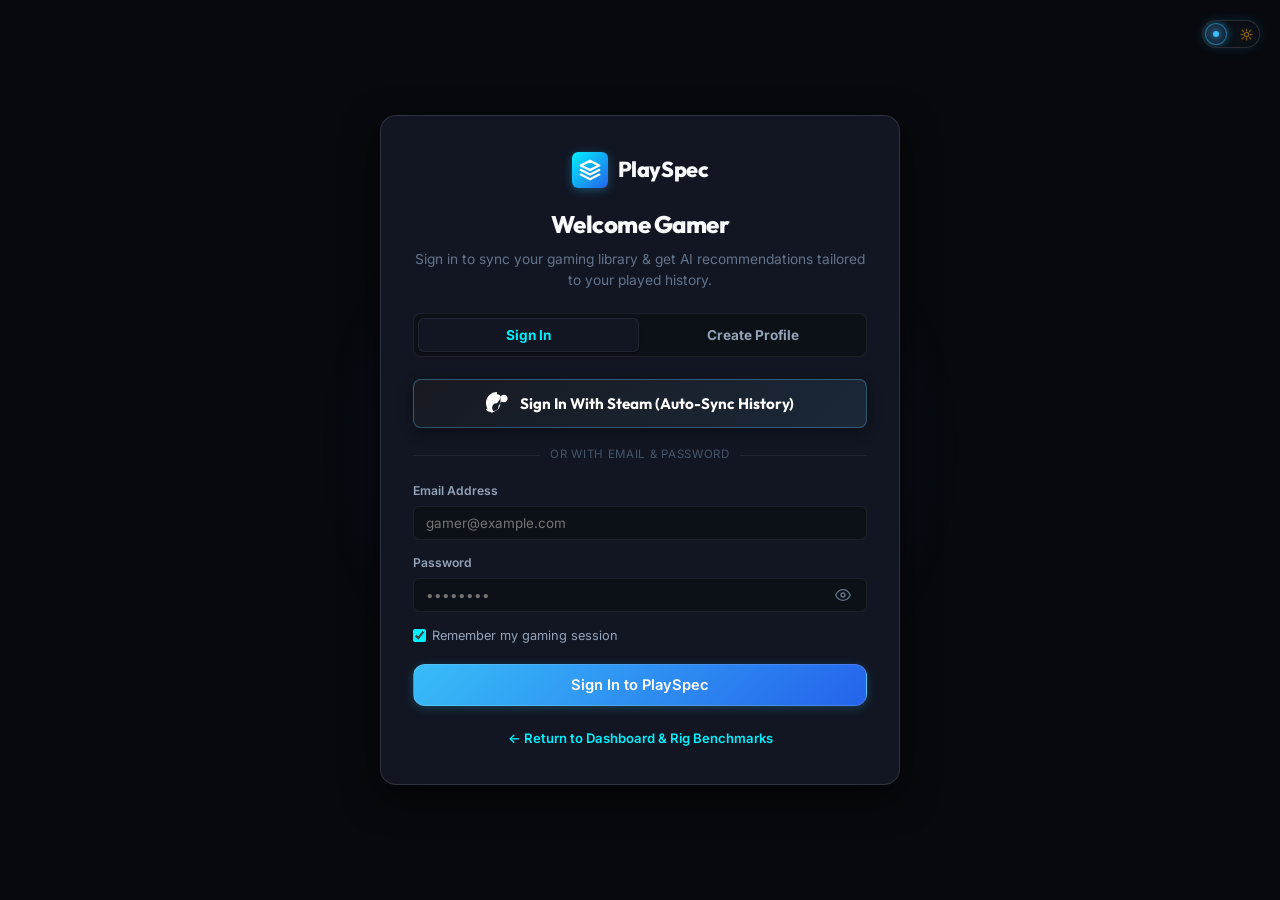
<file: login.html>
<!DOCTYPE html>
<html lang="en">
<head>
  <meta charset="UTF-8" />
  <meta name="viewport" content="width=device-width, initial-scale=1.0" />
  <title>Sign In & Gamer Profile — PlaySpec</title>
  <meta name="description" content="Sign in or create your PlaySpec gamer profile. Select games you've played to unlock personalized AI game recommendations tailored to your gaming history and PC hardware." />
  <link rel="stylesheet" href="styles.css" />
  <link rel="icon" href="data:image/svg+xml,<svg xmlns='http://www.w3.org/2000/svg' viewBox='0 0 100 100'><rect width='100' height='100' rx='20' fill='%2338bdf8'/><path d='M25 50h50M50 25v50' stroke='white' stroke-width='12' stroke-linecap='round'/></svg>" />
  <script>
    (function() {
      const savedTheme = localStorage.getItem('playspec_theme') || 'dark';
      document.documentElement.setAttribute('data-theme', savedTheme);
    })();
  </script>
  <style>
    body {
      background-color: var(--bg-base);
      display: flex;
      align-items: center;
      justify-content: center;
      min-height: 100vh;
      margin: 0;
      padding: 30px 16px;
      position: relative;
      font-family: var(--font-body);
      color: var(--text-primary);
    }

    .auth-bg-glow {
      position: fixed;
      top: 50%;
      left: 50%;
      transform: translate(-50%, -50%);
      width: 650px;
      height: 650px;
      background: radial-gradient(circle, rgba(56, 189, 248, 0.12) 0%, rgba(99, 102, 241, 0.06) 45%, transparent 70%);
      pointer-events: none;
      z-index: 0;
    }

    .auth-card-container {
      background: var(--bg-card);
      border: 1px solid var(--border-medium);
      border-radius: var(--radius-lg);
      padding: 36px 32px;
      width: 100%;
      max-width: 520px;
      box-shadow: var(--shadow-lg);
      position: relative;
      z-index: 1;
      animation: scaleIn 0.22s ease-out;
      backdrop-filter: blur(16px);
    }

    .auth-brand {
      display: flex;
      align-items: center;
      justify-content: center;
      gap: 10px;
      margin-bottom: 18px;
    }

    .auth-logo-glyph {
      width: 36px;
      height: 36px;
      background: linear-gradient(135deg, var(--brand-blue), #2563eb);
      border-radius: var(--radius-xs);
      display: flex;
      align-items: center;
      justify-content: center;
      color: #fff;
      box-shadow: 0 2px 10px rgba(56, 189, 248, 0.35);
    }

    .auth-title {
      font-family: var(--font-heading);
      font-weight: 800;
      font-size: 1.5rem;
      color: var(--text-primary);
      text-align: center;
      margin-bottom: 6px;
      letter-spacing: -0.02em;
    }

    .auth-subtitle {
      color: var(--text-muted);
      font-size: 0.86rem;
      text-align: center;
      margin-bottom: 22px;
      line-height: 1.5;
    }

    /* ── Auth Tabs Switcher ── */
    .auth-tabs {
      display: flex;
      background: var(--bg-surface);
      border: 1px solid var(--border-subtle);
      border-radius: var(--radius-sm);
      padding: 4px;
      margin-bottom: 22px;
      gap: 4px;
    }

    .auth-tab-btn {
      flex: 1;
      padding: 8px 14px;
      border-radius: var(--radius-xs);
      font-size: 0.85rem;
      font-weight: 700;
      color: var(--text-secondary);
      cursor: pointer;
      text-align: center;
      transition: all var(--transition-fast);
      border: none;
      background: transparent;
    }

    .auth-tab-btn:hover {
      color: var(--text-primary);
    }

    .auth-tab-btn.active {
      background: var(--bg-card);
      color: var(--brand-blue);
      box-shadow: var(--shadow-sm);
      border: 1px solid var(--border-subtle);
    }

    /* ── Steam Button ── */
    .steam-auth-btn {
      display: flex;
      align-items: center;
      justify-content: center;
      gap: 12px;
      width: 100%;
      background: linear-gradient(135deg, #171a21, #1b2838);
      color: #ffffff !important;
      border: 1px solid rgba(102, 192, 244, 0.35);
      padding: 12px 18px;
      border-radius: var(--radius-sm);
      font-family: var(--font-heading);
      font-weight: 700;
      font-size: 0.95rem;
      cursor: pointer;
      text-decoration: none;
      transition: var(--transition-fast);
      box-shadow: 0 4px 14px rgba(0, 0, 0, 0.35);
      margin-bottom: 18px;
    }

    .steam-auth-btn:hover {
      background: linear-gradient(135deg, #1b2838, #2a475e);
      border-color: var(--steam-blue);
      transform: translateY(-1px);
    }

    .auth-divider {
      display: flex;
      align-items: center;
      text-align: center;
      color: var(--text-dim);
      font-size: 0.72rem;
      text-transform: uppercase;
      letter-spacing: 0.06em;
      margin: 18px 0;
    }

    .auth-divider::before,
    .auth-divider::after {
      content: '';
      flex: 1;
      border-bottom: 1px solid var(--border-subtle);
    }

    .auth-divider span {
      padding: 0 10px;
    }

    /* ── Form Inputs & Elements ── */
    .input-wrapper {
      position: relative;
      display: flex;
      align-items: center;
    }

    .password-toggle-btn {
      position: absolute;
      right: 12px;
      background: none;
      border: none;
      color: var(--text-muted);
      cursor: pointer;
      display: flex;
      align-items: center;
      justify-content: center;
      padding: 4px;
      transition: color var(--transition-fast);
    }
    .password-toggle-btn:hover {
      color: var(--text-primary);
    }

    .form-alert {
      padding: 10px 14px;
      border-radius: var(--radius-xs);
      font-size: 0.82rem;
      margin-bottom: 14px;
      display: none;
      align-items: center;
      gap: 8px;
    }
    .form-alert.error {
      background: var(--color-danger-bg);
      border: 1px solid var(--color-danger-border);
      color: var(--color-danger);
      display: flex;
    }
    .form-alert.success {
      background: var(--color-success-bg);
      border: 1px solid var(--color-success-border);
      color: var(--color-success);
      display: flex;
    }

    /* ── Played Games Interactive Chip Selector ── */
    .history-section-box {
      background: var(--bg-surface);
      border: 1px solid var(--border-subtle);
      border-radius: var(--radius-md);
      padding: 14px;
      margin: 14px 0;
    }

    .history-header {
      display: flex;
      align-items: center;
      justify-content: space-between;
      margin-bottom: 8px;
    }

    .history-title {
      font-size: 0.82rem;
      font-weight: 700;
      color: var(--text-primary);
      display: flex;
      align-items: center;
      gap: 6px;
    }

    .history-hint {
      font-size: 0.72rem;
      color: var(--text-muted);
      margin-bottom: 10px;
      line-height: 1.4;
    }

    .game-chips-grid {
      display: flex;
      flex-wrap: wrap;
      gap: 6px;
      max-height: 160px;
      overflow-y: auto;
      padding-right: 4px;
      margin-bottom: 10px;
    }

    .game-chip {
      padding: 4px 10px;
      background: var(--bg-card);
      border: 1px solid var(--border-subtle);
      border-radius: var(--radius-full);
      font-size: 0.76rem;
      font-weight: 600;
      color: var(--text-secondary);
      cursor: pointer;
      display: inline-flex;
      align-items: center;
      gap: 5px;
      user-select: none;
      transition: all var(--transition-fast);
    }

    .game-chip:hover {
      border-color: var(--brand-blue);
      color: var(--text-primary);
      transform: translateY(-1px);
    }

    .game-chip.selected {
      background: linear-gradient(135deg, rgba(56, 189, 248, 0.18), rgba(99, 102, 241, 0.15));
      border-color: var(--brand-blue);
      color: var(--brand-blue);
      box-shadow: 0 0 8px var(--brand-blue-glow);
    }

    [data-theme="light"] .game-chip.selected {
      background: #e0f2fe;
      border-color: var(--brand-blue);
      color: #0369a1;
    }

    .custom-game-input-wrap {
      display: flex;
      gap: 6px;
    }

    .custom-game-input {
      flex: 1;
      background: var(--bg-card);
      border: 1px solid var(--border-subtle);
      border-radius: var(--radius-xs);
      padding: 6px 10px;
      font-size: 0.78rem;
      color: var(--text-primary);
      outline: none;
    }
    .custom-game-input:focus {
      border-color: var(--brand-blue);
    }

    .btn-add-game {
      padding: 6px 12px;
      font-size: 0.76rem;
      background: var(--bg-elevated);
      border: 1px solid var(--border-medium);
      color: var(--text-primary);
      border-radius: var(--radius-xs);
      font-weight: 600;
      cursor: pointer;
      transition: all var(--transition-fast);
    }
    .btn-add-game:hover {
      background: var(--brand-blue);
      color: #ffffff;
      border-color: var(--brand-blue);
    }

    .genre-chips-wrap {
      display: flex;
      flex-wrap: wrap;
      gap: 6px;
      margin-top: 6px;
    }

    .genre-chip {
      padding: 3px 8px;
      border-radius: var(--radius-xs);
      font-size: 0.72rem;
      font-weight: 600;
      background: var(--bg-card);
      border: 1px solid var(--border-subtle);
      color: var(--text-muted);
      cursor: pointer;
      transition: all var(--transition-fast);
    }
    .genre-chip:hover {
      color: var(--text-primary);
      border-color: var(--border-medium);
    }
    .genre-chip.selected {
      background: var(--color-purple-bg);
      border-color: var(--color-purple);
      color: var(--color-purple);
    }

    .auth-footer {
      text-align: center;
      margin-top: 22px;
      font-size: 0.82rem;
      color: var(--text-muted);
    }

    .auth-footer a {
      color: var(--brand-blue);
      font-weight: 600;
    }
    .auth-footer a:hover {
      text-decoration: underline;
    }
  </style>
</head>
<body>

  <!-- Floating Theme Toggle Switch -->
  <div style="position: fixed; top: 20px; right: 20px; z-index: 100;">
    <button class="theme-toggle-btn" id="themeToggleBtn" role="switch" aria-checked="false" aria-label="Toggle Dark / Light Theme" title="Toggle Light / Dark Gamer Theme">
      <div class="theme-toggle-track">
        <span class="theme-icon moon-icon" title="Dark Mode (Cyber Ops)">
          <svg viewBox="0 0 24 24" width="13" height="13" fill="currentColor">
            <path d="M21 12.79A9 9 0 1 1 11.21 3 7 7 0 0 0 21 12.79z"></path>
          </svg>
        </span>
        <span class="theme-icon sun-icon" title="Light Mode (Solar Matrix)">
          <svg viewBox="0 0 24 24" width="13" height="13" fill="none" stroke="currentColor" stroke-width="2.5" stroke-linecap="round" stroke-linejoin="round">
            <circle cx="12" cy="12" r="4"></circle>
            <line x1="12" y1="2" x2="12" y2="5"></line>
            <line x1="12" y1="19" x2="12" y2="22"></line>
            <line x1="4.22" y1="4.22" x2="6.34" y2="6.34"></line>
            <line x1="17.66" y1="17.66" x2="19.78" y2="19.78"></line>
            <line x1="2" y1="12" x2="5" y2="12"></line>
            <line x1="19" y1="12" x2="22" y2="12"></line>
            <line x1="4.22" y1="19.78" x2="6.34" y2="17.66"></line>
            <line x1="17.66" y1="6.34" x2="19.78" y2="4.22"></line>
          </svg>
        </span>
        <div class="theme-toggle-thumb">
          <span class="thumb-glow"></span>
        </div>
      </div>
    </button>
  </div>

  <div class="auth-bg-glow"></div>

  <div class="auth-card-container">
    <div class="auth-brand">
      <div class="auth-logo-glyph">
        <svg width="22" height="22" viewBox="0 0 24 24" fill="none" stroke="currentColor" stroke-width="2.5" stroke-linecap="round" stroke-linejoin="round">
          <polygon points="12 2 2 7 12 12 22 7 12 2"></polygon>
          <polyline points="2 17 12 22 22 17"></polyline>
          <polyline points="2 12 12 17 22 12"></polyline>
        </svg>
      </div>
      <span style="font-family:var(--font-heading);font-weight:800;font-size:1.35rem;letter-spacing:-0.02em">PlaySpec</span>
    </div>

    <h1 class="auth-title" id="authHeading">Welcome Gamer</h1>
    <p class="auth-subtitle" id="authSubheading">Sign in to sync your gaming library & get AI recommendations tailored to your played history.</p>

    <!-- Interactive Mode Tabs -->
    <div class="auth-tabs">
      <button type="button" class="auth-tab-btn active" id="tabSignInBtn" onclick="switchAuthTab('login')">
        Sign In
      </button>
      <button type="button" class="auth-tab-btn" id="tabSignUpBtn" onclick="switchAuthTab('register')">
        Create Profile
      </button>
    </div>

    <!-- Alert Box -->
    <div class="form-alert" id="formAlert"></div>

    <!-- Official Steam Fast Login Button -->
    <a href="/api/auth/steam/login" class="steam-auth-btn" id="steamBtn">
      <svg width="22" height="22" viewBox="0 0 512 512" fill="currentColor">
        <path d="M255.9 0C114.6 0 0 114.6 0 256c0 102.7 60 191.1 147 232.8l20-56.1c-15.7-18.4-25.2-42-25.2-67.7 0-56.8 46.1-102.9 102.9-102.9 4.3 0 8.5 .3 12.6 .8l71.4-102.4c0-2.3-.2-4.5-.2-6.8 0-48.4 39.2-87.6 87.6-87.6 48.4 0 87.6 39.2 87.6 87.6s-39.2 87.6-87.6 87.6c-20 0-38.3-6.7-52.9-18l-72.2 103.5c.3 3.6 .4 7.2 .4 10.9 0 56.8-46.1 102.9-102.9 102.9-46.7 0-86-31.2-99.3-73.6l-111 31.9c37 42.1 91 68.6 150.8 68.6 113.3 0 205.1-91.8 205.1-205.1S369.2 51 255.9 51V0z"/>
      </svg>
      Sign In With Steam (Auto-Sync History)
    </a>

    <div class="auth-divider">
      <span>Or with email & password</span>
    </div>

    <!-- Form Section -->
    <form id="authForm" onsubmit="handleAuthSubmit(event)">
      <!-- Username Field (Only on Register) -->
      <div class="rig-input-group" id="usernameGroup" style="display:none; margin-bottom:14px;">
        <label class="rig-input-label">Gamer Call-Sign / Username</label>
        <input type="text" class="rig-input-field" id="authUsername" placeholder="e.g. CyberValkyrie" />
      </div>

      <!-- Email Field -->
      <div class="rig-input-group" style="margin-bottom:14px;">
        <label class="rig-input-label">Email Address</label>
        <input type="email" class="rig-input-field" id="authEmail" placeholder="gamer@example.com" required />
      </div>

      <!-- Password Field with Show/Hide -->
      <div class="rig-input-group" style="margin-bottom:14px;">
        <div style="display:flex; justify-content:space-between; align-items:center;">
          <label class="rig-input-label">Password</label>
        </div>
        <div class="input-wrapper">
          <input type="password" class="rig-input-field" id="authPassword" placeholder="••••••••" style="padding-right:40px; width:100%;" required />
          <button type="button" class="password-toggle-btn" onclick="togglePasswordVisibility('authPassword')" title="Show/Hide password">
            <svg class="svg-icon" viewBox="0 0 24 24" fill="none" stroke="currentColor" stroke-width="2" stroke-linecap="round" stroke-linejoin="round">
              <path d="M1 12s4-8 11-8 11 8 11 8-4 8-11 8-11-8-11-8z"></path>
              <circle cx="12" cy="12" r="3"></circle>
            </svg>
          </button>
        </div>
      </div>

      <!-- PLAYED GAMES & HISTORY SELECTOR (Shown on Register or Profile setup) -->
      <div class="history-section-box" id="playedHistorySection" style="display:none;">
        <div class="history-header">
          <div class="history-title">
            <svg viewBox="0 0 24 24" width="15" height="15" fill="none" stroke="currentColor" stroke-width="2.2"><polygon points="6 3 20 12 6 21 6 3"></polygon></svg>
            Games You've Played & Love
          </div>
          <span class="badge badge-cyan" id="selectedGamesCountBadge">0 selected</span>
        </div>
        <div class="history-hint">
          Pick games you've enjoyed so our AI engine can recommend games based on your gaming taste and PC hardware!
        </div>

        <!-- Popular Game Quick-Select Chips -->
        <div class="game-chips-grid" id="popularGamesChips">
          <div class="game-chip" data-game="Cyberpunk 2077" data-genre="RPG / Open World" onclick="toggleGameChip(this)">Cyberpunk 2077</div>
          <div class="game-chip" data-game="Elden Ring" data-genre="Soulslike / Action RPG" onclick="toggleGameChip(this)">Elden Ring</div>
          <div class="game-chip" data-game="Grand Theft Auto V" data-genre="Open World / Action" onclick="toggleGameChip(this)">GTA V</div>
          <div class="game-chip" data-game="Counter-Strike 2" data-genre="FPS / Competitive" onclick="toggleGameChip(this)">Counter-Strike 2</div>
          <div class="game-chip" data-game="Red Dead Redemption 2" data-genre="Open World / Story" onclick="toggleGameChip(this)">Red Dead Redemption 2</div>
          <div class="game-chip" data-game="The Witcher 3" data-genre="RPG / Story" onclick="toggleGameChip(this)">The Witcher 3</div>
          <div class="game-chip" data-game="Valorant" data-genre="FPS / Tactical" onclick="toggleGameChip(this)">Valorant</div>
          <div class="game-chip" data-game="Baldur's Gate 3" data-genre="CRPG / Strategy" onclick="toggleGameChip(this)">Baldur's Gate 3</div>
          <div class="game-chip" data-game="Black Myth: Wukong" data-genre="Action RPG / Soulslike" onclick="toggleGameChip(this)">Black Myth: Wukong</div>
          <div class="game-chip" data-game="God of War" data-genre="Action-Adventure" onclick="toggleGameChip(this)">God of War</div>
          <div class="game-chip" data-game="Forza Horizon 5" data-genre="Racing / Open World" onclick="toggleGameChip(this)">Forza Horizon 5</div>
          <div class="game-chip" data-game="Apex Legends" data-genre="Battle Royale / FPS" onclick="toggleGameChip(this)">Apex Legends</div>
          <div class="game-chip" data-game="Minecraft" data-genre="Sandbox / Survival" onclick="toggleGameChip(this)">Minecraft</div>
          <div class="game-chip" data-game="Helldivers 2" data-genre="Co-op Shooter" onclick="toggleGameChip(this)">Helldivers 2</div>
          <div class="game-chip" data-game="Hogwarts Legacy" data-genre="Action RPG / Magic" onclick="toggleGameChip(this)">Hogwarts Legacy</div>
        </div>

        <!-- Custom Game Input -->
        <div class="custom-game-input-wrap">
          <input type="text" class="custom-game-input" id="customGameInput" placeholder="Add custom game (e.g. Dark Souls, Rust)..." onkeydown="if(event.key==='Enter'){event.preventDefault();addCustomGame();}" />
          <button type="button" class="btn-add-game" onclick="addCustomGame()">+ Add</button>
        </div>

        <!-- Favorite Genres Section -->
        <div style="margin-top:12px;">
          <div class="rig-input-label" style="font-size:0.75rem; margin-bottom:4px;">Favorite Genres</div>
          <div class="genre-chips-wrap">
            <span class="genre-chip" data-genre="RPG" onclick="toggleGenreChip(this)">RPG</span>
            <span class="genre-chip" data-genre="FPS / Shooter" onclick="toggleGenreChip(this)">FPS / Shooter</span>
            <span class="genre-chip" data-genre="Open World" onclick="toggleGenreChip(this)">Open World</span>
            <span class="genre-chip" data-genre="Soulslike" onclick="toggleGenreChip(this)">Soulslike</span>
            <span class="genre-chip" data-genre="Action-Adventure" onclick="toggleGenreChip(this)">Action</span>
            <span class="genre-chip" data-genre="Racing" onclick="toggleGenreChip(this)">Racing</span>
            <span class="genre-chip" data-genre="Strategy / RTS" onclick="toggleGenreChip(this)">Strategy</span>
            <span class="genre-chip" data-genre="Battle Royale" onclick="toggleGenreChip(this)">Battle Royale</span>
            <span class="genre-chip" data-genre="Survival" onclick="toggleGenreChip(this)">Survival</span>
          </div>
        </div>
      </div>

      <!-- Remember session -->
      <div style="display:flex; align-items:center; justify-content:space-between; margin-bottom:18px; font-size:0.8rem; color:var(--text-secondary);">
        <label style="display:flex; align-items:center; gap:6px; cursor:pointer;">
          <input type="checkbox" id="rememberMe" checked style="accent-color:var(--brand-blue);" />
          Remember my gaming session
        </label>
      </div>

      <!-- Submit Button -->
      <button type="submit" class="btn btn-primary btn-lg" id="submitAuthBtn" style="width:100%;">
        Sign In to PlaySpec
      </button>
    </form>

    <div class="auth-footer">
      <a href="/index.html">← Return to Dashboard & Rig Benchmarks</a>
    </div>
  </div>

  <script>
    let currentMode = 'login';
    const selectedPlayedGames = new Set();
    const selectedGenres = new Set();

    function switchAuthTab(mode) {
      currentMode = mode;
      const tabSignIn = document.getElementById('tabSignInBtn');
      const tabSignUp = document.getElementById('tabSignUpBtn');
      const usernameGroup = document.getElementById('usernameGroup');
      const playedHistorySection = document.getElementById('playedHistorySection');
      const authHeading = document.getElementById('authHeading');
      const authSubheading = document.getElementById('authSubheading');
      const submitBtn = document.getElementById('submitAuthBtn');
      const alertBox = document.getElementById('formAlert');
      alertBox.className = 'form-alert';
      alertBox.textContent = '';

      if (mode === 'register') {
        tabSignIn.classList.remove('active');
        tabSignUp.classList.add('active');
        usernameGroup.style.display = 'block';
        playedHistorySection.style.display = 'block';
        authHeading.textContent = 'Join PlaySpec';
        authSubheading.textContent = 'Create your gamer profile to get AI game recommendations based on your played history!';
        submitBtn.textContent = 'Create Account & Get Personalized Recommendations 🎮';
      } else {
        tabSignUp.classList.remove('active');
        tabSignIn.classList.add('active');
        usernameGroup.style.display = 'none';
        playedHistorySection.style.display = 'none';
        authHeading.textContent = 'Welcome Gamer';
        authSubheading.textContent = 'Sign in to sync your gaming library & get AI recommendations tailored to your played history.';
        submitBtn.textContent = 'Sign In to PlaySpec';
      }
    }

    function togglePasswordVisibility(inputId) {
      const field = document.getElementById(inputId);
      if (field) {
        field.type = field.type === 'password' ? 'text' : 'password';
      }
    }

    function toggleGameChip(el) {
      const gameName = el.dataset.game;
      const genre = el.dataset.genre || '';
      if (selectedPlayedGames.has(gameName)) {
        selectedPlayedGames.delete(gameName);
        el.classList.remove('selected');
      } else {
        selectedPlayedGames.add(gameName);
        el.classList.add('selected');
      }
      updateHistoryBadge();
    }

    function toggleGenreChip(el) {
      const genre = el.dataset.genre;
      if (selectedGenres.has(genre)) {
        selectedGenres.delete(genre);
        el.classList.remove('selected');
      } else {
        selectedGenres.add(genre);
        el.classList.add('selected');
      }
    }

    function addCustomGame() {
      const input = document.getElementById('customGameInput');
      const val = input.value.trim();
      if (!val) return;

      if (!selectedPlayedGames.has(val)) {
        selectedPlayedGames.add(val);
        const container = document.getElementById('popularGamesChips');
        const chip = document.createElement('div');
        chip.className = 'game-chip selected';
        chip.dataset.game = val;
        chip.textContent = val;
        chip.onclick = function() { toggleGameChip(this); };
        container.prepend(chip);
        updateHistoryBadge();
      }
      input.value = '';
    }

    function updateHistoryBadge() {
      const badge = document.getElementById('selectedGamesCountBadge');
      if (badge) {
        badge.textContent = `${selectedPlayedGames.size} game${selectedPlayedGames.size === 1 ? '' : 's'} selected`;
      }
    }

    function showAlert(msg, type = 'error') {
      const alertBox = document.getElementById('formAlert');
      alertBox.textContent = msg;
      alertBox.className = `form-alert ${type}`;
    }

    // Audio click effect
    function playSwitchSound() {
      try {
        const AudioCtx = window.AudioContext || window.webkitAudioContext;
        if (!AudioCtx) return;
        const ctx = new AudioCtx();
        const osc = ctx.createOscillator();
        const gain = ctx.createGain();
        osc.type = 'sine';
        osc.frequency.setValueAtTime(850, ctx.currentTime);
        osc.frequency.exponentialRampToValueAtTime(220, ctx.currentTime + 0.04);
        gain.gain.setValueAtTime(0.04, ctx.currentTime);
        gain.gain.exponentialRampToValueAtTime(0.001, ctx.currentTime + 0.04);
        osc.connect(gain);
        gain.connect(ctx.destination);
        osc.start();
        osc.stop(ctx.currentTime + 0.04);
      } catch (e) {}
    }

    function initTheme() {
      const toggleBtn = document.getElementById('themeToggleBtn');
      const currentTheme = localStorage.getItem('playspec_theme') || 'dark';
      document.documentElement.setAttribute('data-theme', currentTheme);
      if (toggleBtn) {
        toggleBtn.setAttribute('aria-checked', currentTheme === 'light' ? 'true' : 'false');
        toggleBtn.setAttribute('title', currentTheme === 'light' ? 'Switch to Dark Mode (Cyber Ops)' : 'Switch to Light Mode (Solar Matrix)');
        toggleBtn.addEventListener('click', () => {
          playSwitchSound();
          const activeTheme = document.documentElement.getAttribute('data-theme') || 'dark';
          const newTheme = activeTheme === 'light' ? 'dark' : 'light';
          document.documentElement.setAttribute('data-theme', newTheme);
          localStorage.setItem('playspec_theme', newTheme);
          toggleBtn.setAttribute('aria-checked', newTheme === 'light' ? 'true' : 'false');
          toggleBtn.setAttribute('title', newTheme === 'light' ? 'Switch to Dark Mode (Cyber Ops)' : 'Switch to Light Mode (Solar Matrix)');
        });
      }
    }
    initTheme();

    async function handleAuthSubmit(e) {
      e.preventDefault();
      const email = document.getElementById('authEmail').value.trim().toLowerCase();
      const password = document.getElementById('authPassword').value;
      const username = document.getElementById('authUsername').value.trim();
      const submitBtn = document.getElementById('submitAuthBtn');

      submitBtn.disabled = true;
      submitBtn.textContent = 'Authenticating...';

      if (currentMode === 'register') {
        const payload = {
          email,
          password,
          username: username || email.split('@')[0],
          played_games: Array.from(selectedPlayedGames),
          favorite_genres: Array.from(selectedGenres)
        };

        try {
          const res = await fetch('/api/auth/register', {
            method: 'POST',
            headers: { 'Content-Type': 'application/json' },
            body: JSON.stringify(payload)
          });
          const data = await res.json();
          if (res.ok && data.token) {
            localStorage.setItem('playspec_token', data.token);
            localStorage.setItem('playspec_user', JSON.stringify(data.user));
            if (payload.played_games.length > 0) {
              localStorage.setItem('playspec_played_games', JSON.stringify(payload.played_games));
            }
            showAlert('Registration successful! Redirecting to your personalized dashboard...', 'success');
            setTimeout(() => {
              window.location.href = '/index.html';
            }, 800);
          } else {
            showAlert(data.error || 'Registration failed.');
            submitBtn.disabled = false;
            submitBtn.textContent = 'Create Account & Get Personalized Recommendations 🎮';
          }
        } catch (err) {
          showAlert('Server connection error. Please try again.');
          submitBtn.disabled = false;
          submitBtn.textContent = 'Create Account & Get Personalized Recommendations 🎮';
        }
      } else {
        // Sign In
        try {
          const res = await fetch('/api/auth/login', {
            method: 'POST',
            headers: { 'Content-Type': 'application/json' },
            body: JSON.stringify({ email, password })
          });
          const data = await res.json();
          if (res.ok && data.token) {
            localStorage.setItem('playspec_token', data.token);
            localStorage.setItem('playspec_user', JSON.stringify(data.user));
            if (data.user && data.user.played_games) {
              localStorage.setItem('playspec_played_games', JSON.stringify(data.user.played_games));
            }
            showAlert('Signed in successfully! Redirecting...', 'success');
            setTimeout(() => {
              window.location.href = '/index.html';
            }, 600);
          } else {
            showAlert(data.error || 'Invalid credentials.');
            submitBtn.disabled = false;
            submitBtn.textContent = 'Sign In to PlaySpec';
          }
        } catch (err) {
          showAlert('Server unreachable. Please check your connection.');
          submitBtn.disabled = false;
          submitBtn.textContent = 'Sign In to PlaySpec';
        }
      }
    }
  </script>
</body>
</html>
</file>
<file: styles.css>
/* ==========================================================================
   PlaySpec — Minimal & Professional Gaming Intelligence Design System
   Modern dark-slate palette, refined typography, sleek micro-interactions
   ========================================================================== */

@import url('https://fonts.googleapis.com/css2?family=Inter:wght@300;400;500;600;700;800;900&family=Outfit:wght@500;600;700;800;900&family=Rajdhani:wght@600;700;800&family=Orbitron:wght@600;700;800;900&family=JetBrains+Mono:wght@400;500;600;700;800&display=swap');

/* ── Global Custom Design Tokens ── */
:root {
  /* Slate / Obsidian Surfaces */
  --bg-base: #07090e;
  --bg-surface: #0c1017;
  --bg-card: #111622;
  --bg-card-hover: #161e2e;
  --bg-elevated: #1a2333;
  --bg-subtle: #222d42;
  --bg-overlay: rgba(7, 9, 14, 0.88);
  --bg-glass: rgba(12, 16, 23, 0.85);
  --bg-glass-card: rgba(17, 22, 34, 0.7);

  /* Primary Brand & Cyber Palette */
  --brand-blue: #00f0ff;
  --brand-blue-hover: #38f4ff;
  --brand-blue-glow: rgba(0, 240, 255, 0.3);
  --brand-cyan: #00f0ff;
  --brand-cyan-bright: #00e5ff;
  --brand-cyan-glow: rgba(0, 240, 255, 0.35);
  --brand-indigo: #6366f1;
  --steam-blue: #66c0f4;
  --steam-dark: #171a21;
  --steam-navy: #1b2838;
  --steam-hover: #2a475e;

  /* Semantic Status Colors */
  --color-success: #00ff88;
  --color-success-bg: rgba(0, 255, 136, 0.1);
  --color-success-border: rgba(0, 255, 136, 0.25);
  --color-warning: #f59e0b;
  --color-warning-bg: rgba(245, 158, 11, 0.1);
  --color-warning-border: rgba(245, 158, 11, 0.25);
  --color-danger: #ef4444;
  --color-danger-bg: rgba(239, 68, 68, 0.1);
  --color-danger-border: rgba(239, 68, 68, 0.25);
  --color-purple: #c084fc;
  --color-purple-bg: rgba(192, 132, 252, 0.1);
  --color-cyan: #00f0ff;
  --color-cyan-bg: rgba(0, 240, 255, 0.1);

  /* Typography Colors */
  --text-primary: #f8fafc;
  --text-secondary: #94a3b8;
  --text-muted: #64748b;
  --text-dim: #475569;

  /* Borders & Dividers */
  --border-subtle: rgba(255, 255, 255, 0.07);
  --border-medium: rgba(255, 255, 255, 0.12);
  --border-strong: rgba(255, 255, 255, 0.2);
  --border-brand: rgba(56, 189, 248, 0.35);

  /* Fonts */
  --font-body: 'Inter', -apple-system, BlinkMacSystemFont, 'Segoe UI', Roboto, sans-serif;
  --font-heading: 'Outfit', var(--font-body);
  --font-mono: 'JetBrains Mono', monospace;

  /* Spacing */
  --space-2xs: 4px;
  --space-xs: 8px;
  --space-sm: 12px;
  --space-md: 16px;
  --space-lg: 20px;
  --space-xl: 28px;
  --space-2xl: 40px;
  --space-3xl: 60px;
  --space-4xl: 80px;

  /* Radii */
  --radius-xs: 6px;
  --radius-sm: 8px;
  --radius-md: 12px;
  --radius-lg: 16px;
  --radius-xl: 20px;
  --radius-full: 9999px;

  /* Shadows */
  --shadow-sm: 0 1px 2px rgba(0, 0, 0, 0.3);
  --shadow-md: 0 4px 16px rgba(0, 0, 0, 0.45);
  --shadow-lg: 0 12px 36px rgba(0, 0, 0, 0.55);
  --shadow-glow: 0 0 28px rgba(56, 189, 248, 0.15);

  /* Transitions */
  --transition-fast: 150ms cubic-bezier(0.16, 1, 0.3, 1);
  --transition-base: 220ms cubic-bezier(0.16, 1, 0.3, 1);
  --transition-smooth: 320ms cubic-bezier(0.16, 1, 0.3, 1);

  /* Layout */
  --max-width: 1280px;
  --navbar-height: 64px;
}

/* ── Light Gamer Theme (Mercury / Titanium Edition) ── */
[data-theme="light"] {
  /* Crisp Platinum & Frosted Surfaces */
  --bg-base: #f0f4f9;
  --bg-surface: #ffffff;
  --bg-card: #ffffff;
  --bg-card-hover: #f8fafc;
  --bg-elevated: #e2e8f0;
  --bg-subtle: #cbd5e1;
  --bg-overlay: rgba(15, 23, 42, 0.65);
  --bg-glass: rgba(255, 255, 255, 0.88);
  --bg-glass-card: rgba(255, 255, 255, 0.94);

  /* Primary Brand & Steam Palette */
  --brand-blue: #0284c7;
  --brand-blue-hover: #0369a1;
  --brand-blue-glow: rgba(2, 132, 199, 0.22);
  --brand-indigo: #4f46e5;
  --steam-blue: #0284c7;
  --steam-dark: #0f172a;
  --steam-navy: #1e293b;
  --steam-hover: #334155;

  /* Semantic Status Colors */
  --color-success: #059669;
  --color-success-bg: rgba(16, 185, 129, 0.12);
  --color-success-border: rgba(16, 185, 129, 0.3);
  --color-warning: #d97706;
  --color-warning-bg: rgba(245, 158, 11, 0.12);
  --color-warning-border: rgba(245, 158, 11, 0.3);
  --color-danger: #dc2626;
  --color-danger-bg: rgba(239, 68, 68, 0.12);
  --color-danger-border: rgba(239, 68, 68, 0.3);
  --color-purple: #7c3aed;
  --color-purple-bg: rgba(124, 58, 237, 0.12);
  --color-cyan: #0891b2;
  --color-cyan-bg: rgba(8, 145, 178, 0.12);

  /* Typography Colors */
  --text-primary: #0f172a;
  --text-secondary: #334155;
  --text-muted: #64748b;
  --text-dim: #94a3b8;

  /* Borders & Dividers */
  --border-subtle: rgba(15, 23, 42, 0.08);
  --border-medium: rgba(15, 23, 42, 0.15);
  --border-strong: rgba(15, 23, 42, 0.25);
  --border-brand: rgba(2, 132, 199, 0.45);

  /* Shadows */
  --shadow-sm: 0 1px 3px rgba(15, 23, 42, 0.06);
  --shadow-md: 0 4px 16px rgba(15, 23, 42, 0.08), 0 1px 3px rgba(15, 23, 42, 0.04);
  --shadow-lg: 0 12px 32px rgba(15, 23, 42, 0.12), 0 2px 6px rgba(15, 23, 42, 0.06);
  --shadow-glow: 0 0 24px rgba(2, 132, 199, 0.16);
}

/* ── Theme 1: Cyberpunk Neon (Night City Edition) ── */
[data-theme="cyberpunk"] {
  --bg-base: #06070d;
  --bg-surface: #0c0d18;
  --bg-card: #121422;
  --bg-card-hover: #191c2f;
  --bg-elevated: #1f233b;
  --bg-subtle: #2b304f;
  --bg-overlay: rgba(6, 7, 13, 0.9);
  --bg-glass: rgba(12, 13, 24, 0.88);
  --bg-glass-card: rgba(18, 20, 34, 0.72);

  --brand-blue: #00f0ff;
  --brand-blue-hover: #38f4ff;
  --brand-blue-glow: rgba(0, 240, 255, 0.3);
  --brand-indigo: #ff007f;
  --steam-blue: #00f0ff;
  --steam-dark: #0c0d18;
  --steam-navy: #191c2f;
  --steam-hover: #272c4a;

  --color-success: #00ff9f;
  --color-success-bg: rgba(0, 255, 159, 0.12);
  --color-success-border: rgba(0, 255, 159, 0.35);
  --color-warning: #ffe600;
  --color-warning-bg: rgba(255, 230, 0, 0.12);
  --color-warning-border: rgba(255, 230, 0, 0.35);
  --color-danger: #ff0055;
  --color-danger-bg: rgba(255, 0, 85, 0.12);
  --color-danger-border: rgba(255, 0, 85, 0.35);
  --color-purple: #d946ef;
  --color-purple-bg: rgba(217, 70, 239, 0.12);
  --color-cyan: #00f0ff;
  --color-cyan-bg: rgba(0, 240, 255, 0.15);

  --text-primary: #ffffff;
  --text-secondary: #cbd5e1;
  --text-muted: #94a3b8;
  --text-dim: #64748b;

  --border-subtle: rgba(0, 240, 255, 0.15);
  --border-medium: rgba(255, 0, 127, 0.28);
  --border-strong: rgba(0, 240, 255, 0.4);
  --border-brand: rgba(0, 240, 255, 0.55);
  --shadow-glow: 0 0 32px rgba(0, 240, 255, 0.22);
}

/* ── Theme 2: ROG Crimson (Republic of Gamers) ── */
[data-theme="rog"] {
  --bg-base: #090a0d;
  --bg-surface: #0f1116;
  --bg-card: #151820;
  --bg-card-hover: #1d212c;
  --bg-elevated: #242937;
  --bg-subtle: #2f3547;
  --bg-overlay: rgba(9, 10, 13, 0.92);
  --bg-glass: rgba(15, 17, 22, 0.88);
  --bg-glass-card: rgba(21, 24, 32, 0.72);

  --brand-blue: #ff1e42;
  --brand-blue-hover: #ff4765;
  --brand-blue-glow: rgba(255, 30, 66, 0.35);
  --brand-indigo: #ff4757;
  --steam-blue: #ff2a4b;
  --steam-dark: #0f1116;
  --steam-navy: #221417;
  --steam-hover: #361a20;

  --color-success: #2ed573;
  --color-success-bg: rgba(46, 213, 115, 0.12);
  --color-success-border: rgba(46, 213, 115, 0.35);
  --color-warning: #ffa502;
  --color-warning-bg: rgba(255, 165, 2, 0.12);
  --color-warning-border: rgba(255, 165, 2, 0.35);
  --color-danger: #ff1e42;
  --color-danger-bg: rgba(255, 30, 66, 0.15);
  --color-danger-border: rgba(255, 30, 66, 0.4);
  --color-purple: #ff4757;
  --color-purple-bg: rgba(255, 71, 87, 0.12);
  --color-cyan: #ff6b81;
  --color-cyan-bg: rgba(255, 107, 129, 0.12);

  --text-primary: #f8fafc;
  --text-secondary: #cbd5e1;
  --text-muted: #94a3b8;
  --text-dim: #64748b;

  --border-subtle: rgba(255, 30, 66, 0.14);
  --border-medium: rgba(255, 30, 66, 0.28);
  --border-strong: rgba(255, 30, 66, 0.45);
  --border-brand: rgba(255, 30, 66, 0.6);
  --shadow-glow: 0 0 32px rgba(255, 30, 66, 0.25);
}

/* ── Theme 3: Razer Emerald (Matrix Venom) ── */
[data-theme="matrix"] {
  --bg-base: #040805;
  --bg-surface: #08100a;
  --bg-card: #0d1a10;
  --bg-card-hover: #132417;
  --bg-elevated: #1a301f;
  --bg-subtle: #224029;
  --bg-overlay: rgba(4, 8, 5, 0.92);
  --bg-glass: rgba(8, 16, 10, 0.88);
  --bg-glass-card: rgba(13, 26, 16, 0.72);

  --brand-blue: #00ff66;
  --brand-blue-hover: #33ff85;
  --brand-blue-glow: rgba(0, 255, 102, 0.32);
  --brand-indigo: #10b981;
  --steam-blue: #00ff66;
  --steam-dark: #08100a;
  --steam-navy: #0b1f11;
  --steam-hover: #12331c;

  --color-success: #00ff66;
  --color-success-bg: rgba(0, 255, 102, 0.15);
  --color-success-border: rgba(0, 255, 102, 0.4);
  --color-warning: #facc15;
  --color-warning-bg: rgba(250, 204, 21, 0.12);
  --color-warning-border: rgba(250, 204, 21, 0.35);
  --color-danger: #ef4444;
  --color-danger-bg: rgba(239, 68, 68, 0.12);
  --color-danger-border: rgba(239, 68, 68, 0.35);
  --color-purple: #10b981;
  --color-purple-bg: rgba(16, 185, 129, 0.12);
  --color-cyan: #00ffcc;
  --color-cyan-bg: rgba(0, 255, 204, 0.15);

  --text-primary: #f0fdf4;
  --text-secondary: #bbf7d0;
  --text-muted: #86efac;
  --text-dim: #4ade80;

  --border-subtle: rgba(0, 255, 102, 0.15);
  --border-medium: rgba(0, 255, 102, 0.28);
  --border-strong: rgba(0, 255, 102, 0.45);
  --border-brand: rgba(0, 255, 102, 0.6);
  --shadow-glow: 0 0 32px rgba(0, 255, 102, 0.25);
}

/* ── Theme 4: Chroma Synthwave (Neon Violet & Sunset Pink) ── */
[data-theme="synthwave"] {
  --bg-base: #0a0614;
  --bg-surface: #100a20;
  --bg-card: #170e2d;
  --bg-card-hover: #20133d;
  --bg-elevated: #28184d;
  --bg-subtle: #352166;
  --bg-overlay: rgba(10, 6, 20, 0.9);
  --bg-glass: rgba(16, 10, 32, 0.88);
  --bg-glass-card: rgba(23, 14, 45, 0.72);

  --brand-blue: #c084fc;
  --brand-blue-hover: #d8b4fe;
  --brand-blue-glow: rgba(192, 132, 252, 0.35);
  --brand-indigo: #ec4899;
  --steam-blue: #e879f9;
  --steam-dark: #100a20;
  --steam-navy: #1f0f35;
  --steam-hover: #311854;

  --color-success: #34d399;
  --color-success-bg: rgba(52, 211, 153, 0.12);
  --color-success-border: rgba(52, 211, 153, 0.35);
  --color-warning: #fbbf24;
  --color-warning-bg: rgba(251, 191, 36, 0.12);
  --color-warning-border: rgba(251, 191, 36, 0.35);
  --color-danger: #f43f5e;
  --color-danger-bg: rgba(244, 63, 94, 0.15);
  --color-danger-border: rgba(244, 63, 94, 0.4);
  --color-purple: #c084fc;
  --color-purple-bg: rgba(192, 132, 252, 0.15);
  --color-cyan: #38bdf8;
  --color-cyan-bg: rgba(56, 189, 248, 0.15);

  --text-primary: #faf5ff;
  --text-secondary: #e9d5ff;
  --text-muted: #c084fc;
  --text-dim: #a855f7;

  --border-subtle: rgba(192, 132, 252, 0.16);
  --border-medium: rgba(236, 72, 153, 0.28);
  --border-strong: rgba(192, 132, 252, 0.45);
  --border-brand: rgba(192, 132, 252, 0.6);
  --shadow-glow: 0 0 32px rgba(192, 132, 252, 0.28);
}

/* ── Theme 5: Stealth OLED (Pitch Black & Ice Tactical Blue) ── */
[data-theme="stealth"] {
  --bg-base: #000000;
  --bg-surface: #070707;
  --bg-card: #0e0e0e;
  --bg-card-hover: #161616;
  --bg-elevated: #1e1e1e;
  --bg-subtle: #282828;
  --bg-overlay: rgba(0, 0, 0, 0.96);
  --bg-glass: rgba(7, 7, 7, 0.92);
  --bg-glass-card: rgba(14, 14, 14, 0.88);

  --brand-blue: #38bdf8;
  --brand-blue-hover: #7dd3fc;
  --brand-blue-glow: rgba(56, 189, 248, 0.28);
  --brand-indigo: #818cf8;
  --steam-blue: #38bdf8;
  --steam-dark: #070707;
  --steam-navy: #111111;
  --steam-hover: #1e1e1e;

  --color-success: #22c55e;
  --color-success-bg: rgba(34, 197, 94, 0.12);
  --color-success-border: rgba(34, 197, 94, 0.35);
  --color-warning: #eab308;
  --color-warning-bg: rgba(234, 179, 8, 0.12);
  --color-warning-border: rgba(234, 179, 8, 0.35);
  --color-danger: #ef4444;
  --color-danger-bg: rgba(239, 68, 68, 0.12);
  --color-danger-border: rgba(239, 68, 68, 0.35);
  --color-purple: #a855f7;
  --color-purple-bg: rgba(168, 85, 247, 0.12);
  --color-cyan: #38bdf8;
  --color-cyan-bg: rgba(56, 189, 248, 0.12);

  --text-primary: #ffffff;
  --text-secondary: #a1a1aa;
  --text-muted: #71717a;
  --text-dim: #52525b;

  --border-subtle: rgba(255, 255, 255, 0.1);
  --border-medium: rgba(255, 255, 255, 0.2);
  --border-strong: rgba(255, 255, 255, 0.32);
  --border-brand: rgba(56, 189, 248, 0.5);
  --shadow-glow: 0 0 28px rgba(56, 189, 248, 0.2);
}

/* ── Base Reset ── */
*, *::before, *::after {
  box-sizing: border-box;
  margin: 0;
  padding: 0;
}

html {
  scroll-behavior: smooth;
  -webkit-font-smoothing: antialiased;
  -moz-osx-font-smoothing: grayscale;
}

body {
  font-family: var(--font-body);
  background-color: var(--bg-base);
  color: var(--text-primary);
  line-height: 1.55;
  min-height: 100vh;
  overflow-x: hidden;
}

a {
  color: inherit;
  text-decoration: none;
}

button {
  cursor: pointer;
  border: none;
  background: none;
  font-family: inherit;
  color: inherit;
}

input, select, textarea {
  font-family: inherit;
  color: inherit;
}

/* ── Custom Scrollbars ── */
::-webkit-scrollbar {
  width: 6px;
  height: 6px;
}
::-webkit-scrollbar-track {
  background: var(--bg-base);
}
::-webkit-scrollbar-thumb {
  background: var(--bg-subtle);
  border-radius: var(--radius-full);
}
::-webkit-scrollbar-thumb:hover {
  background: var(--text-dim);
}

/* ── Global Layout Containers ── */
.container {
  max-width: var(--max-width);
  margin: 0 auto;
  padding: 0 var(--space-lg);
}

.section {
  padding: var(--space-3xl) 0;
  position: relative;
}

.section-header {
  display: flex;
  align-items: center;
  justify-content: space-between;
  margin-bottom: var(--space-xl);
  flex-wrap: wrap;
  gap: var(--space-sm);
}

.section-title-wrap {
  display: flex;
  flex-direction: column;
  gap: 4px;
}

.section-title {
  font-family: var(--font-heading);
  font-size: 1.35rem;
  font-weight: 700;
  color: var(--text-primary);
  display: flex;
  align-items: center;
  gap: 10px;
  letter-spacing: -0.02em;
}

.section-subtitle {
  font-size: 0.85rem;
  color: var(--text-muted);
}

.section-link {
  font-size: 0.82rem;
  font-weight: 500;
  color: var(--brand-blue);
  display: inline-flex;
  align-items: center;
  gap: 4px;
  transition: var(--transition-fast);
}
.section-link:hover {
  color: var(--text-primary);
  transform: translateX(2px);
}

/* ── SVG Icons ── */
.svg-icon {
  width: 16px;
  height: 16px;
  display: inline-block;
  vertical-align: middle;
  flex-shrink: 0;
}
.svg-stroke {
  fill: none;
  stroke: currentColor;
  stroke-width: 2;
  stroke-linecap: round;
  stroke-linejoin: round;
}

/* ── Buttons System ── */
.btn {
  display: inline-flex;
  align-items: center;
  justify-content: center;
  gap: 8px;
  padding: 8px 16px;
  border-radius: var(--radius-sm);
  font-size: 0.86rem;
  font-weight: 600;
  transition: var(--transition-fast);
  white-space: nowrap;
  user-select: none;
}

.btn-lg {
  padding: 11px 22px;
  font-size: 0.92rem;
  border-radius: var(--radius-md);
}

.btn-sm {
  padding: 5px 12px;
  font-size: 0.78rem;
  border-radius: var(--radius-xs);
}

.btn-primary {
  background: linear-gradient(135deg, #38bdf8, #2563eb);
  color: #ffffff;
  box-shadow: 0 2px 10px rgba(56, 189, 248, 0.25);
  border: 1px solid rgba(255, 255, 255, 0.15);
}
.btn-primary:hover {
  background: linear-gradient(135deg, #60a5fa, #1d4ed8);
  box-shadow: 0 4px 16px rgba(56, 189, 248, 0.35);
  transform: translateY(-1px);
}

.btn-secondary {
  background: var(--bg-surface);
  color: var(--text-primary);
  border: 1px solid var(--border-medium);
}
.btn-secondary:hover {
  background: var(--bg-card-hover);
  border-color: var(--border-strong);
  color: #ffffff;
  transform: translateY(-1px);
}

.btn-ghost {
  background: transparent;
  color: var(--text-secondary);
  border: 1px solid transparent;
}
.btn-ghost:hover {
  color: var(--text-primary);
  background: rgba(255, 255, 255, 0.05);
}

.btn-steam {
  background: linear-gradient(135deg, #171a21, #1b2838);
  color: #ffffff;
  border: 1px solid rgba(102, 192, 244, 0.3);
  box-shadow: 0 2px 10px rgba(0, 0, 0, 0.35);
}
.btn-steam:hover {
  background: linear-gradient(135deg, #1b2838, #2a475e);
  border-color: var(--steam-blue);
  transform: translateY(-1px);
}

.btn-danger {
  background: var(--color-danger-bg);
  color: var(--color-danger);
  border: 1px solid var(--color-danger-border);
}
.btn-danger:hover {
  background: var(--color-danger);
  color: #ffffff;
}

/* ── Badges & Chips ── */
.badge {
  display: inline-flex;
  align-items: center;
  gap: 5px;
  padding: 3px 8px;
  border-radius: var(--radius-full);
  font-size: 0.72rem;
  font-weight: 600;
  letter-spacing: 0.02em;
}

.badge-dot {
  width: 6px;
  height: 6px;
  border-radius: 50%;
}

.badge-success {
  background: var(--color-success-bg);
  color: var(--color-success);
  border: 1px solid var(--color-success-border);
}
.badge-success .badge-dot {
  background: var(--color-success);
}

.badge-warning {
  background: var(--color-warning-bg);
  color: var(--color-warning);
  border: 1px solid var(--color-warning-border);
}
.badge-warning .badge-dot {
  background: var(--color-warning);
}

.badge-danger {
  background: var(--color-danger-bg);
  color: var(--color-danger);
  border: 1px solid var(--color-danger-border);
}
.badge-danger .badge-dot {
  background: var(--color-danger);
}

.badge-cyan {
  background: var(--color-cyan-bg);
  color: var(--color-cyan);
  border: 1px solid rgba(6, 182, 212, 0.25);
}

.badge-purple {
  background: var(--color-purple-bg);
  color: var(--color-purple);
  border: 1px solid rgba(168, 85, 247, 0.25);
}

.compat-badge {
  display: inline-flex;
  align-items: center;
  gap: 5px;
  padding: 2px 7px;
  border-radius: var(--radius-xs);
  font-size: 0.72rem;
  font-weight: 600;
  letter-spacing: -0.01em;
}

.compat-badge.excellent {
  background: var(--color-success-bg);
  color: var(--color-success);
  border: 1px solid var(--color-success-border);
}

.compat-badge.playable {
  background: var(--color-warning-bg);
  color: var(--color-warning);
  border: 1px solid var(--color-warning-border);
}

.compat-badge.low {
  background: var(--color-danger-bg);
  color: var(--color-danger);
  border: 1px solid var(--color-danger-border);
}

/* ═══════════════════════ NAVBAR (2-LINE SPACIOUS LAYOUT) ═══════════════════════ */
.navbar {
  position: sticky;
  top: 0;
  z-index: 1000;
  background: var(--bg-glass);
  backdrop-filter: blur(16px);
  -webkit-backdrop-filter: blur(16px);
  border-bottom: 1px solid var(--border-subtle);
  transition: var(--transition-base);
}

.navbar.scrolled {
  background: rgba(9, 11, 16, 0.96);
  border-bottom-color: var(--border-medium);
  box-shadow: 0 4px 20px rgba(0, 0, 0, 0.5);
}

/* 2-Line Spacious Layout Container */
.navbar-inner-two-line {
  max-width: 1600px;
  margin: 0 auto;
  padding: 8px 24px 8px 24px;
  display: flex;
  flex-direction: column;
  gap: 8px;
}

/* Line 1: Brand Logo on Left, Action Tools on Right */
.navbar-top-row {
  display: flex;
  align-items: center;
  justify-content: space-between;
  gap: 14px;
  width: 100%;
}

.navbar-brand {
  display: flex;
  align-items: center;
  gap: 8px;
  font-family: var(--font-heading);
  font-weight: 800;
  font-size: 1.18rem;
  letter-spacing: -0.03em;
  color: var(--text-primary);
  flex-shrink: 0;
  text-decoration: none;
}

.navbar-logo-glyph {
  width: 32px;
  height: 32px;
  border-radius: var(--radius-xs);
  background: linear-gradient(135deg, var(--brand-blue), #2563eb);
  display: flex;
  align-items: center;
  justify-content: center;
  color: #ffffff;
  box-shadow: 0 2px 8px rgba(56, 189, 248, 0.3);
}

.navbar-actions {
  display: flex;
  align-items: center;
  gap: 8px;
  flex-shrink: 0;
}

/* Line 2: Centered Navigation Features Bar */
.navbar-bottom-row {
  display: flex;
  align-items: center;
  justify-content: center;
  width: 100%;
  border-top: 1px solid rgba(255, 255, 255, 0.07);
  padding-top: 6px;
}

.navbar-nav-centered {
  display: flex;
  align-items: center;
  justify-content: center;
  gap: 6px;
  list-style: none;
  flex-wrap: wrap;
  margin: 0 auto;
  padding: 0;
}

.navbar-nav-centered li {
  flex-shrink: 0;
  display: inline-flex;
}

.navbar-nav-centered .nav-link {
  display: inline-flex;
  align-items: center;
  justify-content: center;
  gap: 5px;
  padding: 5px 12px;
  border-radius: var(--radius-full);
  font-size: 0.8rem;
  font-weight: 600;
  color: var(--text-secondary);
  white-space: nowrap;
  text-decoration: none;
  line-height: 1.2;
  background: rgba(255, 255, 255, 0.03);
  border: 1px solid transparent;
  transition: all var(--transition-fast);
}

.navbar-nav-centered .nav-link .nav-item-icon {
  font-size: 0.85rem;
  line-height: 1;
}

.navbar-nav-centered .nav-link:hover {
  color: #ffffff;
  background: rgba(255, 255, 255, 0.08);
  border-color: rgba(255, 255, 255, 0.12);
  transform: translateY(-1px);
}

.navbar-nav-centered .nav-link.active {
  color: #ffffff;
  background: linear-gradient(135deg, rgba(56, 189, 248, 0.18), rgba(37, 99, 235, 0.18));
  border-color: var(--brand-blue);
  box-shadow: 0 0 12px rgba(56, 189, 248, 0.25);
}

.currency-select {
  background: var(--bg-surface);
  border: 1px solid var(--border-subtle);
  color: var(--text-secondary);
  padding: 5px 10px;
  border-radius: var(--radius-xs);
  font-size: 0.78rem;
  font-weight: 600;
  outline: none;
  cursor: pointer;
  transition: var(--transition-fast);
}
.currency-select:hover, .currency-select:focus {
  border-color: var(--border-medium);
  color: var(--text-primary);
}
.currency-select option {
  background: var(--bg-card);
  color: var(--text-primary);
}

/* ── Nav Action Icon Buttons & Badges ── */
.nav-icon-btn {
  position: relative;
  width: 36px;
  height: 36px;
  border-radius: var(--radius-xs);
  background: var(--bg-surface);
  border: 1px solid var(--border-subtle);
  color: var(--text-secondary);
  display: inline-flex;
  align-items: center;
  justify-content: center;
  cursor: pointer;
  outline: none;
  transition: all var(--transition-fast);
  padding: 0;
}

.nav-icon-btn:hover {
  color: #ffffff;
  background: var(--bg-card-hover);
  border-color: var(--brand-blue);
  box-shadow: 0 0 10px var(--brand-blue-glow);
  transform: translateY(-1px);
}

.nav-icon-btn:active {
  transform: translateY(0);
}

.notif-badge {
  position: absolute;
  top: -4px;
  right: -4px;
  background: linear-gradient(135deg, #ef4444, #dc2626);
  color: #ffffff;
  font-size: 0.65rem;
  font-weight: 800;
  font-family: var(--font-mono);
  min-width: 17px;
  height: 17px;
  padding: 0 4px;
  border-radius: 9px;
  display: flex;
  align-items: center;
  justify-content: center;
  border: 2px solid var(--bg-card);
  box-shadow: 0 0 8px rgba(239, 68, 68, 0.6);
  animation: pulse-badge 2s infinite;
}

@keyframes pulse-badge {
  0%, 100% { transform: scale(1); }
  50% { transform: scale(1.1); }
}

/* Nav Profile Avatar Button */
.nav-avatar {
  position: relative;
  width: 36px;
  height: 36px;
  border-radius: var(--radius-xs);
  background: var(--bg-surface);
  border: 1.5px solid var(--border-medium);
  display: flex;
  align-items: center;
  justify-content: center;
  cursor: pointer;
  overflow: hidden;
  transition: all var(--transition-fast);
  color: var(--text-secondary);
}

.nav-avatar:hover {
  border-color: var(--brand-blue);
  box-shadow: 0 0 12px var(--brand-blue-glow);
  transform: translateY(-1px);
}

.nav-icon-btn svg,
.nav-avatar svg,
.nav-avatar img {
  pointer-events: none;
}

/* ── Notifications Dropdown ── */
.notifications-dropdown {
  position: absolute;
  top: calc(100% + 12px);
  right: 0;
  width: 360px;
  max-width: 90vw;
  background: rgba(15, 20, 30, 0.96);
  backdrop-filter: blur(20px);
  -webkit-backdrop-filter: blur(20px);
  border: 1px solid var(--border-medium);
  border-radius: var(--radius-md);
  box-shadow: 0 16px 40px rgba(0, 0, 0, 0.65), 0 0 0 1px rgba(255, 255, 255, 0.05);
  padding: 0;
  opacity: 0;
  visibility: hidden;
  transform: translateY(-10px) scale(0.98);
  transition: all 0.22s cubic-bezier(0.16, 1, 0.3, 1);
  z-index: 1100;
  overflow: hidden;
}

.notifications-dropdown.active {
  opacity: 1;
  visibility: visible;
  transform: translateY(0) scale(1);
}

.notifications-header {
  display: flex;
  align-items: center;
  justify-content: space-between;
  padding: 12px 16px;
  background: rgba(255, 255, 255, 0.03);
  border-bottom: 1px solid var(--border-subtle);
  font-family: var(--font-heading);
  font-weight: 700;
  font-size: 0.92rem;
  color: var(--text-primary);
}

#notificationsContainer {
  max-height: 380px;
  overflow-y: auto;
  padding: 6px 0;
}

.notification-item {
  padding: 12px 16px;
  border-bottom: 1px solid rgba(255, 255, 255, 0.04);
  display: flex;
  align-items: flex-start;
  gap: 12px;
  transition: background var(--transition-fast);
  cursor: pointer;
}

.notification-item:last-child {
  border-bottom: none;
}

.notification-item:hover {
  background: rgba(255, 255, 255, 0.04);
}

.notification-item.unread {
  background: rgba(56, 189, 248, 0.06);
}

.notification-item-icon {
  width: 32px;
  height: 32px;
  border-radius: var(--radius-xs);
  display: flex;
  align-items: center;
  justify-content: center;
  font-size: 1rem;
  flex-shrink: 0;
  background: var(--bg-surface);
  border: 1px solid var(--border-subtle);
}

.notification-text {
  font-size: 0.82rem;
  color: var(--text-primary);
  font-weight: 500;
  line-height: 1.35;
  margin-bottom: 3px;
}

.notification-desc {
  font-size: 0.74rem;
  color: var(--text-muted);
  line-height: 1.3;
}

.notification-time {
  font-size: 0.7rem;
  color: var(--text-dim);
  margin-top: 4px;
}

/* ── Profile Dropdown ── */
.profile-dropdown {
  position: absolute;
  top: calc(100% + 12px);
  right: 0;
  width: 290px;
  max-width: 90vw;
  background: rgba(15, 20, 30, 0.96);
  backdrop-filter: blur(20px);
  -webkit-backdrop-filter: blur(20px);
  border: 1px solid var(--border-medium);
  border-radius: var(--radius-md);
  box-shadow: 0 16px 40px rgba(0, 0, 0, 0.65), 0 0 0 1px rgba(255, 255, 255, 0.05);
  padding: 8px;
  opacity: 0;
  visibility: hidden;
  transform: translateY(-10px) scale(0.98);
  transition: all 0.22s cubic-bezier(0.16, 1, 0.3, 1);
  z-index: 1100;
}

.profile-dropdown.active {
  opacity: 1;
  visibility: visible;
  transform: translateY(0) scale(1);
}

.profile-user-card {
  padding: 12px;
  background: rgba(255, 255, 255, 0.03);
  border: 1px solid var(--border-subtle);
  border-radius: var(--radius-xs);
  margin-bottom: 8px;
  display: flex;
  align-items: center;
  gap: 10px;
}

.profile-user-avatar {
  width: 44px;
  height: 44px;
  border-radius: 50%;
  object-fit: cover;
  border: 2px solid var(--brand-blue);
  box-shadow: 0 0 10px var(--brand-blue-glow);
  flex-shrink: 0;
}

.profile-user-info {
  overflow: hidden;
  flex: 1;
}

.profile-user-name {
  font-family: var(--font-heading);
  font-weight: 700;
  font-size: 0.95rem;
  color: #ffffff;
  white-space: nowrap;
  overflow: hidden;
  text-overflow: ellipsis;
}

.profile-user-badge {
  font-size: 0.7rem;
  color: var(--color-success);
  display: flex;
  align-items: center;
  gap: 4px;
  margin-top: 2px;
}

.profile-dropdown-item {
  display: flex;
  align-items: center;
  gap: 10px;
  padding: 9px 12px;
  border-radius: var(--radius-xs);
  font-size: 0.82rem;
  font-weight: 600;
  color: var(--text-secondary);
  text-decoration: none;
  cursor: pointer;
  transition: all var(--transition-fast);
}

.profile-dropdown-item:hover {
  color: #ffffff;
  background: rgba(255, 255, 255, 0.06);
  transform: translateX(2px);
}

.profile-dropdown-divider {
  height: 1px;
  background: var(--border-subtle);
  margin: 6px 0;
}

/* ═══════════════════════ GAMER THEME TOGGLE SWITCH ═══════════════════════ */
.theme-toggle-btn {
  position: relative;
  display: inline-flex;
  align-items: center;
  justify-content: center;
  background: transparent;
  border: none;
  padding: 0;
  cursor: pointer;
  outline: none;
  user-select: none;
  -webkit-tap-highlight-color: transparent;
}

.theme-toggle-track {
  position: relative;
  width: 58px;
  height: 28px;
  border-radius: var(--radius-full);
  background: var(--bg-surface);
  border: 1px solid var(--border-medium);
  box-shadow: inset 0 2px 4px rgba(0, 0, 0, 0.25), 0 0 12px rgba(56, 189, 248, 0.15);
  display: flex;
  align-items: center;
  justify-content: space-between;
  padding: 0 6px;
  transition: all var(--transition-base);
  overflow: hidden;
}

[data-theme="light"] .theme-toggle-track {
  box-shadow: inset 0 2px 4px rgba(0, 0, 0, 0.06), 0 0 12px rgba(245, 158, 11, 0.2);
  border-color: rgba(245, 158, 11, 0.4);
}

.theme-toggle-btn:hover .theme-toggle-track {
  border-color: var(--brand-blue);
  box-shadow: 0 0 16px var(--brand-blue-glow);
}

.theme-icon {
  width: 13px;
  height: 13px;
  display: flex;
  align-items: center;
  justify-content: center;
  z-index: 1;
  transition: all var(--transition-base);
  opacity: 0.5;
  pointer-events: none;
}

.theme-icon.moon-icon {
  color: #38bdf8;
}

.theme-icon.sun-icon {
  color: #f59e0b;
}

[data-theme="dark"] .theme-icon.moon-icon {
  opacity: 1;
  filter: drop-shadow(0 0 4px #38bdf8);
}

[data-theme="light"] .theme-icon.sun-icon {
  opacity: 1;
  filter: drop-shadow(0 0 4px #f59e0b);
}

.theme-toggle-thumb {
  position: absolute;
  top: 2px;
  left: 2px;
  width: 22px;
  height: 22px;
  border-radius: 50%;
  background: linear-gradient(135deg, #1e293b, #0f172a);
  border: 1px solid rgba(56, 189, 248, 0.5);
  box-shadow: 0 2px 6px rgba(0, 0, 0, 0.4), 0 0 8px rgba(56, 189, 248, 0.5);
  display: flex;
  align-items: center;
  justify-content: center;
  transition: transform 0.35s cubic-bezier(0.34, 1.56, 0.64, 1), background 0.3s ease, border-color 0.3s ease, box-shadow 0.3s ease;
  z-index: 2;
}

.theme-toggle-thumb .thumb-glow {
  width: 6px;
  height: 6px;
  border-radius: 50%;
  background: #38bdf8;
  box-shadow: 0 0 8px #38bdf8, 0 0 14px #38bdf8;
  transition: all 0.3s ease;
}

[data-theme="light"] .theme-toggle-thumb {
  transform: translateX(30px);
  background: linear-gradient(135deg, #ffffff, #fef3c7);
  border-color: rgba(245, 158, 11, 0.7);
  box-shadow: 0 2px 6px rgba(0, 0, 0, 0.15), 0 0 10px rgba(245, 158, 11, 0.6);
}

[data-theme="light"] .theme-toggle-thumb .thumb-glow {
  background: #f59e0b;
  box-shadow: 0 0 8px #f59e0b, 0 0 14px #f59e0b;
}

.theme-toggle-btn:active .theme-toggle-thumb {
  width: 25px;
}

.nav-icon-btn {
  width: 34px;
  height: 34px;
  border-radius: var(--radius-xs);
  background: var(--bg-surface);
  border: 1px solid var(--border-subtle);
  display: flex;
  align-items: center;
  justify-content: center;
  color: var(--text-secondary);
  position: relative;
  transition: var(--transition-fast);
}
.nav-icon-btn:hover {
  background: var(--bg-card-hover);
  border-color: var(--border-medium);
  color: var(--text-primary);
}

.notif-badge {
  position: absolute;
  top: -3px;
  right: -3px;
  background: var(--color-danger);
  color: #fff;
  font-size: 0.65rem;
  font-weight: 700;
  width: 16px;
  height: 16px;
  border-radius: 50%;
  display: flex;
  align-items: center;
  justify-content: center;
  border: 2px solid var(--bg-base);
}

.nav-avatar {
  width: 34px;
  height: 34px;
  border-radius: var(--radius-xs);
  background: var(--bg-surface);
  border: 1px solid var(--border-subtle);
  display: flex;
  align-items: center;
  justify-content: center;
  color: var(--text-secondary);
  cursor: pointer;
  font-weight: 700;
  font-size: 0.85rem;
  overflow: hidden;
  transition: var(--transition-fast);
}
.nav-avatar:hover {
  border-color: var(--border-medium);
}
.nav-avatar img {
  width: 100%;
  height: 100%;
  object-fit: cover;
}

/* ── Notifications Dropdown ── */
.notifications-dropdown {
  position: absolute;
  top: calc(100% + 8px);
  right: 0;
  width: 320px;
  background: var(--bg-card);
  border: 1px solid var(--border-medium);
  border-radius: var(--radius-md);
  box-shadow: var(--shadow-lg);
  display: none;
  z-index: 1050;
  overflow: hidden;
}
.notifications-dropdown.active {
  display: block;
  animation: fadeInDown 0.18s ease-out;
}
.notifications-header {
  padding: 10px 14px;
  background: var(--bg-surface);
  border-bottom: 1px solid var(--border-subtle);
  display: flex;
  align-items: center;
  justify-content: space-between;
  font-size: 0.82rem;
  font-weight: 600;
}
.notification-item {
  padding: 10px 14px;
  border-bottom: 1px solid var(--border-subtle);
  font-size: 0.8rem;
  transition: var(--transition-fast);
  cursor: pointer;
}
.notification-item:last-child {
  border-bottom: none;
}
.notification-item:hover {
  background: var(--bg-card-hover);
}
.notification-item.unread {
  background: rgba(56, 189, 248, 0.05);
  border-left: 3px solid var(--brand-blue);
}
.notification-text {
  color: var(--text-primary);
  line-height: 1.4;
}
.notification-time {
  font-size: 0.72rem;
  color: var(--text-muted);
  margin-top: 3px;
}

/* ── Profile Dropdown ── */
.profile-dropdown {
  position: absolute;
  top: calc(100% + 8px);
  right: 0;
  width: 220px;
  background: var(--bg-card);
  border: 1px solid var(--border-medium);
  border-radius: var(--radius-md);
  box-shadow: var(--shadow-lg);
  display: none;
  z-index: 1050;
  padding: 6px;
}
.profile-dropdown.active {
  display: block;
  animation: fadeInDown 0.18s ease-out;
}
.profile-dropdown-item {
  display: flex;
  align-items: center;
  gap: 10px;
  padding: 8px 10px;
  border-radius: var(--radius-xs);
  font-size: 0.82rem;
  color: var(--text-secondary);
  cursor: pointer;
  transition: var(--transition-fast);
}
.profile-dropdown-item:hover {
  background: var(--bg-card-hover);
  color: var(--text-primary);
}
.profile-dropdown-divider {
  height: 1px;
  background: var(--border-subtle);
  margin: 4px 0;
}

/* ═══════════════════════ SEARCH OVERLAY ═══════════════════════ */
.search-overlay {
  position: fixed;
  inset: 0;
  background: var(--bg-overlay);
  backdrop-filter: blur(12px);
  z-index: 2000;
  display: none;
  align-items: flex-start;
  justify-content: center;
  padding-top: 10vh;
}
.search-overlay.active {
  display: flex;
}
.search-container {
  width: 100%;
  max-width: 580px;
  background: var(--bg-card);
  border: 1px solid var(--border-strong);
  border-radius: var(--radius-lg);
  box-shadow: var(--shadow-lg);
  overflow: hidden;
  animation: scaleIn 0.15s ease-out;
}
.search-input-wrapper {
  display: flex;
  align-items: center;
  gap: 12px;
  padding: 16px 20px;
  border-bottom: 1px solid var(--border-subtle);
}
.search-input {
  flex: 1;
  background: transparent;
  border: none;
  outline: none;
  font-size: 1rem;
  color: var(--text-primary);
}
.search-results {
  max-height: 400px;
  overflow-y: auto;
  display: none;
}
.search-results.has-results {
  display: block;
}
.search-results-group {
  padding: 8px 0;
}
.search-results-label {
  padding: 6px 16px;
  font-size: 0.72rem;
  font-weight: 700;
  color: var(--text-muted);
  text-transform: uppercase;
  letter-spacing: 0.05em;
}
.search-result-item {
  display: flex;
  align-items: center;
  gap: 12px;
  padding: 10px 16px;
  cursor: pointer;
  transition: var(--transition-fast);
}
.search-result-item:hover {
  background: var(--bg-card-hover);
}
.result-thumb {
  width: 48px;
  height: 28px;
  object-fit: cover;
  border-radius: var(--radius-xs);
}
.result-info {
  flex: 1;
  min-width: 0;
}
.result-name {
  font-size: 0.86rem;
  font-weight: 600;
  color: var(--text-primary);
  white-space: nowrap;
  overflow: hidden;
  text-overflow: ellipsis;
}
.result-meta {
  font-size: 0.74rem;
  color: var(--text-muted);
}

/* ═══════════════════════ HERO SECTION ═══════════════════════ */
.hero {
  padding: var(--space-4xl) 0 var(--space-2xl) 0;
  position: relative;
  overflow: hidden;
}
.hero-glow {
  position: absolute;
  top: -150px;
  left: 50%;
  transform: translateX(-50%);
  width: 700px;
  height: 350px;
  background: radial-gradient(circle, rgba(56, 189, 248, 0.12) 0%, rgba(99, 102, 241, 0.05) 50%, transparent 70%);
  pointer-events: none;
}

.hero-content {
  text-align: center;
  max-width: 800px;
  margin: 0 auto;
  position: relative;
  z-index: 1;
}

.hero-tag {
  display: inline-flex;
  align-items: center;
  gap: 8px;
  padding: 5px 14px;
  background: var(--bg-surface);
  border: 1px solid var(--border-subtle);
  border-radius: var(--radius-full);
  font-size: 0.78rem;
  font-weight: 600;
  color: var(--text-secondary);
  margin-bottom: 20px;
}
.hero-tag-ping {
  width: 6px;
  height: 6px;
  border-radius: 50%;
  background: var(--color-success);
  box-shadow: 0 0 8px var(--color-success);
}

.hero-title {
  font-family: var(--font-heading);
  font-size: 2.8rem;
  font-weight: 800;
  line-height: 1.15;
  letter-spacing: -0.03em;
  color: var(--text-primary);
  margin-bottom: 16px;
}
.hero-title span {
  background: linear-gradient(135deg, #38bdf8, #818cf8);
  -webkit-background-clip: text;
  -webkit-text-fill-color: transparent;
}

.hero-subtitle {
  font-size: 1.05rem;
  color: var(--text-secondary);
  line-height: 1.6;
  max-width: 620px;
  margin: 0 auto 28px auto;
}

.hero-actions {
  display: flex;
  align-items: center;
  justify-content: center;
  gap: 12px;
  flex-wrap: wrap;
  margin-bottom: 40px;
}

.hero-stats {
  display: grid;
  grid-template-columns: repeat(3, 1fr);
  gap: 16px;
  padding: 16px;
  background: var(--bg-surface);
  border: 1px solid var(--border-subtle);
  border-radius: var(--radius-md);
  max-width: 600px;
  margin: 0 auto;
}
.hero-stat-item {
  text-align: center;
}
.hero-stat-value {
  font-family: var(--font-heading);
  font-size: 1.35rem;
  font-weight: 700;
  color: var(--text-primary);
}
.hero-stat-label {
  font-size: 0.74rem;
  color: var(--text-muted);
  margin-top: 2px;
}

/* ═══════════════════════ RIG SPECS BAR ═══════════════════════ */
.pc-specs-bar {
  display: flex;
  align-items: center;
  justify-content: space-between;
  gap: var(--space-md);
  background: var(--bg-surface);
  border: 1px solid var(--border-subtle);
  border-radius: var(--radius-md);
  padding: 12px 18px;
  flex-wrap: wrap;
}

.pc-specs-list {
  display: flex;
  align-items: center;
  gap: 8px;
  flex-wrap: wrap;
}

.pc-spec-chip {
  display: inline-flex;
  align-items: center;
  gap: 6px;
  padding: 4px 10px;
  background: var(--bg-card);
  border: 1px solid var(--border-subtle);
  border-radius: var(--radius-xs);
  font-size: 0.78rem;
  color: var(--text-secondary);
  font-family: var(--font-mono);
}

.pc-status {
  display: flex;
  align-items: center;
  gap: 12px;
}

.pc-status-badge {
  display: inline-flex;
  align-items: center;
  gap: 6px;
  font-size: 0.78rem;
  font-weight: 600;
  color: var(--color-success);
}
.pc-status-badge .pulse {
  width: 8px;
  height: 8px;
  border-radius: 50%;
  background: var(--color-success);
  box-shadow: 0 0 8px var(--color-success);
  animation: pulse 2s infinite;
}

/* ═══════════════════════ GAMES CARDS & GRIDS ═══════════════════════ */
.games-row {
  display: grid;
  grid-template-columns: repeat(auto-fill, minmax(280px, 1fr));
  gap: var(--space-lg);
}

.game-card {
  background: var(--bg-card);
  border: 1px solid var(--border-subtle);
  border-radius: var(--radius-md);
  overflow: hidden;
  transition: var(--transition-base);
  cursor: pointer;
  display: flex;
  flex-direction: column;
}
.game-card:hover {
  background: var(--bg-card-hover);
  border-color: var(--border-medium);
  transform: translateY(-3px);
  box-shadow: var(--shadow-md);
}

.game-card-image {
  position: relative;
  width: 100%;
  aspect-ratio: 16 / 9;
  background: var(--bg-surface);
  overflow: hidden;
}
.game-card-image img {
  width: 100%;
  height: 100%;
  object-fit: cover;
  transition: var(--transition-smooth);
}
.game-card:hover .game-card-image img {
  transform: scale(1.04);
}

.discount-badge {
  position: absolute;
  top: 10px;
  left: 10px;
  background: var(--color-danger);
  color: #ffffff;
  padding: 2px 7px;
  border-radius: var(--radius-xs);
  font-size: 0.75rem;
  font-weight: 700;
  font-family: var(--font-mono);
  box-shadow: 0 2px 6px rgba(0, 0, 0, 0.4);
}

.wishlist-btn {
  position: absolute;
  top: 10px;
  right: 10px;
  width: 30px;
  height: 30px;
  border-radius: var(--radius-xs);
  background: rgba(9, 11, 16, 0.7);
  backdrop-filter: blur(8px);
  border: 1px solid rgba(255, 255, 255, 0.15);
  display: flex;
  align-items: center;
  justify-content: center;
  color: var(--text-secondary);
  transition: var(--transition-fast);
}
.wishlist-btn:hover {
  background: var(--color-danger);
  color: #ffffff;
  border-color: var(--color-danger);
  transform: scale(1.08);
}
.wishlist-btn.active {
  background: var(--color-danger);
  color: #ffffff;
  border-color: var(--color-danger);
}

.game-card-body {
  padding: 14px;
  display: flex;
  flex-direction: column;
  flex: 1;
}

.game-card-title {
  font-family: var(--font-heading);
  font-weight: 700;
  font-size: 0.95rem;
  color: var(--text-primary);
  margin-bottom: 2px;
  white-space: nowrap;
  overflow: hidden;
  text-overflow: ellipsis;
}

.game-card-genre {
  font-size: 0.74rem;
  color: var(--text-muted);
  margin-bottom: 10px;
  white-space: nowrap;
  overflow: hidden;
  text-overflow: ellipsis;
}

.game-card-badges {
  display: flex;
  align-items: center;
  gap: 6px;
  margin-bottom: 12px;
}

.game-card-price {
  margin-top: auto;
  display: flex;
  align-items: flex-end;
  justify-content: space-between;
  padding-top: 10px;
  border-top: 1px solid var(--border-subtle);
}

.price-current {
  font-family: var(--font-mono);
  font-weight: 700;
  font-size: 1rem;
  color: var(--text-primary);
}

.price-original {
  font-family: var(--font-mono);
  font-size: 0.78rem;
  color: var(--text-muted);
  text-decoration: line-through;
  margin-left: 6px;
}

.price-lowest {
  font-size: 0.74rem;
  color: var(--text-muted);
  font-family: var(--font-mono);
}

/* ═══════════════════════ TAB FILTERS ═══════════════════════ */
.tab-filters {
  display: flex;
  align-items: center;
  gap: 6px;
  margin-bottom: var(--space-lg);
  flex-wrap: wrap;
}

.tab-filter {
  padding: 6px 14px;
  background: var(--bg-surface);
  border: 1px solid var(--border-subtle);
  border-radius: var(--radius-full);
  font-size: 0.8rem;
  font-weight: 600;
  color: var(--text-secondary);
  transition: var(--transition-fast);
}
.tab-filter:hover {
  color: var(--text-primary);
  background: var(--bg-card);
}
.tab-filter.active {
  background: var(--brand-blue);
  color: #ffffff;
  border-color: var(--brand-blue);
}

/* ═══════════════════════ DEALS & FREE GAMES ═══════════════════════ */
.deals-grid {
  display: grid;
  grid-template-columns: repeat(auto-fill, minmax(260px, 1fr));
  gap: var(--space-md);
}

.deal-card {
  background: var(--bg-card);
  border: 1px solid var(--border-subtle);
  border-radius: var(--radius-md);
  padding: 12px;
  display: flex;
  gap: 12px;
  cursor: pointer;
  transition: var(--transition-fast);
}
.deal-card:hover {
  background: var(--bg-card-hover);
  border-color: var(--border-medium);
  transform: translateY(-2px);
}
.deal-card-image {
  width: 72px;
  height: 50px;
  border-radius: var(--radius-xs);
  overflow: hidden;
  flex-shrink: 0;
  background: var(--bg-surface);
}
.deal-card-image img {
  width: 100%;
  height: 100%;
  object-fit: cover;
}
.deal-card-body {
  flex: 1;
  min-width: 0;
  display: flex;
  flex-direction: column;
  justify-content: space-between;
}
.deal-card-title {
  font-weight: 600;
  font-size: 0.85rem;
  color: var(--text-primary);
  white-space: nowrap;
  overflow: hidden;
  text-overflow: ellipsis;
}
.deal-card-prices {
  display: flex;
  align-items: center;
  gap: 6px;
  font-family: var(--font-mono);
}
.deal-current {
  font-weight: 700;
  font-size: 0.88rem;
  color: var(--text-primary);
}
.deal-original {
  font-size: 0.74rem;
  color: var(--text-muted);
  text-decoration: line-through;
}
.deal-discount {
  background: var(--color-danger);
  color: #fff;
  font-size: 0.68rem;
  font-weight: 700;
  padding: 1px 4px;
  border-radius: 3px;
}

.free-games-grid {
  display: grid;
  grid-template-columns: repeat(auto-fill, minmax(280px, 1fr));
  gap: var(--space-lg);
}

.free-card {
  background: var(--bg-card);
  border: 1px solid var(--border-subtle);
  border-radius: var(--radius-md);
  overflow: hidden;
  transition: var(--transition-base);
  display: flex;
  flex-direction: column;
}
.free-card:hover {
  border-color: var(--border-medium);
  transform: translateY(-2px);
}
.free-card-image {
  position: relative;
  width: 100%;
  aspect-ratio: 16 / 9;
}
.free-card-image img {
  width: 100%;
  height: 100%;
  object-fit: cover;
}
.free-card-tag {
  position: absolute;
  top: 10px;
  left: 10px;
  background: var(--color-purple);
  color: #fff;
  font-size: 0.72rem;
  font-weight: 700;
  padding: 2px 8px;
  border-radius: var(--radius-xs);
}
.free-card-body {
  padding: 14px;
  display: flex;
  flex-direction: column;
  flex: 1;
}
.free-card-title {
  font-family: var(--font-heading);
  font-weight: 700;
  font-size: 0.95rem;
  color: var(--text-primary);
  margin-bottom: 4px;
}
.free-card-platform {
  font-size: 0.76rem;
  color: var(--text-muted);
  margin-bottom: 12px;
}
.free-card-timer {
  font-size: 0.74rem;
  color: var(--text-secondary);
  margin-bottom: 14px;
  font-family: var(--font-mono);
}
.free-card-claim {
  margin-top: auto;
  width: 100%;
  padding: 8px;
  background: var(--bg-surface);
  border: 1px solid var(--border-medium);
  border-radius: var(--radius-xs);
  font-size: 0.8rem;
  font-weight: 600;
  color: var(--text-primary);
  display: flex;
  align-items: center;
  justify-content: center;
  gap: 6px;
  transition: var(--transition-fast);
}
.free-card-claim:hover {
  background: var(--brand-blue);
  color: #fff;
  border-color: var(--brand-blue);
}

/* ═══════════════════════ PRICE TRACKER SECTION ═══════════════════════ */
.price-tracker-stats {
  display: grid;
  grid-template-columns: repeat(auto-fit, minmax(200px, 1fr));
  gap: var(--space-md);
  margin-bottom: var(--space-lg);
}

.tracker-stat-box {
  background: var(--bg-card);
  border: 1px solid var(--border-subtle);
  border-radius: var(--radius-md);
  padding: 14px 18px;
}
.tracker-stat-label {
  font-size: 0.74rem;
  color: var(--text-muted);
  text-transform: uppercase;
  letter-spacing: 0.04em;
  font-weight: 600;
}
.tracker-stat-val {
  font-family: var(--font-heading);
  font-size: 1.4rem;
  font-weight: 700;
  color: var(--text-primary);
  margin-top: 4px;
}

/* Tracker Search & Quick Add Toolbar */
.tracker-search-toolbar {
  display: flex;
  justify-content: space-between;
  align-items: center;
  margin-bottom: 20px;
  gap: 12px;
  flex-wrap: wrap;
}

.tracker-search-input-wrap {
  display: flex;
  align-items: center;
  gap: 8px;
  background: var(--bg-surface);
  border: 1px solid var(--border-subtle);
  border-radius: var(--radius-xs);
  padding: 8px 14px;
  flex: 1;
  min-width: 280px;
  transition: var(--transition-fast);
}

.tracker-search-input-wrap:focus-within {
  border-color: var(--brand-blue);
  box-shadow: 0 0 0 2px var(--brand-blue-glow);
}

.tracker-search-input {
  background: transparent;
  border: none;
  color: var(--text-primary);
  font-size: 0.84rem;
  width: 100%;
  outline: none;
}

.suggested-tracker-shelf {
  background: rgba(0, 0, 0, 0.25);
  border: 1px dashed var(--border-medium);
  border-radius: var(--radius-md);
  padding: 20px;
}

.suggested-tracker-grid {
  display: grid;
  grid-template-columns: repeat(auto-fill, minmax(260px, 1fr));
  gap: 14px;
}

.suggested-track-card {
  background: var(--bg-card);
  border: 1px solid var(--border-subtle);
  border-radius: var(--radius-xs);
  padding: 12px;
  display: flex;
  align-items: center;
  gap: 10px;
  justify-content: space-between;
  transition: all var(--transition-fast);
}

.suggested-track-card:hover {
  border-color: var(--brand-blue);
  transform: translateY(-1px);
}

.wishlist-grid {
  display: grid;
  grid-template-columns: repeat(auto-fill, minmax(320px, 1fr));
  gap: var(--space-md);
}

.wishlist-card {
  background: var(--bg-card);
  border: 1px solid var(--border-subtle);
  border-radius: var(--radius-md);
  padding: 16px;
  display: flex;
  flex-direction: column;
  transition: var(--transition-fast);
}
.wishlist-card:hover {
  border-color: var(--border-medium);
}
.wishlist-card-header {
  display: flex;
  align-items: center;
  gap: 12px;
  margin-bottom: 14px;
}
.wishlist-card-thumb {
  width: 52px;
  height: 32px;
  border-radius: var(--radius-xs);
  object-fit: cover;
  background: var(--bg-surface);
  flex-shrink: 0;
}
.wishlist-card-info {
  flex: 1;
  min-width: 0;
}
.wishlist-card-name {
  font-weight: 700;
  font-size: 0.9rem;
  color: var(--text-primary);
  white-space: nowrap;
  overflow: hidden;
  text-overflow: ellipsis;
}
.wishlist-card-genre {
  font-size: 0.72rem;
  color: var(--text-muted);
}
.wishlist-card-remove {
  color: var(--text-muted);
  padding: 4px;
  font-size: 0.9rem;
  transition: var(--transition-fast);
}
.wishlist-card-remove:hover {
  color: var(--color-danger);
}

.wishlist-prices {
  display: grid;
  grid-template-columns: repeat(3, 1fr);
  gap: 8px;
  background: var(--bg-surface);
  padding: 10px;
  border-radius: var(--radius-xs);
  margin-bottom: 14px;
  text-align: center;
}
.wishlist-price-label {
  font-size: 0.68rem;
  color: var(--text-muted);
  text-transform: uppercase;
}
.wishlist-price-value {
  font-family: var(--font-mono);
  font-weight: 700;
  font-size: 0.88rem;
  color: var(--text-primary);
  margin-top: 2px;
}
.price-alert-triggered {
  color: var(--color-success) !important;
}

.wishlist-actions {
  display: flex;
  gap: 8px;
  margin-top: auto;
}
.wishlist-actions .btn {
  flex: 1;
}

/* ═══════════════════════ STEAM PROFILE & LIBRARY ═══════════════════════ */
.steam-connect-box {
  background: linear-gradient(135deg, rgba(23, 26, 33, 0.8), rgba(27, 40, 56, 0.8));
  border: 1px solid rgba(102, 192, 244, 0.25);
  border-radius: var(--radius-lg);
  padding: var(--space-xl);
  position: relative;
  overflow: hidden;
}

.steam-input {
  background: var(--bg-base);
  border: 1px solid var(--border-medium);
  border-radius: var(--radius-xs);
  padding: 8px 12px;
  font-size: 0.84rem;
  color: var(--text-primary);
  flex: 1;
  outline: none;
}
.steam-input:focus {
  border-color: var(--steam-blue);
}

.steam-profile-card {
  display: flex;
  align-items: center;
  gap: 16px;
  background: var(--bg-card);
  border: 1px solid var(--border-subtle);
  border-radius: var(--radius-md);
  padding: 16px;
  margin-top: 20px;
  flex-wrap: wrap;
}

/* ═══════════════════════ PC HARDWARE & BENCHMARK ═══════════════════════ */
.pc-profile-grid {
  display: grid;
  grid-template-columns: 1.2fr 0.8fr;
  gap: var(--space-xl);
}

.hardware-card {
  background: var(--bg-card);
  border: 1px solid var(--border-subtle);
  border-radius: var(--radius-md);
  padding: 16px;
  transition: var(--transition-fast);
}
.hardware-card:hover {
  border-color: var(--border-medium);
}
.hardware-card-label {
  font-size: 0.72rem;
  color: var(--text-muted);
  text-transform: uppercase;
  letter-spacing: 0.04em;
  font-weight: 600;
  margin-bottom: 4px;
}
.hardware-card-value {
  font-family: var(--font-heading);
  font-size: 1.05rem;
  font-weight: 700;
  color: var(--text-primary);
}
.hardware-card-detail {
  font-size: 0.76rem;
  color: var(--text-secondary);
  margin-top: 4px;
}

.compat-stats {
  background: var(--bg-card);
  border: 1px solid var(--border-subtle);
  border-radius: var(--radius-md);
  padding: 20px;
  display: flex;
  flex-direction: column;
  gap: 16px;
}

.compat-stats-total {
  text-align: center;
  padding-bottom: 14px;
  border-bottom: 1px solid var(--border-subtle);
}
.compat-stats-number {
  font-family: var(--font-heading);
  font-size: 2.2rem;
  font-weight: 800;
  color: var(--text-primary);
}
.compat-stats-label {
  font-size: 0.82rem;
  color: var(--text-secondary);
}

.compat-bar {
  display: flex;
  flex-direction: column;
  gap: 6px;
}
.compat-bar-header {
  display: flex;
  justify-content: space-between;
  font-size: 0.78rem;
  font-weight: 600;
}
.compat-bar-track {
  height: 8px;
  background: var(--bg-surface);
  border-radius: var(--radius-full);
  overflow: hidden;
}
.compat-bar-fill {
  height: 100%;
  border-radius: var(--radius-full);
  transition: width 0.6s cubic-bezier(0.16, 1, 0.3, 1);
}
.compat-bar-fill.excellent { background: var(--color-success); }
.compat-bar-fill.playable { background: var(--color-warning); }
.compat-bar-fill.low-perf { background: var(--color-danger); }

/* ═══════════════════════ MODALS ═══════════════════════ */
.modal-overlay {
  position: fixed;
  inset: 0;
  background: var(--bg-overlay);
  backdrop-filter: blur(12px);
  z-index: 3000;
  display: none;
  align-items: center;
  justify-content: center;
  padding: 20px;
}
.modal-overlay.active {
  display: flex;
}

.modal {
  background: var(--bg-card);
  border: 1px solid var(--border-medium);
  border-radius: var(--radius-lg);
  box-shadow: var(--shadow-lg);
  width: 100%;
  max-width: 780px;
  max-height: 90vh;
  overflow-y: auto;
  position: relative;
  animation: scaleIn 0.2s ease-out;
}

.modal-close {
  position: absolute;
  top: 14px;
  right: 14px;
  width: 28px;
  height: 28px;
  border-radius: 50%;
  background: rgba(9, 11, 16, 0.6);
  border: 1px solid rgba(255, 255, 255, 0.15);
  display: flex;
  align-items: center;
  justify-content: center;
  color: var(--text-secondary);
  z-index: 10;
  transition: var(--transition-fast);
}
.modal-close:hover {
  background: var(--color-danger);
  color: #fff;
}

.modal-hero {
  position: relative;
  width: 100%;
  height: 180px;
  overflow: hidden;
}
.modal-hero img {
  width: 100%;
  height: 100%;
  object-fit: cover;
}
.modal-hero-overlay {
  position: absolute;
  inset: 0;
  background: linear-gradient(to top, var(--bg-card) 0%, rgba(19, 23, 34, 0.4) 60%, transparent 100%);
}
.modal-hero-info {
  position: absolute;
  bottom: 16px;
  left: 20px;
  right: 20px;
}
.modal-hero-title {
  font-family: var(--font-heading);
  font-size: 1.4rem;
  font-weight: 800;
  color: #ffffff;
}
.modal-hero-genre {
  font-size: 0.78rem;
  color: var(--text-secondary);
}

.modal-body {
  padding: 20px;
}

.modal-grid {
  display: grid;
  grid-template-columns: 1fr 1fr;
  gap: 20px;
}

.modal-section {
  margin-bottom: 16px;
}
.modal-section-title {
  font-size: 0.76rem;
  font-weight: 700;
  text-transform: uppercase;
  color: var(--text-muted);
  letter-spacing: 0.04em;
  margin-bottom: 8px;
}

.spec-table {
  width: 100%;
  border-collapse: collapse;
  font-size: 0.78rem;
}
.spec-table th {
  text-align: left;
  padding: 6px 8px;
  color: var(--text-muted);
  border-bottom: 1px solid var(--border-subtle);
  font-weight: 600;
}
.spec-table td {
  padding: 8px;
  border-bottom: 1px solid var(--border-subtle);
  color: var(--text-secondary);
}
.spec-table td:last-child {
  color: var(--text-primary);
  font-weight: 600;
}

.price-chart-container {
  height: 150px;
  position: relative;
  background: var(--bg-surface);
  border-radius: var(--radius-xs);
  padding: 10px;
}

/* ═══════════════════════ HOW LONG TO BEAT (HLTB) ═══════════════════════ */
.hltb-source-link {
  font-size: 0.74rem;
  color: var(--brand-blue);
  text-decoration: none;
  font-weight: 500;
  transition: var(--transition-fast);
}
.hltb-source-link:hover {
  text-decoration: underline;
  color: #ffffff;
}

.hltb-cards-grid {
  display: grid;
  grid-template-columns: repeat(3, 1fr);
  gap: 10px;
  margin-top: 6px;
}

.hltb-card {
  background: var(--bg-surface);
  border: 1px solid var(--border-subtle);
  border-radius: var(--radius-sm);
  padding: 12px 14px;
  display: flex;
  flex-direction: column;
  gap: 4px;
  position: relative;
  overflow: hidden;
  transition: var(--transition-base);
}
.hltb-card:hover {
  border-color: var(--border-medium);
  transform: translateY(-2px);
  box-shadow: 0 4px 14px rgba(0, 0, 0, 0.3);
}

.hltb-card-main {
  border-top: 3px solid #38bdf8;
  background: linear-gradient(180deg, rgba(56, 189, 248, 0.09) 0%, var(--bg-surface) 100%);
}
.hltb-card-extra {
  border-top: 3px solid #c084fc;
  background: linear-gradient(180deg, rgba(192, 132, 252, 0.09) 0%, var(--bg-surface) 100%);
}
.hltb-card-comp {
  border-top: 3px solid #fbbf24;
  background: linear-gradient(180deg, rgba(251, 191, 36, 0.09) 0%, var(--bg-surface) 100%);
}

.hltb-card-header {
  display: flex;
  align-items: center;
  gap: 8px;
}

.hltb-icon-wrap {
  width: 24px;
  height: 24px;
  border-radius: 6px;
  display: flex;
  align-items: center;
  justify-content: center;
  flex-shrink: 0;
}
.hltb-icon-wrap .svg-icon {
  width: 13px;
  height: 13px;
}
.hltb-icon-main {
  background: rgba(56, 189, 248, 0.16);
  color: #38bdf8;
}
.hltb-icon-extra {
  background: rgba(192, 132, 252, 0.16);
  color: #c084fc;
}
.hltb-icon-comp {
  background: rgba(251, 191, 36, 0.16);
  color: #fbbf24;
}

.hltb-card-label {
  font-size: 0.72rem;
  font-weight: 700;
  text-transform: uppercase;
  letter-spacing: 0.03em;
  color: var(--text-muted);
}

.hltb-card-val {
  font-family: var(--font-heading);
  font-size: 1.25rem;
  font-weight: 800;
  color: var(--text-primary);
  letter-spacing: -0.02em;
  margin: 2px 0;
}

.hltb-card-sub {
  font-size: 0.72rem;
  color: var(--text-secondary);
  line-height: 1.3;
}

.hltb-progress-wrap {
  margin-top: 12px;
  background: var(--bg-surface);
  padding: 10px 12px;
  border-radius: var(--radius-xs);
  border: 1px solid var(--border-subtle);
}

.hltb-progress-track {
  height: 7px;
  background: rgba(255, 255, 255, 0.06);
  border-radius: var(--radius-full);
  overflow: hidden;
  display: flex;
  gap: 2px;
}

.hltb-progress-segment {
  height: 100%;
  border-radius: var(--radius-full);
  transition: width 0.5s cubic-bezier(0.16, 1, 0.3, 1);
}
.hltb-seg-main { background: #38bdf8; }
.hltb-seg-extra { background: #c084fc; }
.hltb-seg-comp { background: #fbbf24; }

.hltb-progress-legend {
  display: flex;
  gap: 14px;
  margin-top: 7px;
  font-size: 0.71rem;
  color: var(--text-muted);
  flex-wrap: wrap;
}

.hltb-legend-item {
  display: flex;
  align-items: center;
  gap: 5px;
}

.hltb-dot {
  width: 6px;
  height: 6px;
  border-radius: 50%;
  display: inline-block;
}
.hltb-dot-main { background: #38bdf8; }
.hltb-dot-extra { background: #c084fc; }
.hltb-dot-comp { background: #fbbf24; }

@media (max-width: 640px) {
  .hltb-cards-grid {
    grid-template-columns: 1fr;
    gap: 8px;
  }
}

.modal-actions {
  display: flex;
  gap: 10px;
  margin-top: 20px;
  padding-top: 14px;
  border-top: 1px solid var(--border-subtle);
}

/* ── Forms in Modals ── */
.rig-input-group {
  display: flex;
  flex-direction: column;
  gap: 5px;
}
.rig-input-label {
  font-size: 0.76rem;
  font-weight: 600;
  color: var(--text-secondary);
}
.rig-input-field {
  background: var(--bg-surface);
  border: 1px solid var(--border-subtle);
  border-radius: var(--radius-xs);
  padding: 8px 12px;
  font-size: 0.84rem;
  color: var(--text-primary);
  outline: none;
  transition: var(--transition-fast);
}
.rig-input-field:focus {
  border-color: var(--brand-blue);
  background: var(--bg-card);
}

.rig-form-grid {
  display: grid;
  grid-template-columns: 1fr 1fr;
  gap: 12px;
  margin-top: 14px;
}

.preset-chips-container {
  margin-bottom: 14px;
}
.preset-label {
  font-size: 0.74rem;
  color: var(--text-muted);
  font-weight: 600;
  margin-bottom: 6px;
}
.preset-chips {
  display: flex;
  gap: 6px;
  flex-wrap: wrap;
}
.preset-chip {
  padding: 4px 10px;
  background: var(--bg-surface);
  border: 1px solid var(--border-subtle);
  border-radius: var(--radius-full);
  font-size: 0.74rem;
  font-weight: 500;
  color: var(--text-secondary);
  transition: var(--transition-fast);
}
.preset-chip:hover, .preset-chip.active {
  background: var(--bg-elevated);
  border-color: var(--brand-blue);
  color: #fff;
}

/* ── Hardware Scanner Progress ── */
.scan-progress-box {
  margin-top: 16px;
}
.scan-progress-bar-track {
  height: 6px;
  background: var(--bg-surface);
  border-radius: var(--radius-full);
  margin: 10px 0 16px 0;
  overflow: hidden;
}
.scan-progress-bar-fill {
  height: 100%;
  width: 0%;
  background: linear-gradient(90deg, #38bdf8, #2563eb);
  border-radius: var(--radius-full);
  transition: width 0.3s ease;
}
.scan-step-item {
  font-size: 0.8rem;
  color: var(--text-muted);
  padding: 6px 0;
  border-bottom: 1px solid var(--border-subtle);
  display: flex;
  align-items: center;
  gap: 8px;
}
.scan-step-item.active {
  color: var(--brand-blue);
  font-weight: 600;
}
.scan-step-item.done {
  color: var(--color-success);
}
.scan-step-item.done::before {
  content: '✓';
  font-weight: 700;
}

/* ═══════════════════════ FOOTER ═══════════════════════ */
.footer {
  background: var(--bg-surface);
  border-top: 1px solid var(--border-subtle);
  padding: var(--space-3xl) 0 var(--space-xl) 0;
  margin-top: var(--space-4xl);
}
.footer-grid {
  display: grid;
  grid-template-columns: 2fr 1fr 1fr 1fr;
  gap: var(--space-xl);
  margin-bottom: var(--space-2xl);
}
.footer-brand {
  display: flex;
  align-items: center;
  gap: 10px;
  font-family: var(--font-heading);
  font-weight: 800;
  font-size: 1.1rem;
  color: var(--text-primary);
  margin-bottom: 10px;
}
.footer-desc {
  font-size: 0.82rem;
  color: var(--text-muted);
  line-height: 1.6;
  max-width: 320px;
}
.footer-heading {
  font-size: 0.78rem;
  font-weight: 700;
  text-transform: uppercase;
  color: var(--text-primary);
  letter-spacing: 0.04em;
  margin-bottom: 12px;
}
.footer-link {
  display: block;
  font-size: 0.8rem;
  color: var(--text-secondary);
  margin-bottom: 8px;
  transition: var(--transition-fast);
}
.footer-link:hover {
  color: var(--brand-blue);
  transform: translateX(2px);
}
.footer-bottom {
  padding-top: var(--space-lg);
  border-top: 1px solid var(--border-subtle);
  display: flex;
  align-items: center;
  justify-content: space-between;
  font-size: 0.76rem;
  color: var(--text-muted);
  flex-wrap: wrap;
  gap: 10px;
}

/* ═══════════════════════ MOBILE NAV ═══════════════════════ */
.mobile-nav {
  display: none;
  position: fixed;
  bottom: 0;
  left: 0;
  right: 0;
  background: var(--bg-glass);
  backdrop-filter: blur(16px);
  border-top: 1px solid var(--border-subtle);
  z-index: 900;
  padding: 8px 16px;
}
.mobile-nav-inner {
  display: flex;
  align-items: center;
  justify-content: space-around;
}
.mobile-nav-item {
  display: flex;
  flex-direction: column;
  align-items: center;
  gap: 3px;
  font-size: 0.68rem;
  color: var(--text-muted);
  font-weight: 500;
}
.mobile-nav-item.active, .mobile-nav-item:hover {
  color: var(--brand-blue);
}

/* ═══════════════════════ ANIMATIONS ═══════════════════════ */
@keyframes fadeInDown {
  from { opacity: 0; transform: translateY(-8px); }
  to { opacity: 1; transform: translateY(0); }
}

@keyframes scaleIn {
  from { opacity: 0; transform: scale(0.96); }
  to { opacity: 1; transform: scale(1); }
}

@keyframes pulse {
  0% { transform: scale(0.95); opacity: 0.8; }
  50% { transform: scale(1.15); opacity: 1; }
  100% { transform: scale(0.95); opacity: 0.8; }
}

/* ═══════════════════════ AI / ML SPEC RECOMMENDATIONS ═══════════════════════ */
.ml-game-card {
  background: var(--bg-card);
  border: 1px solid var(--border-subtle);
  border-radius: var(--radius-md);
  overflow: hidden;
  transition: var(--transition-base);
  cursor: pointer;
  display: flex;
  flex-direction: column;
  position: relative;
}
.ml-game-card:hover {
  background: var(--bg-card-hover);
  border-color: var(--brand-blue);
  transform: translateY(-3px);
  box-shadow: 0 8px 24px rgba(56, 189, 248, 0.12);
}

.ml-card-image {
  position: relative;
  width: 100%;
  aspect-ratio: 16 / 9;
  background: var(--bg-surface);
  overflow: hidden;
}
.ml-card-image img {
  width: 100%;
  height: 100%;
  object-fit: cover;
  transition: var(--transition-smooth);
}
.ml-game-card:hover .ml-card-image img {
  transform: scale(1.05);
}

.fps-pill {
  display: inline-flex;
  align-items: center;
  gap: 5px;
  padding: 3px 8px;
  border-radius: var(--radius-xs);
  font-family: var(--font-mono);
  font-size: 0.76rem;
  font-weight: 700;
  letter-spacing: -0.01em;
}
.fps-pill.ultra {
  background: rgba(56, 189, 248, 0.15);
  color: #38bdf8;
  border: 1px solid rgba(56, 189, 248, 0.35);
}
.fps-pill.excellent {
  background: rgba(16, 185, 129, 0.15);
  color: #10b981;
  border: 1px solid rgba(16, 185, 129, 0.35);
}
.fps-pill.playable {
  background: rgba(245, 158, 11, 0.15);
  color: #f59e0b;
  border: 1px solid rgba(245, 158, 11, 0.35);
}
.fps-pill.low {
  background: rgba(239, 68, 68, 0.15);
  color: #ef4444;
  border: 1px solid rgba(239, 68, 68, 0.35);
}

.bottleneck-pill {
  font-size: 0.7rem;
  color: var(--text-muted);
  display: inline-flex;
  align-items: center;
  gap: 4px;
}

.ml-card-body {
  padding: 14px;
  display: flex;
  flex-direction: column;
  flex: 1;
}

.ml-card-title {
  font-family: var(--font-heading);
  font-weight: 700;
  font-size: 0.96rem;
  color: var(--text-primary);
  margin-bottom: 2px;
  white-space: nowrap;
  overflow: hidden;
  text-overflow: ellipsis;
}

.ml-card-genre {
  font-size: 0.74rem;
  color: var(--text-muted);
  margin-bottom: 10px;
  white-space: nowrap;
  overflow: hidden;
  text-overflow: ellipsis;
}

.ml-card-metrics {
  display: flex;
  align-items: center;
  justify-content: space-between;
  margin-bottom: 8px;
  flex-wrap: wrap;
  gap: 6px;
}

.ml-optimal-preset {
  font-size: 0.72rem;
  color: var(--text-secondary);
  background: var(--bg-surface);
  padding: 4px 8px;
  border-radius: var(--radius-xs);
  margin-bottom: 12px;
  border: 1px solid var(--border-subtle);
  display: flex;
  align-items: center;
  justify-content: space-between;
}

.ml-card-price {
  margin-top: auto;
  display: flex;
  align-items: flex-end;
  justify-content: space-between;
  padding-top: 10px;
  border-top: 1px solid var(--border-subtle);
}

/* ═══════════════════════ STEAM OWNED LIBRARY CARDS ═══════════════════════ */
.steam-owned-card {
  background: var(--bg-card);
  border: 1px solid var(--border-subtle);
  border-radius: var(--radius-xs);
  padding: 10px;
  display: flex;
  align-items: center;
  gap: 12px;
  cursor: pointer;
  transition: var(--transition-fast);
}
.steam-owned-card:hover {
  background: var(--bg-card-hover);
  border-color: var(--border-medium);
  transform: translateY(-2px);
}
.steam-owned-thumb {
  width: 44px;
  height: 44px;
  border-radius: 6px;
  object-fit: cover;
  background: var(--bg-surface);
  flex-shrink: 0;
}
.steam-owned-info {
  flex: 1;
  min-width: 0;
}
.steam-owned-title {
  font-weight: 600;
  font-size: 0.85rem;
  white-space: nowrap;
  overflow: hidden;
  text-overflow: ellipsis;
  color: var(--text-primary);
}
.steam-owned-hours {
  font-size: 0.72rem;
  color: var(--text-muted);
  margin-top: 2px;
  font-family: var(--font-mono);
}

/* ═══════════════════════ MULTI-STORE GIVEAWAY HUB ═══════════════════════ */
.store-filter-bar {
  display: flex;
  gap: 8px;
  overflow-x: auto;
  padding-bottom: 8px;
  margin-bottom: 12px;
  scrollbar-width: thin;
}
.store-filter-bar::-webkit-scrollbar {
  height: 4px;
}
.store-filter-bar::-webkit-scrollbar-thumb {
  background: var(--border-subtle);
  border-radius: 4px;
}

.store-filter-chip {
  display: inline-flex;
  align-items: center;
  gap: 6px;
  padding: 7px 14px;
  background: var(--bg-surface);
  border: 1px solid var(--border-subtle);
  border-radius: var(--radius-full);
  color: var(--text-secondary);
  font-size: 0.82rem;
  font-weight: 600;
  cursor: pointer;
  white-space: nowrap;
  transition: all var(--transition-fast);
}
.store-filter-chip:hover {
  background: var(--bg-card-hover);
  color: var(--text-primary);
  border-color: var(--border-default);
}
.store-filter-chip.active {
  background: rgba(56, 189, 248, 0.12);
  color: var(--brand-blue);
  border-color: rgba(56, 189, 248, 0.4);
}

.giveaway-toolbar {
  display: flex;
  justify-content: space-between;
  align-items: center;
  flex-wrap: wrap;
  gap: 12px;
  margin-bottom: 16px;
  padding: 10px 14px;
  background: var(--bg-surface);
  border: 1px solid var(--border-subtle);
  border-radius: var(--radius-sm);
}
.giveaway-toolbar-controls {
  display: flex;
  gap: 8px;
  align-items: center;
}

.giveaways-grid {
  display: grid;
  grid-template-columns: repeat(auto-fill, minmax(280px, 1fr));
  gap: 16px;
}

.giveaway-card {
  background: var(--bg-card);
  border: 1px solid var(--border-subtle);
  border-radius: var(--radius-md);
  overflow: hidden;
  display: flex;
  flex-direction: column;
  transition: all var(--transition-normal);
  position: relative;
}
.giveaway-card:hover {
  border-color: rgba(56, 189, 248, 0.35);
  transform: translateY(-3px);
  box-shadow: 0 12px 24px -10px rgba(0, 0, 0, 0.5);
}

.giveaway-image-wrap {
  position: relative;
  width: 100%;
  height: 150px;
  overflow: hidden;
  background: var(--bg-surface);
}
.giveaway-image {
  width: 100%;
  height: 100%;
  object-fit: cover;
  transition: transform var(--transition-normal);
}
.giveaway-card:hover .giveaway-image {
  transform: scale(1.04);
}

.giveaway-overlay-top {
  position: absolute;
  top: 8px;
  left: 8px;
  right: 8px;
  display: flex;
  justify-content: space-between;
  align-items: center;
  pointer-events: none;
}

.store-badge {
  font-size: 0.68rem;
  font-weight: 700;
  padding: 3px 8px;
  border-radius: var(--radius-xs);
  display: inline-flex;
  align-items: center;
  gap: 4px;
  text-transform: uppercase;
  letter-spacing: 0.03em;
  backdrop-filter: blur(8px);
}
.store-badge-epic {
  background: rgba(18, 18, 18, 0.9);
  color: #ffffff;
  border: 1px solid rgba(255, 255, 255, 0.25);
}
.store-badge-steam {
  background: rgba(23, 26, 33, 0.9);
  color: #66c0f4;
  border: 1px solid rgba(102, 192, 244, 0.35);
}
.store-badge-gog {
  background: rgba(86, 32, 110, 0.9);
  color: #e094f7;
  border: 1px solid rgba(224, 148, 247, 0.4);
}
.store-badge-itchio {
  background: rgba(250, 92, 92, 0.9);
  color: #ffffff;
  border: 1px solid rgba(250, 92, 92, 0.5);
}
.store-badge-indiegala {
  background: rgba(217, 119, 6, 0.9);
  color: #ffffff;
  border: 1px solid rgba(245, 158, 11, 0.5);
}
.store-badge-prime {
  background: rgba(2, 132, 199, 0.9);
  color: #ffffff;
  border: 1px solid rgba(56, 189, 248, 0.5);
}
.store-badge-other {
  background: rgba(30, 41, 59, 0.9);
  color: #cbd5e1;
  border: 1px solid rgba(148, 163, 184, 0.3);
}

.expiry-pill {
  font-size: 0.68rem;
  font-weight: 700;
  padding: 3px 8px;
  border-radius: var(--radius-xs);
  display: inline-flex;
  align-items: center;
  gap: 4px;
  backdrop-filter: blur(8px);
}
.expiry-urgent {
  background: rgba(239, 68, 68, 0.9);
  color: #ffffff;
  border: 1px solid rgba(239, 68, 68, 0.6);
  animation: pulse-badge 1.8s infinite;
}
.expiry-warning {
  background: rgba(245, 158, 11, 0.9);
  color: #111827;
  border: 1px solid rgba(245, 158, 11, 0.6);
}
.expiry-normal {
  background: rgba(15, 23, 42, 0.85);
  color: #94a3b8;
  border: 1px solid rgba(255, 255, 255, 0.1);
}

@keyframes pulse-badge {
  0%, 100% { opacity: 1; transform: scale(1); }
  50% { opacity: 0.85; transform: scale(0.97); }
}

.giveaway-body {
  padding: 14px;
  display: flex;
  flex-direction: column;
  flex: 1;
}

.giveaway-title {
  font-family: var(--font-heading);
  font-weight: 700;
  font-size: 0.95rem;
  color: var(--text-primary);
  line-height: 1.35;
  margin-bottom: 6px;
  display: -webkit-box;
  -webkit-line-clamp: 2;
  -webkit-box-orient: vertical;
  overflow: hidden;
}

.giveaway-meta {
  display: flex;
  align-items: center;
  justify-content: space-between;
  font-size: 0.74rem;
  color: var(--text-muted);
  margin-bottom: 12px;
}

.giveaway-worth-tag {
  font-size: 0.72rem;
  font-weight: 700;
  color: var(--color-success);
  background: rgba(16, 185, 129, 0.12);
  border: 1px solid rgba(16, 185, 129, 0.3);
  padding: 2px 6px;
  border-radius: var(--radius-xs);
}

.giveaway-platforms {
  font-size: 0.72rem;
  color: var(--text-dim);
  white-space: nowrap;
  overflow: hidden;
  text-overflow: ellipsis;
}

.giveaway-actions {
  display: flex;
  gap: 8px;
  margin-top: auto;
  padding-top: 10px;
  border-top: 1px solid var(--border-subtle);
}

.btn-claim {
  flex: 1;
  background: linear-gradient(135deg, #10b981, #059669);
  color: #ffffff;
  font-weight: 700;
  font-size: 0.8rem;
  padding: 8px 12px;
  border-radius: var(--radius-xs);
  border: none;
  text-align: center;
  text-decoration: none;
  display: inline-flex;
  align-items: center;
  justify-content: center;
  gap: 6px;
  transition: all var(--transition-fast);
}
.btn-claim:hover {
  background: linear-gradient(135deg, #059669, #047857);
  box-shadow: 0 4px 12px rgba(16, 185, 129, 0.35);
  color: #ffffff;
}

.btn-details {
  background: var(--bg-surface);
  border: 1px solid var(--border-subtle);
  color: var(--text-secondary);
  font-size: 0.8rem;
  padding: 8px 10px;
  border-radius: var(--radius-xs);
  cursor: pointer;
  transition: all var(--transition-fast);
}
.btn-details:hover {
  background: var(--bg-card-hover);
  color: var(--text-primary);
  border-color: var(--border-default);
}

/* ═══════════════════════ RESPONSIVE BREAKPOINTS ═══════════════════════ */
@media (max-width: 1400px) {
  .navbar-nav { gap: 1px; }
  .nav-link { padding: 4px 7px; font-size: 0.75rem; }
  .navbar-inner { padding: 0 12px; gap: 6px; }
  .btn-nav-play-tonight, .btn-nav-passport { padding: 4px 7px; font-size: 0.74rem; }
}

@media (max-width: 1080px) {
  .navbar-nav { display: none; }
  .mobile-nav { display: block; }
}

@media (max-width: 992px) {
  .pc-profile-grid { grid-template-columns: 1fr; }
  .modal-grid { grid-template-columns: 1fr; }
  .footer-grid { grid-template-columns: 1fr 1fr; }
}

@media (max-width: 640px) {
  .hero-title { font-size: 2rem; }
  .hero-stats { grid-template-columns: 1fr; }
  .footer-grid { grid-template-columns: 1fr; }
  .rig-form-grid { grid-template-columns: 1fr; }
  .hero-actions { flex-direction: column; width: 100%; }
  .hero-actions .btn { width: 100%; }
}

/* ═══════════════════════ MULTI-STORE & REGIONAL OPTIONS STYLES ═══════════════════════ */
.store-option-row {
  display: flex;
  align-items: center;
  justify-content: space-between;
  background: var(--bg-surface);
  border: 1px solid var(--border-subtle);
  border-radius: var(--radius-xs);
  padding: 10px 14px;
  transition: all var(--transition-fast);
  gap: 12px;
}
.store-option-row:hover {
  background: var(--bg-card-hover);
  border-color: var(--border-default);
  transform: translateX(2px);
}
.store-option-meta {
  display: flex;
  align-items: center;
  gap: 10px;
}
.store-option-name {
  font-weight: 700;
  font-size: 0.85rem;
  color: var(--text-primary);
}
.store-option-drm {
  font-size: 0.72rem;
  color: var(--text-muted);
}
.store-option-price-wrap {
  display: flex;
  align-items: center;
  gap: 12px;
}
.store-option-price {
  font-family: var(--font-mono);
  font-weight: 700;
  font-size: 0.95rem;
  color: var(--text-primary);
}
.store-option-btn {
  font-size: 0.75rem;
  font-weight: 700;
  padding: 6px 12px;
  border-radius: var(--radius-xs);
  text-decoration: none;
  display: inline-flex;
  align-items: center;
  gap: 4px;
  transition: all var(--transition-fast);
}
.store-option-btn-steam { background: #171a21; color: #66c0f4; border: 1px solid rgba(102,192,244,0.4); }
.store-option-btn-steam:hover { background: #2a475e; color: #fff; }
.store-option-btn-epic { background: #121212; color: #fff; border: 1px solid rgba(255,255,255,0.3); }
.store-option-btn-epic:hover { background: #252525; }
.store-option-btn-gog { background: #4a154b; color: #e094f7; border: 1px solid rgba(224,148,247,0.4); }
.store-option-btn-gog:hover { background: #6b226c; color: #fff; }
.store-option-btn-indiegala { background: #b45309; color: #fff; border: 1px solid rgba(245,158,11,0.5); }
.store-option-btn-indiegala:hover { background: #d97706; }
.store-option-btn-itchio { background: #e11d48; color: #fff; border: 1px solid rgba(244,63,94,0.5); }
.store-option-btn-itchio:hover { background: #f43f5e; }

.deal-store-tag {
  font-size: 0.65rem;
  font-weight: 700;
  padding: 2px 6px;
  border-radius: 4px;
  display: inline-flex;
  align-items: center;
  gap: 4px;
  text-transform: uppercase;
}

/* ═══════════════════════ LIGHT THEME COMPONENT POLISH ═══════════════════════ */
[data-theme="light"] body {
  background-color: var(--bg-base);
  color: var(--text-primary);
}

[data-theme="light"] .navbar.scrolled {
  background: rgba(255, 255, 255, 0.94);
  border-bottom-color: var(--border-medium);
  box-shadow: 0 4px 20px rgba(15, 23, 42, 0.08);
}

[data-theme="light"] .nav-link:hover {
  color: var(--text-primary);
  background: rgba(15, 23, 42, 0.05);
}

[data-theme="light"] .nav-link.active {
  color: var(--brand-blue);
  background: var(--bg-card);
  border-color: var(--border-medium);
  box-shadow: 0 1px 4px rgba(15, 23, 42, 0.06);
}

[data-theme="light"] .hero-glow {
  background: radial-gradient(circle, rgba(2, 132, 199, 0.12) 0%, rgba(99, 102, 241, 0.06) 50%, transparent 70%);
}

[data-theme="light"] .steam-connect-box {
  background: linear-gradient(135deg, #f0f7ff 0%, #ffffff 100%);
  border-color: rgba(2, 132, 199, 0.35);
  box-shadow: 0 4px 20px rgba(2, 132, 199, 0.08);
}

[data-theme="light"] .steam-input {
  background: #ffffff;
  border-color: var(--border-medium);
  color: var(--text-primary);
}

[data-theme="light"] .wishlist-btn {
  background: rgba(255, 255, 255, 0.9);
  border-color: rgba(15, 23, 42, 0.15);
  color: var(--text-secondary);
  box-shadow: 0 2px 6px rgba(0, 0, 0, 0.08);
}

[data-theme="light"] .modal-hero-overlay {
  background: linear-gradient(to top, var(--bg-card) 0%, rgba(240, 244, 249, 0.4) 60%, transparent 100%);
}

[data-theme="light"] .modal-close {
  background: rgba(255, 255, 255, 0.85);
  border-color: var(--border-medium);
  color: var(--text-secondary);
}
[data-theme="light"] .modal-close:hover {
  background: var(--color-danger);
  color: #ffffff;
}

[data-theme="light"] .hltb-progress-track {
  background: rgba(15, 23, 42, 0.08);
}

[data-theme="light"] .btn-ghost:hover {
  background: rgba(15, 23, 42, 0.06);
}

[data-theme="light"] .auth-glow {
  background: radial-gradient(circle, rgba(2, 132, 199, 0.1) 0%, rgba(99, 102, 241, 0.05) 50%, transparent 70%);
}

[data-theme="light"] ::-webkit-scrollbar-track {
  background: var(--bg-base);
}

[data-theme="light"] ::-webkit-scrollbar-thumb {
  background: #cbd5e1;
}

[data-theme="light"] ::-webkit-scrollbar-thumb:hover {
  background: #94a3b8;
}

/* ═══════════════════════ GAMING HISTORY & RECOMMENDATIONS PERSONALIZATION ═══════════════════════ */
.history-match-badge {
  font-size: 0.72rem;
  font-weight: 700;
  color: var(--color-purple);
  background: var(--color-purple-bg);
  border: 1px solid var(--color-purple);
  border-radius: var(--radius-xs);
  padding: 3px 8px;
  margin-bottom: 8px;
  display: inline-flex;
  align-items: center;
  gap: 5px;
  box-shadow: 0 0 10px rgba(168, 85, 247, 0.15);
  animation: fadeIn 0.2s ease-out;
}

[data-theme="light"] .history-match-badge {
  background: #f3e8ff;
  border-color: #9333ea;
  color: #7e22ce;
}

.game-chip {
  padding: 4px 10px;
  background: var(--bg-card);
  border: 1px solid var(--border-subtle);
  border-radius: var(--radius-full);
  font-size: 0.76rem;
  font-weight: 600;
  color: var(--text-secondary);
  cursor: pointer;
  display: inline-flex;
  align-items: center;
  gap: 5px;
  user-select: none;
  transition: all var(--transition-fast);
}

.game-chip:hover {
  border-color: var(--brand-blue);
  color: var(--text-primary);
  transform: translateY(-1px);
}

.game-chip.selected {
  background: linear-gradient(135deg, rgba(56, 189, 248, 0.18), rgba(99, 102, 241, 0.15));
  border-color: var(--brand-blue);
  color: var(--brand-blue);
  box-shadow: 0 0 8px var(--brand-blue-glow);
}

[data-theme="light"] .game-chip.selected {
  background: #e0f2fe;
  border-color: var(--brand-blue);
  color: #0369a1;
}

.genre-chip {
  padding: 3px 8px;
  border-radius: var(--radius-xs);
  font-size: 0.72rem;
  font-weight: 600;
  background: var(--bg-card);
  border: 1px solid var(--border-subtle);
  color: var(--text-muted);
  cursor: pointer;
  transition: all var(--transition-fast);
}
.genre-chip:hover {
  color: var(--text-primary);
  border-color: var(--border-medium);
}
.genre-chip.selected {
  background: var(--color-purple-bg);
  border-color: var(--color-purple);
  color: var(--color-purple);
}

/* ═══════════════════════ HARDWARE INTELLIGENCE & WHY RECOMMEND STYLES ═══════════════════════ */

.badge-red {
  background: rgba(239, 68, 68, 0.15);
  color: #f87171;
  border: 1px solid rgba(239, 68, 68, 0.35);
}

.card-struggle {
  border-color: rgba(239, 68, 68, 0.35) !important;
  background: linear-gradient(180deg, rgba(239, 68, 68, 0.04) 0%, var(--bg-card) 100%) !important;
}
.card-struggle:hover {
  border-color: rgba(239, 68, 68, 0.6) !important;
  box-shadow: 0 8px 24px -6px rgba(239, 68, 68, 0.25) !important;
}

.why-recommend-link {
  display: inline-flex;
  align-items: center;
  gap: 4px;
  background: transparent;
  border: none;
  color: var(--brand-blue);
  font-size: 0.74rem;
  font-weight: 600;
  cursor: pointer;
  padding: 3px 0;
  transition: all var(--transition-fast);
  text-decoration: none;
}
.why-recommend-link:hover {
  color: #60a5fa;
  text-decoration: underline;
}

.why-reasons-list {
  display: flex;
  flex-direction: column;
  gap: 8px;
}

.why-reason-item {
  display: flex;
  align-items: flex-start;
  gap: 8px;
  padding: 10px 12px;
  border-radius: var(--radius-xs);
  font-size: 0.82rem;
  line-height: 1.4;
}

.why-reason-success {
  background: rgba(34, 197, 94, 0.08);
  border: 1px solid rgba(34, 197, 94, 0.25);
  color: #86efac;
}

.why-reason-warning {
  background: rgba(239, 68, 68, 0.08);
  border: 1px solid rgba(239, 68, 68, 0.25);
  color: #fca5a5;
}

#headerTierBadge {
  background: rgba(56, 189, 248, 0.12);
  border: 1px solid rgba(56, 189, 248, 0.3);
  color: var(--brand-cyan);
  font-weight: 600;
  font-size: 0.78rem;
  padding: 4px 10px;
  border-radius: var(--radius-full);
}

/* ── Top Notice Scanner Banner ── */
.scanner-top-banner {
  display: flex;
  align-items: center;
  justify-content: center;
  gap: 12px;
  background: linear-gradient(90deg, rgba(56, 189, 248, 0.12) 0%, rgba(99, 102, 241, 0.15) 50%, rgba(56, 189, 248, 0.12) 100%);
  border: 1px solid rgba(56, 189, 248, 0.35);
  border-radius: var(--radius-md);
  padding: 10px 18px;
  margin-bottom: 20px;
  box-shadow: 0 4px 20px rgba(56, 189, 248, 0.15);
  flex-wrap: wrap;
}

.banner-text {
  color: #ffffff;
  font-size: 0.88rem;
  font-weight: 500;
  display: flex;
  align-items: center;
  gap: 6px;
}

.banner-text strong {
  color: var(--brand-blue);
  font-weight: 700;
  text-decoration: underline;
  text-underline-offset: 3px;
}

.btn-banner-download {
  display: inline-flex;
  align-items: center;
  gap: 6px;
  background: var(--brand-blue);
  color: #090b10 !important;
  font-weight: 700;
  font-size: 0.8rem;
  padding: 5px 12px;
  border-radius: var(--radius-full);
  text-decoration: none;
  transition: all var(--transition-fast);
  box-shadow: 0 2px 8px rgba(56, 189, 248, 0.3);
}

.btn-banner-download:hover {
  background: #ffffff;
  transform: translateY(-1px);
  box-shadow: 0 4px 14px rgba(56, 189, 248, 0.45);
}

/* ── STEAM LIBRARY AI RECOMMENDATION PAGINATION ── */
.ml-pagination-container {
  display: flex;
  justify-content: center;
  align-items: center;
  margin-top: 28px;
  margin-bottom: 8px;
  width: 100%;
}

.ml-pagination-inner {
  display: inline-flex;
  align-items: center;
  gap: 16px;
  background: rgba(15, 23, 42, 0.75);
  backdrop-filter: blur(12px);
  border: 1px solid rgba(56, 189, 248, 0.2);
  border-radius: var(--radius-full);
  padding: 8px 18px 8px 24px;
  box-shadow: 0 8px 24px rgba(0, 0, 0, 0.4), 0 0 15px rgba(56, 189, 248, 0.1);
  transition: all var(--transition-normal);
}

.ml-pagination-inner:hover {
  border-color: rgba(56, 189, 248, 0.4);
  box-shadow: 0 8px 28px rgba(0, 0, 0, 0.5), 0 0 20px rgba(56, 189, 248, 0.2);
}

.ml-pagination-count {
  font-size: 0.84rem;
  font-weight: 600;
  color: var(--text-secondary);
  letter-spacing: 0.2px;
}

.btn-steam-load-more {
  display: inline-flex;
  align-items: center;
  gap: 6px;
  background: linear-gradient(135deg, #1b2838 0%, #2a475e 100%);
  color: #66c0f4;
  border: 1px solid rgba(102, 192, 244, 0.4);
  font-weight: 600;
  font-size: 0.85rem;
  padding: 8px 20px;
  border-radius: var(--radius-full);
  cursor: pointer;
  box-shadow: 0 4px 12px rgba(0, 0, 0, 0.35);
  transition: all var(--transition-fast);
}

.btn-steam-load-more:hover {
  background: linear-gradient(135deg, #2a475e 0%, #3870a0 100%);
  color: #ffffff;
  border-color: #66c0f4;
  box-shadow: 0 6px 20px rgba(102, 192, 244, 0.35);
  transform: translateY(-1px);
}

.btn-steam-load-more:active {
  transform: translateY(0);
}


/* ══════════════════════════════════════════════════════════════════════
   UNIVERSAL STEAM GAME COMPATIBILITY CHECKER (CAN YOU RUN IT?)
   ══════════════════════════════════════════════════════════════════════ */

.steam-compat-section {
  padding-top: 0;
  margin-bottom: 24px;
}

.steam-compat-badge-pill {
  display: inline-flex;
  align-items: center;
  gap: 8px;
  padding: 6px 14px;
  background: rgba(102, 192, 244, 0.12);
  border: 1px solid rgba(102, 192, 244, 0.35);
  border-radius: 999px;
  font-size: 0.8rem;
  font-weight: 600;
  color: #66c0f4;
  letter-spacing: 0.3px;
}

.pulse-cyan {
  width: 8px;
  height: 8px;
  background: #66c0f4;
  border-radius: 50%;
  box-shadow: 0 0 10px #66c0f4;
  animation: pulseCyan 2s infinite;
}

@keyframes pulseCyan {
  0% { transform: scale(0.95); box-shadow: 0 0 0 0 rgba(102, 192, 244, 0.7); }
  70% { transform: scale(1); box-shadow: 0 0 0 8px rgba(102, 192, 244, 0); }
  100% { transform: scale(0.95); box-shadow: 0 0 0 0 rgba(102, 192, 244, 0); }
}

.steam-compat-card {
  background: rgba(15, 23, 42, 0.85);
  border: 1px solid rgba(102, 192, 244, 0.22);
  border-radius: 16px;
  padding: 24px;
  backdrop-filter: blur(16px);
  box-shadow: 0 12px 36px rgba(0, 0, 0, 0.45);
}

.steam-compat-search-wrap {
  position: relative;
  margin-bottom: 18px;
}

.steam-compat-input-box {
  display: flex;
  align-items: center;
  gap: 12px;
  background: rgba(10, 15, 29, 0.85);
  border: 1.5px solid rgba(102, 192, 244, 0.3);
  border-radius: 12px;
  padding: 8px 12px 8px 16px;
  transition: all 0.25s ease;
}

.steam-compat-input-box:focus-within {
  border-color: #66c0f4;
  box-shadow: 0 0 20px rgba(102, 192, 244, 0.25);
}

.steam-compat-input-icon {
  font-size: 1.25rem;
  opacity: 0.9;
}

.steam-compat-input {
  flex: 1;
  background: transparent;
  border: none;
  color: var(--text-primary);
  font-size: 0.95rem;
  font-family: inherit;
  outline: none;
  width: 100%;
}

.steam-compat-input::placeholder {
  color: var(--text-muted);
}

.btn-steam-check {
  display: inline-flex;
  align-items: center;
  gap: 8px;
  background: linear-gradient(135deg, #1b2838 0%, #2a475e 100%);
  color: #66c0f4;
  border: 1px solid rgba(102, 192, 244, 0.4);
  padding: 10px 20px;
  border-radius: 10px;
  font-size: 0.9rem;
  font-weight: 600;
  cursor: pointer;
  white-space: nowrap;
  transition: all 0.2s ease;
}

.btn-steam-check:hover {
  background: linear-gradient(135deg, #2a475e 0%, #3870a0 100%);
  color: #ffffff;
  border-color: #66c0f4;
  box-shadow: 0 4px 16px rgba(102, 192, 244, 0.35);
  transform: translateY(-1px);
}

.steam-compat-suggestions {
  position: absolute;
  top: calc(100% + 8px);
  left: 0;
  right: 0;
  background: rgba(13, 20, 36, 0.98);
  border: 1px solid rgba(102, 192, 244, 0.35);
  border-radius: 12px;
  max-height: 340px;
  overflow-y: auto;
  z-index: 100;
  box-shadow: 0 16px 40px rgba(0, 0, 0, 0.7);
  backdrop-filter: blur(20px);
}

.steam-suggestion-item {
  display: flex;
  align-items: center;
  gap: 14px;
  padding: 10px 16px;
  cursor: pointer;
  border-bottom: 1px solid rgba(255, 255, 255, 0.05);
  transition: background 0.15s ease;
}

.steam-suggestion-item:last-child {
  border-bottom: none;
}

.steam-suggestion-item:hover {
  background: rgba(102, 192, 244, 0.12);
}

.steam-suggestion-thumb {
  width: 50px;
  height: 28px;
  object-fit: cover;
  border-radius: 4px;
  border: 1px solid rgba(255, 255, 255, 0.1);
}

.steam-suggestion-info {
  flex: 1;
  min-width: 0;
}

.steam-suggestion-title {
  font-weight: 600;
  font-size: 0.9rem;
  color: var(--text-primary);
  white-space: nowrap;
  overflow: hidden;
  text-overflow: ellipsis;
}

.steam-suggestion-meta {
  font-size: 0.75rem;
  color: var(--text-muted);
  display: flex;
  gap: 8px;
  align-items: center;
}

.steam-suggestion-badge {
  font-size: 0.75rem;
  font-weight: 600;
  padding: 3px 8px;
  border-radius: 6px;
  background: rgba(255, 255, 255, 0.08);
}

.steam-compat-trending-wrap {
  display: flex;
  align-items: center;
  gap: 12px;
  flex-wrap: wrap;
  margin-bottom: 20px;
  padding-bottom: 16px;
  border-bottom: 1px solid rgba(255, 255, 255, 0.08);
}

.trending-label {
  font-size: 0.8rem;
  font-weight: 600;
  color: var(--text-muted);
  white-space: nowrap;
}

.trending-chips-row {
  display: flex;
  gap: 8px;
  flex-wrap: wrap;
}

.btn-trending-chip {
  background: rgba(255, 255, 255, 0.04);
  border: 1px solid rgba(255, 255, 255, 0.12);
  color: var(--text-secondary);
  padding: 5px 12px;
  border-radius: 999px;
  font-size: 0.78rem;
  font-weight: 500;
  cursor: pointer;
  transition: all 0.2s ease;
}

.btn-trending-chip:hover {
  background: rgba(102, 192, 244, 0.15);
  border-color: rgba(102, 192, 244, 0.45);
  color: #66c0f4;
  transform: translateY(-1px);
}

.btn-trending-chip.active {
  background: rgba(102, 192, 244, 0.2);
  border-color: #66c0f4;
  color: #ffffff;
  font-weight: 600;
  box-shadow: 0 0 10px rgba(102, 192, 244, 0.3);
}

/* Diagnostic Result Card */
.steam-compat-result-card {
  display: flex;
  flex-direction: column;
  gap: 20px;
}

.compat-verdict-banner {
  display: flex;
  gap: 20px;
  align-items: center;
  background: linear-gradient(135deg, rgba(27, 40, 56, 0.6) 0%, rgba(15, 23, 42, 0.8) 100%);
  border: 1px solid rgba(102, 192, 244, 0.25);
  border-radius: 14px;
  padding: 18px 20px;
}

.compat-banner-hero-img {
  width: 140px;
  height: 80px;
  object-fit: cover;
  border-radius: 8px;
  border: 1px solid rgba(255, 255, 255, 0.15);
  box-shadow: 0 6px 16px rgba(0, 0, 0, 0.4);
}

.compat-banner-info {
  flex: 1;
  min-width: 0;
}

.compat-banner-title {
  font-size: 1.3rem;
  font-weight: 700;
  color: var(--text-primary);
  margin-bottom: 4px;
  display: flex;
  align-items: center;
  gap: 10px;
  flex-wrap: wrap;
}

.compat-banner-genre {
  font-size: 0.8rem;
  color: var(--text-muted);
  margin-bottom: 8px;
}

.compat-banner-badges {
  display: flex;
  gap: 8px;
  flex-wrap: wrap;
  align-items: center;
}

.badge-verdict-great {
  background: rgba(34, 197, 94, 0.18);
  border: 1px solid rgba(34, 197, 94, 0.45);
  color: #4ade80;
  padding: 4px 12px;
  border-radius: 8px;
  font-size: 0.82rem;
  font-weight: 700;
}

.badge-verdict-playable {
  background: rgba(234, 179, 8, 0.18);
  border: 1px solid rgba(234, 179, 8, 0.45);
  color: #facc15;
  padding: 4px 12px;
  border-radius: 8px;
  font-size: 0.82rem;
  font-weight: 700;
}

.badge-verdict-struggle {
  background: rgba(239, 68, 68, 0.18);
  border: 1px solid rgba(239, 68, 68, 0.45);
  color: #f87171;
  padding: 4px 12px;
  border-radius: 8px;
  font-size: 0.82rem;
  font-weight: 700;
}

.compat-banner-fps {
  background: rgba(56, 189, 248, 0.15);
  border: 1px solid rgba(56, 189, 248, 0.35);
  color: #38bdf8;
  padding: 4px 10px;
  border-radius: 8px;
  font-size: 0.8rem;
  font-weight: 600;
}

.compat-banner-preset {
  background: rgba(168, 85, 247, 0.15);
  border: 1px solid rgba(168, 85, 247, 0.35);
  color: #c084fc;
  padding: 4px 10px;
  border-radius: 8px;
  font-size: 0.8rem;
  font-weight: 600;
}

.compat-banner-actions {
  display: flex;
  flex-direction: column;
  gap: 8px;
  align-items: flex-end;
}

.compat-banner-price {
  font-size: 1.1rem;
  font-weight: 700;
  color: #66c0f4;
}

.btn-steam-store-link {
  display: inline-flex;
  align-items: center;
  gap: 6px;
  padding: 7px 14px;
  background: #2a475e;
  border: 1px solid rgba(102, 192, 244, 0.35);
  color: #ffffff;
  border-radius: 8px;
  font-size: 0.8rem;
  font-weight: 600;
  text-decoration: none;
  transition: all 0.2s ease;
}

.btn-steam-store-link:hover {
  background: #3870a0;
  box-shadow: 0 4px 12px rgba(102, 192, 244, 0.3);
}

/* Spec Comparison Table */
.compat-specs-table-wrap {
  overflow-x: auto;
  border-radius: 12px;
  border: 1px solid rgba(255, 255, 255, 0.08);
}

.compat-specs-table {
  width: 100%;
  border-collapse: collapse;
  font-size: 0.85rem;
  text-align: left;
}

.compat-specs-table th {
  background: rgba(10, 15, 29, 0.9);
  color: var(--text-muted);
  font-weight: 600;
  padding: 10px 14px;
  border-bottom: 1px solid rgba(255, 255, 255, 0.1);
  text-transform: uppercase;
  font-size: 0.72rem;
  letter-spacing: 0.5px;
}

.compat-specs-table td {
  padding: 12px 14px;
  border-bottom: 1px solid rgba(255, 255, 255, 0.05);
  color: var(--text-secondary);
}

.compat-specs-table tr:last-child td {
  border-bottom: none;
}

.compat-specs-table tr:hover td {
  background: rgba(255, 255, 255, 0.02);
}

.spec-component-name {
  font-weight: 600;
  color: var(--text-primary);
  display: flex;
  align-items: center;
  gap: 8px;
}

.spec-user-rig-cell {
  font-weight: 600;
  color: #66c0f4;
}

.status-badge-pass {
  display: inline-flex;
  align-items: center;
  gap: 4px;
  padding: 3px 8px;
  border-radius: 6px;
  background: rgba(34, 197, 94, 0.15);
  border: 1px solid rgba(34, 197, 94, 0.35);
  color: #4ade80;
  font-weight: 600;
  font-size: 0.75rem;
}

.status-badge-rec {
  display: inline-flex;
  align-items: center;
  gap: 4px;
  padding: 3px 8px;
  border-radius: 6px;
  background: rgba(56, 189, 248, 0.15);
  border: 1px solid rgba(56, 189, 248, 0.35);
  color: #38bdf8;
  font-weight: 600;
  font-size: 0.75rem;
}

.status-badge-weak {
  display: inline-flex;
  align-items: center;
  gap: 4px;
  padding: 3px 8px;
  border-radius: 6px;
  background: rgba(239, 68, 68, 0.15);
  border: 1px solid rgba(239, 68, 68, 0.35);
  color: #f87171;
  font-weight: 600;
  font-size: 0.75rem;
}

/* Insights Grid */
.compat-insights-grid {
  display: grid;
  grid-template-columns: 1fr 1fr;
  gap: 16px;
}

@media (max-width: 768px) {
  .compat-insights-grid {
    grid-template-columns: 1fr;
  }
  .compat-verdict-banner {
    flex-direction: column;
    align-items: flex-start;
  }
  .compat-banner-actions {
    align-items: flex-start;
    width: 100%;
  }
}

.compat-insight-card {
  background: rgba(10, 15, 29, 0.7);
  border: 1px solid rgba(255, 255, 255, 0.08);
  border-radius: 12px;
  padding: 16px 18px;
}

.compat-insight-header {
  display: flex;
  align-items: center;
  gap: 8px;
  font-weight: 600;
  font-size: 0.88rem;
  color: var(--text-primary);
  margin-bottom: 10px;
}

.compat-reasons-list {
  list-style: none;
  padding: 0;
  margin: 0;
  display: flex;
  flex-direction: column;
  gap: 6px;
}

.compat-reasons-list li {
  font-size: 0.8rem;
  color: var(--text-secondary);
  line-height: 1.4;
}


/* ══════════════════════════════════════════════════════════════════════
   GAMING THEME STUDIO & CONTROLLER
   ══════════════════════════════════════════════════════════════════════ */

.gaming-theme-dropdown-wrap {
  position: relative;
}

.btn-gaming-theme-trigger {
  display: inline-flex;
  align-items: center;
  gap: 6px;
  background: var(--bg-surface);
  border: 1px solid var(--border-subtle);
  color: var(--text-secondary);
  padding: 5px 10px;
  border-radius: var(--radius-xs);
  font-size: 0.78rem;
  font-weight: 600;
  cursor: pointer;
  outline: none;
  transition: all var(--transition-fast);
  user-select: none;
}

.btn-gaming-theme-trigger:hover {
  background: var(--bg-card-hover);
  border-color: var(--border-brand);
  color: var(--text-primary);
  box-shadow: 0 0 12px var(--brand-blue-glow);
}

.gaming-theme-icon {
  font-size: 0.95rem;
  line-height: 1;
}

.gaming-theme-dot {
  width: 7px;
  height: 7px;
  border-radius: 50%;
  background: var(--brand-blue);
  box-shadow: 0 0 8px var(--brand-blue);
}

/* Floating Gaming Theme Studio Panel */
.gaming-theme-panel {
  position: absolute;
  top: calc(100% + 10px);
  right: 0;
  width: 320px;
  background: var(--bg-surface);
  border: 1px solid var(--border-strong);
  border-radius: var(--radius-md);
  padding: 16px;
  z-index: 1000;
  box-shadow: 0 20px 48px rgba(0, 0, 0, 0.7), 0 0 24px var(--brand-blue-glow);
  backdrop-filter: blur(24px);
  display: none;
  animation: themePanelFadeIn 0.2s cubic-bezier(0.16, 1, 0.3, 1);
}

.gaming-theme-panel.active {
  display: block;
}

@keyframes themePanelFadeIn {
  from {
    opacity: 0;
    transform: translateY(-8px) scale(0.97);
  }
  to {
    opacity: 1;
    transform: translateY(0) scale(1);
  }
}

.gaming-theme-panel-header {
  margin-bottom: 12px;
  padding-bottom: 10px;
  border-bottom: 1px solid var(--border-subtle);
}

.gaming-theme-panel-title {
  display: flex;
  align-items: center;
  gap: 8px;
  font-weight: 700;
  font-size: 0.92rem;
  color: var(--text-primary);
}

.gaming-theme-panel-subtitle {
  font-size: 0.72rem;
  color: var(--text-muted);
  display: block;
  margin-top: 2px;
}

.gaming-theme-grid {
  display: flex;
  flex-direction: column;
  gap: 8px;
  max-height: 380px;
  overflow-y: auto;
  padding-right: 4px;
}

.gaming-theme-grid::-webkit-scrollbar {
  width: 4px;
}

.gaming-theme-grid::-webkit-scrollbar-thumb {
  background: var(--border-medium);
  border-radius: 4px;
}

.gaming-theme-card {
  display: flex;
  flex-direction: column;
  gap: 4px;
  background: var(--bg-card);
  border: 1.5px solid var(--border-subtle);
  border-radius: var(--radius-sm);
  padding: 8px 12px;
  cursor: pointer;
  text-align: left;
  transition: all var(--transition-fast);
  outline: none;
  color: var(--text-primary);
}

.gaming-theme-card:hover {
  background: var(--bg-card-hover);
  border-color: var(--border-brand);
  transform: translateX(2px);
}

.gaming-theme-card.active {
  background: var(--bg-elevated);
  border-color: var(--brand-blue);
  box-shadow: 0 0 14px var(--brand-blue-glow);
}

.theme-card-header {
  display: flex;
  align-items: center;
  justify-content: space-between;
  width: 100%;
}

.theme-name {
  font-weight: 600;
  font-size: 0.84rem;
  color: var(--text-primary);
}

.theme-active-indicator {
  display: none;
  font-size: 0.75rem;
  font-weight: 800;
  color: var(--brand-blue);
  background: var(--brand-blue-glow);
  padding: 2px 6px;
  border-radius: 4px;
}

.gaming-theme-card.active .theme-active-indicator {
  display: inline-block;
}

.theme-swatches {
  display: flex;
  gap: 6px;
  align-items: center;
  margin-top: 2px;
}

.theme-swatches .swatch {
  width: 14px;
  height: 14px;
  border-radius: 50%;
  border: 1px solid rgba(255, 255, 255, 0.2);
  display: inline-block;
}

.theme-desc {
  font-size: 0.7rem;
  color: var(--text-muted);
}

/* ══════════════════════════════════════════════════════════════════════════
   ADVANCED GAMING SUITE: UPGRADE SIMULATOR • SQUAD CO-OP • ROULETTE • PASSPORT
   ══════════════════════════════════════════════════════════════════════════ */

/* Nav Action Quick Buttons */
.btn-nav-play-tonight,
.btn-nav-passport {
  display: inline-flex;
  align-items: center;
  gap: 5px;
  background: var(--bg-card);
  border: 1px solid var(--border-medium);
  border-radius: var(--radius-xs);
  padding: 5px 9px;
  font-size: 0.76rem;
  font-weight: 600;
  color: var(--text-primary);
  cursor: pointer;
  transition: all var(--transition-fast);
  white-space: nowrap;
}

.btn-nav-play-tonight:hover {
  background: var(--bg-card-hover);
  border-color: #a855f7;
  box-shadow: 0 0 12px rgba(168, 85, 247, 0.25);
  transform: translateY(-1px);
}

.btn-nav-passport:hover {
  background: var(--bg-card-hover);
  border-color: #00f0ff;
  box-shadow: 0 0 12px rgba(0, 240, 255, 0.25);
  transform: translateY(-1px);
}

/* Upgrade Simulator Container & Cards */
.upgrade-sim-card {
  background: var(--bg-card);
  border: 1px solid var(--border-medium);
  border-radius: var(--radius-md);
  padding: 24px;
  box-shadow: var(--shadow-md);
}

.sim-preset-chips {
  display: flex;
  align-items: center;
  gap: 8px;
  flex-wrap: wrap;
  margin-bottom: 20px;
}

.btn-sim-preset {
  background: var(--bg-surface);
  border: 1px solid var(--border-subtle);
  border-radius: var(--radius-full);
  padding: 6px 14px;
  font-size: 0.78rem;
  font-weight: 600;
  color: var(--text-secondary);
  cursor: pointer;
  transition: all var(--transition-fast);
}

.btn-sim-preset:hover {
  color: var(--text-primary);
  border-color: var(--border-strong);
  background: var(--bg-elevated);
}

.btn-sim-preset.active {
  background: rgba(0, 240, 255, 0.12);
  border-color: #00f0ff;
  color: #00f0ff;
  box-shadow: 0 0 10px rgba(0, 240, 255, 0.2);
}

.badge-upgrade-sim-pill {
  display: inline-flex;
  align-items: center;
  gap: 6px;
  background: rgba(0, 240, 255, 0.1);
  border: 1px solid rgba(0, 240, 255, 0.25);
  padding: 4px 10px;
  border-radius: var(--radius-full);
  font-size: 0.76rem;
  font-weight: 600;
  color: #00f0ff;
}

.sim-controls-grid {
  display: grid;
  grid-template-columns: repeat(auto-fit, minmax(240px, 1fr));
  gap: 16px;
  margin-bottom: 20px;
}

.sim-control-box {
  background: var(--bg-surface);
  border: 1px solid var(--border-subtle);
  border-radius: var(--radius-sm);
  padding: 14px;
}

.sim-control-label {
  display: block;
  font-size: 0.78rem;
  font-weight: 700;
  color: var(--text-muted);
  text-transform: uppercase;
  letter-spacing: 0.04em;
  margin-bottom: 8px;
}

.sim-select {
  width: 100%;
  background: var(--bg-card);
  border: 1px solid var(--border-medium);
  border-radius: var(--radius-xs);
  color: var(--text-primary);
  padding: 10px 12px;
  font-size: 0.85rem;
  font-weight: 600;
  outline: none;
  cursor: pointer;
  transition: border-color var(--transition-fast);
}

.sim-select:focus {
  border-color: #00f0ff;
  box-shadow: 0 0 8px rgba(0, 240, 255, 0.25);
}

.sim-metrics-row {
  display: grid;
  grid-template-columns: repeat(auto-fit, minmax(180px, 1fr));
  gap: 14px;
  margin-bottom: 24px;
}

.sim-metric-card {
  background: var(--bg-surface);
  border: 1px solid var(--border-subtle);
  border-radius: var(--radius-sm);
  padding: 16px;
  text-align: center;
  position: relative;
  overflow: hidden;
}

.sim-metric-label {
  font-size: 0.72rem;
  font-weight: 700;
  text-transform: uppercase;
  color: var(--text-muted);
  letter-spacing: 0.04em;
  display: block;
  margin-bottom: 6px;
}

.sim-metric-val {
  font-family: var(--font-mono);
  font-size: 1.5rem;
  font-weight: 800;
  color: var(--text-primary);
  line-height: 1.2;
}

.sim-metric-sub {
  font-size: 0.72rem;
  color: var(--text-secondary);
  margin-top: 4px;
  display: block;
}

.sim-unlocked-section {
  background: var(--bg-surface);
  border: 1px solid var(--border-subtle);
  border-radius: var(--radius-sm);
  padding: 18px;
}

.sim-unlocked-header {
  display: flex;
  justify-content: space-between;
  align-items: center;
  margin-bottom: 14px;
  flex-wrap: wrap;
  gap: 8px;
}

.sim-unlocked-grid {
  display: grid;
  grid-template-columns: repeat(auto-fill, minmax(220px, 1fr));
  gap: 12px;
}

.sim-unlocked-card {
  background: var(--bg-card);
  border: 1px solid var(--border-subtle);
  border-radius: var(--radius-xs);
  overflow: hidden;
  display: flex;
  flex-direction: column;
  transition: all var(--transition-fast);
}

.sim-unlocked-card:hover {
  border-color: #00f0ff;
  transform: translateY(-2px);
  box-shadow: 0 4px 14px rgba(0, 240, 255, 0.15);
}

.sim-unlocked-img {
  width: 100%;
  height: 100px;
  object-fit: cover;
}

.sim-unlocked-body {
  padding: 10px 12px;
  display: flex;
  flex-direction: column;
  gap: 6px;
}

.sim-unlocked-title {
  font-size: 0.85rem;
  font-weight: 700;
  color: var(--text-primary);
  white-space: nowrap;
  overflow: hidden;
  text-overflow: ellipsis;
}

.sim-fps-delta-row {
  display: flex;
  align-items: center;
  justify-content: space-between;
  font-size: 0.75rem;
  font-family: var(--font-mono);
}

/* Squad Co-op Room Styles */
.squad-room-wrapper {
  background: var(--bg-card);
  border: 1px solid var(--border-medium);
  border-radius: var(--radius-md);
  padding: 24px;
}

.squad-members-row {
  display: grid;
  grid-template-columns: repeat(auto-fit, minmax(220px, 1fr));
  gap: 14px;
}

.squad-member-card {
  background: var(--bg-surface);
  border: 1.5px solid var(--border-subtle);
  border-radius: var(--radius-sm);
  padding: 14px;
  position: relative;
  transition: all var(--transition-fast);
}

.squad-member-card:hover {
  border-color: var(--brand-blue);
}

.squad-member-card.host {
  border-color: rgba(56, 189, 248, 0.4);
  background: linear-gradient(180deg, rgba(56, 189, 248, 0.05), var(--bg-surface));
}

.squad-member-header {
  display: flex;
  justify-content: space-between;
  align-items: center;
  margin-bottom: 8px;
}

.squad-member-name {
  font-size: 0.9rem;
  font-weight: 700;
  color: var(--text-primary);
}

.squad-member-gpu {
  font-size: 0.8rem;
  font-weight: 600;
  color: var(--brand-blue);
  font-family: var(--font-mono);
}

.squad-member-specs-line {
  font-size: 0.72rem;
  color: var(--text-secondary);
  margin-top: 2px;
}

.squad-coop-grid {
  display: grid;
  grid-template-columns: repeat(auto-fill, minmax(280px, 1fr));
  gap: 14px;
}

.squad-coop-card {
  background: var(--bg-surface);
  border: 1px solid var(--border-subtle);
  border-radius: var(--radius-sm);
  overflow: hidden;
  display: flex;
  flex-direction: column;
  transition: all var(--transition-fast);
}

.squad-coop-card:hover {
  border-color: var(--border-medium);
  transform: translateY(-2px);
}

.squad-coop-card.squad_ready {
  border-color: rgba(16, 185, 129, 0.35);
}

.squad-coop-card.squad_bottleneck {
  border-color: rgba(239, 68, 68, 0.35);
}

.squad-verdict-banner {
  padding: 6px 12px;
  font-size: 0.75rem;
  font-weight: 700;
  display: flex;
  align-items: center;
  justify-content: space-between;
}

.squad-verdict-banner.ready {
  background: rgba(16, 185, 129, 0.15);
  color: var(--color-success);
}

.squad-verdict-banner.playable {
  background: rgba(245, 158, 11, 0.15);
  color: var(--color-warning);
}

.squad-verdict-banner.bottleneck {
  background: rgba(239, 68, 68, 0.15);
  color: var(--color-danger);
}

.squad-pills-row {
  display: flex;
  flex-wrap: wrap;
  gap: 6px;
  padding: 10px 12px;
}

.squad-member-pill {
  font-size: 0.7rem;
  font-family: var(--font-mono);
  padding: 3px 8px;
  border-radius: 4px;
  background: var(--bg-card);
  border: 1px solid var(--border-subtle);
}

/* Library ROI Grid */
.library-roi-grid {
  display: grid;
  grid-template-columns: repeat(auto-fit, minmax(180px, 1fr));
  gap: 12px;
}

.library-roi-stat-box {
  background: var(--bg-card);
  border: 1px solid var(--border-subtle);
  border-radius: var(--radius-xs);
  padding: 12px 14px;
}

.roi-stat-label {
  font-size: 0.7rem;
  font-weight: 700;
  text-transform: uppercase;
  color: var(--text-muted);
  letter-spacing: 0.04em;
  display: block;
}

.roi-stat-val {
  font-family: var(--font-mono);
  font-size: 1.3rem;
  font-weight: 800;
  color: var(--text-primary);
  margin: 4px 0 2px 0;
}

.roi-stat-sub {
  font-size: 0.72rem;
  color: var(--text-secondary);
}

/* "What Should I Play Tonight?" Roulette & Mood Wizard */
.roulette-wheel-container {
  background: #06070d;
  border: 2px solid #00f0ff;
  border-radius: var(--radius-md);
  padding: 20px 16px;
  position: relative;
  box-shadow: 0 0 24px rgba(0, 240, 255, 0.2);
  overflow: hidden;
}

.roulette-pointer {
  position: absolute;
  top: 4px;
  left: 50%;
  transform: translateX(-50%);
  color: #ff007f;
  font-size: 1.4rem;
  font-weight: 900;
  z-index: 10;
  text-shadow: 0 0 8px #ff007f;
}

.roulette-strip-window {
  overflow: hidden;
  width: 100%;
  height: 110px;
  position: relative;
}

.roulette-strip {
  display: flex;
  gap: 12px;
  position: absolute;
  left: 0;
  top: 0;
  transition: transform 3.5s cubic-bezier(0.12, 0.8, 0.15, 1);
}

.roulette-item {
  width: 140px;
  height: 105px;
  border-radius: var(--radius-xs);
  overflow: hidden;
  border: 1px solid rgba(255, 255, 255, 0.15);
  flex-shrink: 0;
  background: #111;
  position: relative;
}

.roulette-item img {
  width: 100%;
  height: 100%;
  object-fit: cover;
}

.roulette-item-title {
  position: absolute;
  bottom: 0;
  left: 0;
  right: 0;
  padding: 4px 6px;
  font-size: 0.68rem;
  font-weight: 700;
  background: rgba(0, 0, 0, 0.8);
  color: #fff;
  white-space: nowrap;
  overflow: hidden;
  text-overflow: ellipsis;
}

.mood-q-label {
  font-size: 0.82rem;
  font-weight: 700;
  color: var(--text-primary);
  display: block;
  margin-bottom: 8px;
}

.mood-chips-row {
  display: flex;
  flex-wrap: wrap;
  gap: 8px;
}

.btn-mood-chip {
  background: var(--bg-surface);
  border: 1px solid var(--border-medium);
  border-radius: var(--radius-full);
  padding: 8px 16px;
  font-size: 0.8rem;
  font-weight: 600;
  color: var(--text-secondary);
  cursor: pointer;
  transition: all var(--transition-fast);
}

.btn-mood-chip:hover {
  background: var(--bg-elevated);
  color: var(--text-primary);
  border-color: var(--border-strong);
}

.btn-mood-chip.active {
  background: rgba(168, 85, 247, 0.15);
  border-color: #a855f7;
  color: #c084fc;
  box-shadow: 0 0 12px rgba(168, 85, 247, 0.25);
}

.play-tonight-winner-card {
  background: linear-gradient(135deg, rgba(0, 240, 255, 0.08), rgba(255, 0, 127, 0.08));
  border: 2px solid #00f0ff;
  border-radius: var(--radius-sm);
  padding: 16px;
  box-shadow: 0 0 20px rgba(0, 240, 255, 0.2);
  animation: modalIn 0.35s ease forwards;
}

/* Holographic Gamer Rig Passport */
.passport-photo-toolbar {
  display: flex;
  justify-content: space-between;
  align-items: center;
  margin-bottom: 12px;
  background: var(--bg-surface);
  padding: 10px 14px;
  border-radius: var(--radius-sm);
  border: 1px solid var(--border-subtle);
  flex-wrap: wrap;
  gap: 10px;
}

.passport-avatar-presets {
  display: flex;
  align-items: center;
  gap: 6px;
  flex-wrap: wrap;
}

.passport-canvas-wrapper {
  display: flex;
  justify-content: center;
  align-items: center;
  padding: 12px;
  background: #06070d;
  border-radius: var(--radius-sm);
  border: 1px solid rgba(255, 255, 255, 0.1);
  overflow-x: auto;
}

.passport-canvas {
  max-width: 100%;
  height: auto;
  border-radius: 8px;
  box-shadow: 0 0 28px rgba(0, 240, 255, 0.25);
}

/* Steam Deck & Sale Forecaster Badges */
.badge-deck-verified {
  display: inline-flex;
  align-items: center;
  gap: 4px;
  background: rgba(16, 185, 129, 0.15);
  border: 1px solid rgba(16, 185, 129, 0.35);
  color: #10b981;
  font-size: 0.7rem;
  font-weight: 700;
  padding: 2px 6px;
  border-radius: 4px;
}

.badge-deck-playable {
  display: inline-flex;
  align-items: center;
  gap: 4px;
  background: rgba(245, 158, 11, 0.15);
  border: 1px solid rgba(245, 158, 11, 0.35);
  color: #f59e0b;
  font-size: 0.7rem;
  font-weight: 700;
  padding: 2px 6px;
  border-radius: 4px;
}

.badge-deck-unsupported {
  display: inline-flex;
  align-items: center;
  gap: 4px;
  background: rgba(100, 116, 139, 0.15);
  border: 1px solid rgba(100, 116, 139, 0.3);
  color: #94a3b8;
  font-size: 0.7rem;
  font-weight: 700;
  padding: 2px 6px;
  border-radius: 4px;
}

.badge-sale-forecast {
  display: inline-flex;
  align-items: center;
  gap: 4px;
  font-size: 0.68rem;
  font-weight: 700;
  padding: 2px 6px;
  border-radius: 4px;
}

.badge-buy-now {
  background: rgba(16, 185, 129, 0.15);
  border: 1px solid rgba(16, 185, 129, 0.3);
  color: #10b981;
}

.badge-wait {
  background: rgba(245, 158, 11, 0.15);
  border: 1px solid rgba(245, 158, 11, 0.3);
  color: #f59e0b;
}

.badge-consider {
  background: rgba(56, 189, 248, 0.15);
  border: 1px solid rgba(56, 189, 248, 0.3);
  color: #38bdf8;
}

/* ══════════════════════════════════════════════════════════════════════════
   UPCOMING STEAM SALES & SEASONAL EVENTS TRACKER STYLES
   ══════════════════════════════════════════════════════════════════════════ */

/* Hero Countdown Banner */
.sale-countdown-banner {
  background: linear-gradient(135deg, rgba(255, 0, 127, 0.08) 0%, rgba(0, 240, 255, 0.08) 50%, rgba(16, 185, 129, 0.05) 100%), var(--bg-card);
  border: 1.5px solid rgba(0, 240, 255, 0.35);
  border-radius: var(--radius-md);
  padding: 24px 28px;
  box-shadow: 0 0 28px rgba(0, 240, 255, 0.15);
  position: relative;
  overflow: hidden;
  margin-bottom: 24px;
}

.sale-countdown-header {
  display: flex;
  justify-content: space-between;
  align-items: center;
  flex-wrap: wrap;
  gap: 12px;
  margin-bottom: 20px;
}

.sale-hero-icon {
  font-size: 2.2rem;
  line-height: 1;
}

.sale-hero-tag {
  display: block;
  font-size: 0.72rem;
  font-weight: 800;
  color: #00f0ff;
  letter-spacing: 0.06em;
  text-transform: uppercase;
}

.sale-hero-title {
  font-size: 1.45rem;
  font-weight: 800;
  color: #ffffff;
  margin-top: 2px;
}

.sale-hero-dates {
  font-family: var(--font-mono);
  font-size: 0.85rem;
  font-weight: 600;
  color: var(--text-secondary);
  background: rgba(0, 0, 0, 0.4);
  padding: 8px 14px;
  border-radius: var(--radius-xs);
  border: 1px solid var(--border-subtle);
}

/* Digital Ticking Clock Grid */
.sale-clock-grid {
  display: flex;
  align-items: center;
  justify-content: center;
  gap: 12px;
  margin: 16px 0 22px 0;
  flex-wrap: wrap;
}

.sale-clock-box {
  background: #060810;
  border: 1px solid rgba(0, 240, 255, 0.3);
  border-radius: var(--radius-sm);
  padding: 14px 20px;
  min-width: 90px;
  text-align: center;
  box-shadow: inset 0 0 14px rgba(0, 240, 255, 0.1);
}

.sale-clock-number {
  font-family: var(--font-mono);
  font-size: 2.4rem;
  font-weight: 900;
  color: #00f0ff;
  line-height: 1;
  text-shadow: 0 0 12px rgba(0, 240, 255, 0.4);
}

.sale-clock-label {
  font-size: 0.68rem;
  font-weight: 700;
  color: var(--text-muted);
  letter-spacing: 0.08em;
  margin-top: 6px;
}

.sale-clock-sep {
  font-family: var(--font-mono);
  font-size: 2rem;
  font-weight: 800;
  color: rgba(255, 255, 255, 0.3);
  margin-top: -12px;
}

.sale-hero-savings-box {
  background: rgba(0, 0, 0, 0.4);
  border: 1px solid rgba(255, 255, 255, 0.08);
  border-radius: var(--radius-xs);
  padding: 12px 16px;
  font-size: 0.82rem;
}

/* Sales Calendar Grid & Event Cards */
.sales-calendar-grid {
  display: grid;
  grid-template-columns: repeat(auto-fill, minmax(280px, 1fr));
  gap: 16px;
}

.sale-event-card {
  background: var(--bg-card);
  border: 1px solid var(--border-medium);
  border-radius: var(--radius-sm);
  padding: 18px;
  display: flex;
  flex-direction: column;
  justify-content: space-between;
  position: relative;
  overflow: hidden;
  transition: all var(--transition-fast);
}

.sale-event-card:hover {
  transform: translateY(-2px);
  border-color: var(--brand-blue);
  box-shadow: 0 6px 18px rgba(0, 0, 0, 0.3);
}

.sale-event-card.active-sale {
  border-color: #ff007f;
  box-shadow: 0 0 18px rgba(255, 0, 127, 0.2);
}

.sale-event-card-top {
  display: flex;
  justify-content: space-between;
  align-items: flex-start;
  margin-bottom: 10px;
}

.sale-event-icon {
  font-size: 1.8rem;
}

.sale-event-name {
  font-size: 0.95rem;
  font-weight: 700;
  color: var(--text-primary);
  margin-bottom: 4px;
}

.sale-event-desc {
  font-size: 0.76rem;
  color: var(--text-secondary);
  line-height: 1.45;
  margin-bottom: 14px;
  flex: 1;
}

.sale-event-footer {
  border-top: 1px solid var(--border-subtle);
  padding-top: 10px;
  display: flex;
  justify-content: space-between;
  align-items: center;
  font-size: 0.74rem;
}

/* Active Specials Row */
.active-specials-grid {
  display: grid;
  grid-template-columns: repeat(auto-fill, minmax(240px, 1fr));
  gap: 14px;
}

.active-special-card {
  background: var(--bg-card);
  border: 1px solid var(--border-subtle);
  border-radius: var(--radius-xs);
  overflow: hidden;
  display: flex;
  flex-direction: column;
  transition: all var(--transition-fast);
}

.active-special-card:hover {
  border-color: var(--brand-blue);
  transform: translateY(-2px);
}

.active-special-img {
  width: 100%;
  height: 110px;
  object-fit: cover;
}

.active-special-body {
  padding: 10px 12px;
  display: flex;
  flex-direction: column;
  gap: 6px;
}

.active-special-title {
  font-size: 0.84rem;
  font-weight: 700;
  color: var(--text-primary);
  white-space: nowrap;
  overflow: hidden;
  text-overflow: ellipsis;
}

/* ═══════════════════════ GAMER IQ & AI QUIZ ARENA ═══════════════════════ */
.quiz-arena-shell {
  background: var(--bg-card);
  border: 1px solid var(--border-medium);
  border-radius: var(--radius-lg);
  padding: 24px;
  box-shadow: 0 12px 36px rgba(0, 0, 0, 0.45);
  position: relative;
  overflow: hidden;
}

.quiz-streak-pill {
  background: rgba(255, 0, 127, 0.12);
  border: 1px solid rgba(255, 0, 127, 0.35);
  color: #ffffff;
  padding: 6px 14px;
  border-radius: var(--radius-full);
  font-size: 0.82rem;
  font-weight: 700;
  display: inline-flex;
  align-items: center;
  gap: 6px;
  box-shadow: 0 0 14px rgba(255, 0, 127, 0.2);
}

.streak-flame {
  display: inline-block;
  animation: flame-pulse 1.4s infinite alternate;
}

@keyframes flame-pulse {
  0% { transform: scale(1); filter: drop-shadow(0 0 2px #ff007f); }
  100% { transform: scale(1.25); filter: drop-shadow(0 0 8px #ff7700); }
}

.quiz-topic-chips {
  display: flex;
  align-items: center;
  gap: 8px;
  flex-wrap: wrap;
  margin-bottom: 20px;
  padding-bottom: 16px;
  border-bottom: 1px solid var(--border-subtle);
}

.quiz-topic-chip {
  background: var(--bg-surface);
  border: 1px solid var(--border-subtle);
  color: var(--text-secondary);
  padding: 6px 14px;
  border-radius: var(--radius-full);
  font-size: 0.8rem;
  font-weight: 600;
  cursor: pointer;
  transition: all var(--transition-fast);
}

.quiz-topic-chip:hover {
  color: #ffffff;
  border-color: var(--brand-blue);
  background: var(--bg-card-hover);
}

.quiz-topic-chip.active {
  background: linear-gradient(135deg, rgba(56, 189, 248, 0.2), rgba(37, 99, 235, 0.25));
  border-color: var(--brand-blue);
  color: #ffffff;
  box-shadow: 0 0 12px rgba(56, 189, 248, 0.3);
}

.quiz-active-card {
  background: rgba(15, 20, 30, 0.7);
  border: 1px solid var(--border-subtle);
  border-radius: var(--radius-md);
  padding: 20px;
}

.quiz-card-top-bar {
  display: flex;
  justify-content: space-between;
  align-items: center;
  flex-wrap: wrap;
  gap: 10px;
  margin-bottom: 14px;
}

.quiz-score-display {
  font-family: var(--font-heading);
  font-weight: 800;
  font-size: 0.95rem;
  color: #ffffff;
}

.quiz-score-display span {
  color: var(--brand-blue);
  font-family: var(--font-mono);
}

.btn-quiz-toggle {
  background: var(--bg-surface);
  border: 1px solid var(--border-subtle);
  color: var(--text-primary);
  height: 32px;
  padding: 0 10px;
  border-radius: var(--radius-xs);
  display: inline-flex;
  align-items: center;
  gap: 6px;
  cursor: pointer;
  transition: all var(--transition-fast);
  font-family: var(--font-heading);
}

.btn-quiz-toggle:hover {
  border-color: var(--brand-blue);
  box-shadow: 0 0 8px var(--brand-blue-glow);
  background: var(--bg-card-hover);
}

.btn-quiz-toggle.zen-mode {
  border-color: rgba(168, 85, 247, 0.5);
  background: rgba(168, 85, 247, 0.12);
  color: #c084fc;
}

.quiz-timer-fill.zen {
  background: linear-gradient(90deg, #a855f7, #c084fc);
  width: 100% !important;
  box-shadow: 0 0 10px rgba(168, 85, 247, 0.4);
}

.btn-quiz-sound {
  background: var(--bg-surface);
  border: 1px solid var(--border-subtle);
  color: var(--text-primary);
  width: 32px;
  height: 32px;
  border-radius: var(--radius-xs);
  display: inline-flex;
  align-items: center;
  justify-content: center;
  cursor: pointer;
  transition: all var(--transition-fast);
}

.btn-quiz-sound:hover {
  border-color: var(--brand-blue);
  box-shadow: 0 0 8px var(--brand-blue-glow);
}

.quiz-timer-track {
  width: 100%;
  height: 6px;
  background: rgba(255, 255, 255, 0.08);
  border-radius: 3px;
  overflow: hidden;
  position: relative;
}

.quiz-timer-fill {
  height: 100%;
  background: linear-gradient(90deg, #38bdf8, #00f0ff);
  transition: width 0.1s linear, background-color 0.3s ease;
  box-shadow: 0 0 8px rgba(56, 189, 248, 0.5);
}

.quiz-timer-fill.warning {
  background: linear-gradient(90deg, #f59e0b, #ef4444);
  box-shadow: 0 0 10px rgba(239, 68, 68, 0.6);
}

.quiz-question-box {
  margin: 20px 0;
  padding: 16px 20px;
  background: rgba(255, 255, 255, 0.02);
  border: 1px solid rgba(255, 255, 255, 0.06);
  border-left: 4px solid var(--brand-blue);
  border-radius: var(--radius-xs);
}

.quiz-question-text {
  font-family: var(--font-heading);
  font-size: 1.12rem;
  font-weight: 700;
  color: #ffffff;
  line-height: 1.45;
  margin: 0;
}

.quiz-mcq-grid {
  display: grid;
  grid-template-columns: repeat(auto-fit, minmax(280px, 1fr));
  gap: 12px;
  margin-bottom: 20px;
}

.quiz-option-btn {
  background: var(--bg-surface);
  border: 1.5px solid var(--border-subtle);
  border-radius: var(--radius-md);
  padding: 14px 16px;
  display: flex;
  align-items: center;
  gap: 12px;
  cursor: pointer;
  text-align: left;
  transition: all var(--transition-fast);
  color: var(--text-primary);
  font-weight: 600;
  font-size: 0.9rem;
  position: relative;
  outline: none;
}

.quiz-option-btn:hover:not(.disabled) {
  border-color: var(--brand-blue);
  background: rgba(56, 189, 248, 0.08);
  box-shadow: 0 0 16px rgba(56, 189, 248, 0.25);
  transform: translateY(-2px);
}

.quiz-option-letter {
  width: 28px;
  height: 28px;
  border-radius: var(--radius-xs);
  background: rgba(255, 255, 255, 0.06);
  border: 1px solid var(--border-subtle);
  font-family: var(--font-mono);
  font-weight: 800;
  font-size: 0.8rem;
  display: flex;
  align-items: center;
  justify-content: center;
  color: var(--text-secondary);
  flex-shrink: 0;
  transition: all var(--transition-fast);
}

.quiz-option-btn:hover:not(.disabled) .quiz-option-letter {
  background: var(--brand-blue);
  color: #ffffff;
  border-color: var(--brand-blue);
}

.quiz-option-btn.correct {
  background: rgba(16, 185, 129, 0.18) !important;
  border-color: #10b981 !important;
  color: #ffffff !important;
  box-shadow: 0 0 20px rgba(16, 185, 129, 0.4) !important;
}

.quiz-option-btn.correct .quiz-option-letter {
  background: #10b981 !important;
  color: #ffffff !important;
  border-color: #10b981 !important;
}

.quiz-option-btn.wrong {
  background: rgba(239, 68, 68, 0.18) !important;
  border-color: #ef4444 !important;
  color: #ffffff !important;
  box-shadow: 0 0 20px rgba(239, 68, 68, 0.4) !important;
}

.quiz-option-btn.wrong .quiz-option-letter {
  background: #ef4444 !important;
  color: #ffffff !important;
  border-color: #ef4444 !important;
}

.quiz-option-btn.disabled {
  cursor: default;
  opacity: 0.75;
}

.quiz-lore-tray {
  background: rgba(56, 189, 248, 0.06);
  border: 1px solid rgba(56, 189, 248, 0.25);
  border-radius: var(--radius-md);
  padding: 16px;
  margin-top: 14px;
  animation: fadeIn 0.3s ease-out;
}

.quiz-lore-header {
  display: flex;
  align-items: center;
  gap: 8px;
  font-size: 0.88rem;
  color: #ffffff;
  margin-bottom: 6px;
}

.quiz-lore-text {
  font-size: 0.84rem;
  color: var(--text-secondary);
  line-height: 1.45;
  margin: 0;
}

/* ── Completed Quiz Summary Card ── */
.quiz-completed-card {
  text-align: center;
  padding: 36px 20px;
  animation: fadeIn 0.4s ease-out;
}

.gamer-iq-badge-hero {
  display: inline-flex;
  flex-direction: column;
  align-items: center;
  justify-content: center;
  width: 140px;
  height: 140px;
  border-radius: 50%;
  background: linear-gradient(135deg, rgba(56, 189, 248, 0.2), rgba(168, 85, 247, 0.25));
  border: 3px solid var(--brand-blue);
  box-shadow: 0 0 30px rgba(56, 189, 248, 0.4), inset 0 0 20px rgba(168, 85, 247, 0.3);
  margin-bottom: 16px;
}

.gamer-iq-number {
  font-family: var(--font-heading);
  font-size: 2.8rem;
  font-weight: 900;
  line-height: 1;
  color: #ffffff;
  text-shadow: 0 0 16px var(--brand-blue);
}

.gamer-iq-label {
  font-family: var(--font-mono);
  font-size: 0.65rem;
  font-weight: 800;
  letter-spacing: 0.1em;
  color: var(--brand-blue);
  margin-top: 4px;
}

.gamer-rank-title {
  font-family: var(--font-heading);
  font-size: 1.5rem;
  font-weight: 800;
  color: #ffffff;
  margin: 0 0 8px 0;
}

.gamer-rank-desc {
  max-width: 580px;
  margin: 0 auto 24px auto;
  font-size: 0.88rem;
  color: var(--text-muted);
  line-height: 1.45;
}

.quiz-summary-stats-grid {
  display: grid;
  grid-template-columns: repeat(auto-fit, minmax(130px, 1fr));
  gap: 12px;
  max-width: 640px;
  margin: 0 auto;
}

.quiz-stat-card {
  background: rgba(255, 255, 255, 0.03);
  border: 1px solid var(--border-subtle);
  border-radius: var(--radius-md);
  padding: 14px;
}

.quiz-stat-label {
  font-size: 0.72rem;
  color: var(--text-muted);
  font-weight: 600;
  text-transform: uppercase;
  letter-spacing: 0.05em;
  margin-bottom: 4px;
}

.quiz-stat-val {
  font-family: var(--font-mono);
  font-size: 1.3rem;
  font-weight: 800;
}

/* ── Custom Question Creator Modal & Form ── */
.custom-options-stack {
  display: flex;
  flex-direction: column;
  gap: 8px;
}

.custom-option-row {
  display: flex;
  align-items: center;
  gap: 8px;
}

.correct-radio-label {
  display: flex;
  align-items: center;
  gap: 6px;
  cursor: pointer;
}

.correct-radio-label input[type="radio"] {
  cursor: pointer;
  accent-color: #10b981;
  width: 18px;
  height: 18px;
}

.custom-opt-badge {
  width: 28px;
  height: 28px;
  border-radius: var(--radius-xs);
  background: var(--bg-surface);
  border: 1px solid var(--border-subtle);
  font-family: var(--font-mono);
  font-weight: 800;
  font-size: 0.8rem;
  display: inline-flex;
  align-items: center;
  justify-content: center;
  color: var(--text-secondary);
}

.correct-radio-label input[type="radio"]:checked + .custom-opt-badge {
  background: #10b981;
  color: #ffffff;
  border-color: #10b981;
  box-shadow: 0 0 10px rgba(16, 185, 129, 0.4);
}

/* ── Quiz Customizer & Settings Bar ── */
.quiz-customizer-bar {
  display: flex;
  align-items: center;
  justify-content: space-between;
  flex-wrap: wrap;
  gap: 12px;
  background: rgba(15, 23, 42, 0.6);
  border: 1px solid var(--border-subtle);
  border-radius: var(--radius-md);
  padding: 10px 16px;
  margin-bottom: 14px;
}

.quiz-setting-group {
  display: flex;
  align-items: center;
  gap: 8px;
  font-size: 0.8rem;
  font-weight: 600;
  color: var(--text-secondary);
}

.quiz-setting-select {
  background: var(--bg-surface);
  border: 1px solid var(--border-subtle);
  color: var(--text-primary);
  font-family: var(--font-body);
  font-size: 0.8rem;
  padding: 5px 10px;
  border-radius: var(--radius-xs);
  cursor: pointer;
  outline: none;
  transition: all var(--transition-fast);
}

.quiz-setting-select:hover, .quiz-setting-select:focus {
  border-color: var(--brand-blue);
  box-shadow: 0 0 8px var(--brand-blue-glow);
}

.quiz-database-stat {
  font-size: 0.78rem;
  color: var(--text-muted);
  font-family: var(--font-mono);
}

/* ── Squad Co-op Room Styles ── */
.squad-room-wrapper {
  background: var(--bg-card);
  border: 1px solid var(--border-medium);
  border-radius: var(--radius-md);
  padding: 24px;
}

.squad-members-row {
  display: grid;
  grid-template-columns: repeat(auto-fit, minmax(240px, 1fr));
  gap: 14px;
}

.squad-member-card {
  background: var(--bg-surface);
  border: 1.5px solid var(--border-subtle);
  border-radius: var(--radius-sm);
  padding: 16px;
  position: relative;
  transition: all var(--transition-fast);
  display: flex;
  flex-direction: column;
  justify-content: space-between;
}

.squad-member-card:hover {
  border-color: var(--brand-blue);
  box-shadow: 0 0 16px rgba(56, 189, 248, 0.15);
}

.squad-member-card.host {
  border-color: rgba(56, 189, 248, 0.4);
  background: linear-gradient(180deg, rgba(56, 189, 248, 0.06), var(--bg-surface));
}

.squad-member-header {
  display: flex;
  justify-content: space-between;
  align-items: center;
  margin-bottom: 8px;
}

.squad-member-name {
  font-size: 0.95rem;
  font-weight: 700;
  color: var(--text-primary);
  display: flex;
  align-items: center;
  gap: 6px;
}

.squad-member-actions {
  display: flex;
  align-items: center;
  gap: 6px;
}

.btn-squad-action {
  background: transparent;
  border: none;
  color: var(--text-muted);
  cursor: pointer;
  padding: 2px 6px;
  border-radius: var(--radius-xs);
  font-size: 0.8rem;
  transition: all var(--transition-fast);
}

.btn-squad-action:hover {
  color: var(--brand-blue);
  background: rgba(56, 189, 248, 0.1);
}

.btn-squad-action.remove:hover {
  color: var(--color-danger);
  background: rgba(239, 68, 68, 0.1);
}

.squad-member-gpu {
  font-size: 0.82rem;
  font-weight: 700;
  color: var(--brand-blue);
  font-family: var(--font-mono);
}

.squad-member-specs-line {
  font-size: 0.75rem;
  color: var(--text-secondary);
  margin-top: 4px;
  margin-bottom: 10px;
}

.squad-tier-pill {
  display: inline-block;
  font-size: 0.68rem;
  font-weight: 700;
  padding: 2px 8px;
  border-radius: var(--radius-xs);
  border: 1px solid var(--border-subtle);
  background: rgba(255, 255, 255, 0.03);
  font-family: var(--font-mono);
  color: var(--text-muted);
}

.squad-coop-grid {
  display: grid;
  grid-template-columns: repeat(auto-fill, minmax(280px, 1fr));
  gap: 16px;
}

.squad-coop-card {
  background: var(--bg-surface);
  border: 1px solid var(--border-subtle);
  border-radius: var(--radius-sm);
  overflow: hidden;
  display: flex;
  flex-direction: column;
  transition: all var(--transition-fast);
}

.squad-coop-card:hover {
  border-color: var(--border-medium);
  transform: translateY(-2px);
  box-shadow: 0 8px 24px rgba(0, 0, 0, 0.4);
}

.squad-coop-card.squad_ready {
  border-color: rgba(16, 185, 129, 0.4);
}

.squad-coop-card.squad_bottleneck {
  border-color: rgba(239, 68, 68, 0.4);
}

.squad-verdict-banner {
  padding: 8px 12px;
  font-size: 0.75rem;
  font-weight: 700;
  display: flex;
  align-items: center;
  justify-content: space-between;
}

.squad-verdict-banner.ready {
  background: rgba(16, 185, 129, 0.15);
  color: var(--color-success);
}

.squad-verdict-banner.playable {
  background: rgba(245, 158, 11, 0.15);
  color: var(--color-warning);
}

.squad-verdict-banner.bottleneck {
  background: rgba(239, 68, 68, 0.15);
  color: var(--color-danger);
}

.squad-pills-row {
  display: flex;
  flex-wrap: wrap;
  gap: 6px;
  padding: 10px 12px;
  background: rgba(0, 0, 0, 0.2);
  border-top: 1px solid var(--border-subtle);
}

.squad-member-pill {
  font-size: 0.7rem;
  font-family: var(--font-mono);
  padding: 3px 8px;
  border-radius: 4px;
  background: var(--bg-card);
  border: 1px solid var(--border-subtle);
}

/* ═══════════════════════ SHARE SCORE CARD PREVIEW & SOCIAL STYLES ═══════════════════════ */
.btn-share-score-hero {
  transition: all var(--transition-fast);
  color: #ffffff !important;
}

.btn-share-score-hero:hover {
  transform: translateY(-2px);
  box-shadow: 0 0 26px rgba(56, 189, 248, 0.6) !important;
}

.share-scorecard-preview {
  background: linear-gradient(135deg, #090d16 0%, #0f172a 50%, #1e1b4b 100%);
  border: 1.5px solid rgba(56, 189, 248, 0.4);
  border-radius: var(--radius-lg);
  padding: 22px;
  position: relative;
  overflow: hidden;
  box-shadow: 0 12px 36px rgba(0, 0, 0, 0.6), inset 0 0 24px rgba(56, 189, 248, 0.08);
}

.share-scorecard-preview::before {
  content: '';
  position: absolute;
  top: -50%;
  right: -50%;
  width: 100%;
  height: 100%;
  background: radial-gradient(circle, rgba(168, 85, 247, 0.15) 0%, transparent 70%);
  pointer-events: none;
}

.scorecard-top {
  display: flex;
  justify-content: space-between;
  align-items: center;
  margin-bottom: 18px;
  position: relative;
  z-index: 1;
}

.scorecard-brand {
  display: flex;
  align-items: center;
  gap: 8px;
}

.scorecard-logo-icon {
  font-size: 1.2rem;
  color: var(--brand-blue);
  filter: drop-shadow(0 0 6px var(--brand-blue));
}

.scorecard-brand-name {
  font-family: var(--font-heading);
  font-size: 1.1rem;
  font-weight: 900;
  letter-spacing: 0.05em;
  color: #ffffff;
}

.scorecard-brand-tag {
  font-size: 0.68rem;
  font-family: var(--font-mono);
  color: var(--brand-blue);
  background: rgba(56, 189, 248, 0.12);
  padding: 2px 6px;
  border-radius: var(--radius-xs);
  border: 1px solid rgba(56, 189, 248, 0.3);
}

.scorecard-badge-verified {
  font-size: 0.72rem;
  font-weight: 700;
  color: var(--color-success);
  background: rgba(16, 185, 129, 0.12);
  border: 1px solid rgba(16, 185, 129, 0.35);
  padding: 3px 8px;
  border-radius: var(--radius-xs);
}

.scorecard-main-row {
  display: flex;
  align-items: center;
  gap: 20px;
  margin-bottom: 18px;
  position: relative;
  z-index: 1;
}

.scorecard-iq-circle {
  width: 105px;
  height: 105px;
  border-radius: 50%;
  background: linear-gradient(135deg, rgba(56, 189, 248, 0.25), rgba(168, 85, 247, 0.3));
  border: 2.5px solid var(--brand-blue);
  box-shadow: 0 0 24px rgba(56, 189, 248, 0.4), inset 0 0 16px rgba(168, 85, 247, 0.3);
  display: flex;
  flex-direction: column;
  align-items: center;
  justify-content: center;
  flex-shrink: 0;
}

.scorecard-iq-num {
  font-family: var(--font-heading);
  font-size: 2.2rem;
  font-weight: 900;
  color: #ffffff;
  line-height: 1;
  text-shadow: 0 0 14px var(--brand-blue);
}

.scorecard-iq-title {
  font-family: var(--font-mono);
  font-size: 0.6rem;
  font-weight: 800;
  color: var(--brand-blue);
  letter-spacing: 0.1em;
  margin-top: 3px;
}

.scorecard-meta-info {
  flex: 1;
}

.scorecard-player-name {
  font-size: 1.1rem;
  font-weight: 800;
  color: #ffffff;
  margin-bottom: 4px;
}

.scorecard-rank-badge {
  font-size: 0.95rem;
  font-weight: 700;
  color: #f59e0b;
  margin-bottom: 4px;
  text-shadow: 0 0 8px rgba(245, 158, 11, 0.3);
}

.scorecard-date {
  font-size: 0.74rem;
  color: var(--text-muted);
  font-family: var(--font-mono);
}

.scorecard-stats-grid {
  display: grid;
  grid-template-columns: repeat(4, 1fr);
  gap: 8px;
  margin-bottom: 14px;
  position: relative;
  z-index: 1;
}

@media (max-width: 540px) {
  .scorecard-stats-grid {
    grid-template-columns: repeat(2, 1fr);
  }
}

.scorecard-stat-item {
  background: rgba(15, 23, 42, 0.7);
  border: 1px solid rgba(255, 255, 255, 0.08);
  border-radius: var(--radius-sm);
  padding: 10px 8px;
  text-align: center;
}

.sc-stat-label {
  display: block;
  font-size: 0.66rem;
  color: var(--text-muted);
  font-weight: 600;
  text-transform: uppercase;
  letter-spacing: 0.05em;
  margin-bottom: 2px;
}

.sc-stat-value {
  font-family: var(--font-mono);
  font-size: 1.05rem;
  font-weight: 800;
}

.scorecard-footer-quote {
  font-size: 0.74rem;
  color: var(--text-secondary);
  font-style: italic;
  text-align: center;
  padding-top: 10px;
  border-top: 1px dashed rgba(255, 255, 255, 0.1);
  position: relative;
  z-index: 1;
}

/* ── Social Share Grid ── */
.social-buttons-grid {
  display: grid;
  grid-template-columns: repeat(4, 1fr);
  gap: 8px;
}

@media (max-width: 480px) {
  .social-buttons-grid {
    grid-template-columns: repeat(2, 1fr);
  }
}

.social-btn {
  display: inline-flex;
  align-items: center;
  justify-content: center;
  gap: 6px;
  padding: 9px 8px;
  border-radius: var(--radius-sm);
  font-size: 0.78rem;
  font-weight: 700;
  cursor: pointer;
  border: 1px solid transparent;
  transition: all var(--transition-fast);
  color: #ffffff;
}

.social-btn:hover {
  transform: translateY(-2px);
  filter: brightness(1.15);
}

.social-x {
  background: #0f1419;
  border-color: rgba(255, 255, 255, 0.2);
}

.social-x:hover {
  box-shadow: 0 0 12px rgba(255, 255, 255, 0.25);
}

.social-whatsapp {
  background: #128c7e;
}

.social-whatsapp:hover {
  box-shadow: 0 0 12px rgba(18, 140, 126, 0.4);
}

.social-reddit {
  background: #ff4500;
}

.social-reddit:hover {
  box-shadow: 0 0 12px rgba(255, 69, 0, 0.4);
}

.social-telegram {
  background: #24a1de;
}

.social-telegram:hover {
  box-shadow: 0 0 12px rgba(36, 161, 222, 0.4);
}

/* ══════════════════════════════════════════════════════════════════════════
   PLAYSPEC CYBER V2.6 DESIGN SYSTEM (HIGH-SPEC AESTHETICS & HUD METRICS)
   ══════════════════════════════════════════════════════════════════════════ */

/* Top Slim Frame Bar */
.cyber-top-frame {
  background: #05070a;
  border-bottom: 1px solid #141a27;
  padding: 5px 24px;
  display: flex;
  justify-content: space-between;
  align-items: center;
  gap: 16px;
  font-size: 0.72rem;
  color: #64748b;
  position: relative;
  z-index: 1001;
}

.cyber-top-frame-status {
  display: flex;
  align-items: center;
  gap: 14px;
}

.cyber-top-frame-title {
  font-weight: 700;
  letter-spacing: 0.05em;
  color: #94a3b8;
  white-space: nowrap;
}

.cyber-top-frame-actions {
  display: flex;
  align-items: center;
  gap: 10px;
}

.cyber-frame-btn {
  background: rgba(255, 255, 255, 0.04);
  border: 1px solid rgba(255, 255, 255, 0.08);
  color: #cbd5e1;
  font-size: 0.72rem;
  font-weight: 700;
  display: inline-flex;
  align-items: center;
  gap: 5px;
  cursor: pointer;
  padding: 3px 10px;
  border-radius: 9999px;
  transition: all 0.15s ease;
  white-space: nowrap;
}

.cyber-frame-btn:hover {
  color: #00f0ff;
  border-color: rgba(0, 240, 255, 0.4);
  background: rgba(0, 240, 255, 0.08);
  box-shadow: 0 0 10px rgba(0, 240, 255, 0.2);
}

/* Cyber Header Main */
.cyber-header-main {
  display: flex;
  align-items: center;
  justify-content: space-between;
  gap: 16px;
  padding: 10px 24px;
  background: #080b12;
  border-bottom: 1px solid #141a26;
  position: sticky;
  top: 0;
  z-index: 1000;
}

.cyber-brand-wrap {
  display: flex;
  align-items: center;
  gap: 10px;
  flex-shrink: 0;
}

.cyber-brand-logo {
  display: flex;
  align-items: center;
  gap: 8px;
  text-decoration: none;
}

.cyber-logo-text {
  font-family: 'Outfit', 'Rajdhani', sans-serif;
  font-size: 1.48rem;
  font-weight: 900;
  font-style: italic;
  letter-spacing: 0.04em;
  color: #00f0ff;
  text-shadow: 0 0 18px rgba(0, 240, 255, 0.45);
  text-transform: uppercase;
}

.cyber-sys-badge {
  font-family: var(--font-mono);
  font-size: 0.65rem;
  font-weight: 800;
  letter-spacing: 0.06em;
  color: #64748b;
  background: #0f141f;
  border: 1px solid #1a2333;
  padding: 2px 6px;
  border-radius: 4px;
}

/* Active Hardware Capsule */
.cyber-active-hardware-pill {
  background: #0c1018;
  border: 1px solid #1a2333;
  border-radius: 9999px;
  padding: 6px 18px;
  display: flex;
  align-items: center;
  gap: 16px;
  cursor: pointer;
  transition: all 0.2s ease;
}

.cyber-active-hardware-pill:hover {
  border-color: #00f0ff;
  box-shadow: 0 0 16px rgba(0, 240, 255, 0.2);
}

.hardware-pill-text-block {
  display: flex;
  flex-direction: column;
}

.hardware-pill-label {
  font-size: 0.58rem;
  font-weight: 800;
  letter-spacing: 0.08em;
  color: #64748b;
  text-transform: uppercase;
  font-family: var(--font-mono);
}

.hardware-pill-gpu {
  font-size: 0.9rem;
  font-weight: 800;
  color: #f8fafc;
  white-space: nowrap;
}

.hardware-pill-meta {
  display: flex;
  align-items: center;
  gap: 6px;
  font-size: 0.76rem;
  white-space: nowrap;
}

.hardware-pill-cpu {
  color: #94a3b8;
  font-weight: 600;
}

.hardware-pill-sub {
  color: #00f0ff;
  font-weight: 700;
}

.btn-edit-rig-cyan {
  background: #00f0ff;
  color: #000000;
  font-weight: 900;
  font-size: 0.7rem;
  letter-spacing: 0.04em;
  padding: 4px 12px;
  border-radius: 9999px;
  border: none;
  cursor: pointer;
  transition: all 0.15s ease;
  white-space: nowrap;
}

.btn-edit-rig-cyan:hover {
  box-shadow: 0 0 12px rgba(0, 240, 255, 0.6);
  transform: scale(1.03);
}

/* Right Status Area */
.cyber-header-right {
  display: flex;
  align-items: center;
  gap: 16px;
  flex-shrink: 0;
}

.cyber-status-item {
  display: flex;
  align-items: center;
  gap: 6px;
  font-size: 0.72rem;
  font-family: var(--font-mono);
  font-weight: 800;
  letter-spacing: 0.06em;
}

.cyber-status-dot {
  width: 6px;
  height: 6px;
  border-radius: 50%;
  background: #00ff88;
  box-shadow: 0 0 8px #00ff88;
  display: inline-block;
  animation: pulseGreen 2s infinite;
}

@keyframes pulseGreen {
  0%, 100% { opacity: 1; transform: scale(1); }
  50% { opacity: 0.6; transform: scale(0.85); }
}

.cyber-status-label {
  color: #64748b;
}

.cyber-status-val {
  color: #f8fafc;
}

.cyber-badge-electric {
  background: rgba(0, 240, 255, 0.08);
  border: 1px solid rgba(0, 240, 255, 0.25);
  border-radius: 4px;
  padding: 4px 10px;
  font-size: 0.72rem;
  font-weight: 800;
  color: #00f0ff;
  display: inline-flex;
  align-items: center;
  gap: 4px;
  letter-spacing: 0.06em;
}

.btn-configure-rig-white {
  background: #ffffff;
  color: #000000;
  font-weight: 900;
  font-size: 0.78rem;
  letter-spacing: 0.05em;
  padding: 8px 18px;
  border-radius: 4px;
  border: none;
  cursor: pointer;
  transition: all 0.2s ease;
  white-space: nowrap;
}

.btn-configure-rig-white:hover {
  background: #f1f5f9;
  box-shadow: 0 0 16px rgba(255, 255, 255, 0.3);
  transform: translateY(-1px);
}

.cyber-header-utility {
  display: flex;
  align-items: center;
  gap: 6px;
  border-left: 1px solid #1a2333;
  padding-left: 12px;
}

/* Cyber Subnav Tabs */
.cyber-subnav-tabs {
  background: #06080d;
  border-bottom: 1px solid #141a26;
  padding: 6px 16px;
  position: relative;
}

.cyber-tabs-container {
  display: flex;
  align-items: center;
  justify-content: center;
  gap: 6px;
  flex-wrap: wrap;
  max-width: 1400px;
  margin: 0 auto;
}

@media (max-width: 1200px) {
  .cyber-tabs-container {
    flex-wrap: nowrap;
    justify-content: flex-start;
    overflow-x: auto;
    scrollbar-width: thin;
    padding-bottom: 4px;
  }
}

.cyber-tab {
  background: rgba(15, 23, 42, 0.6);
  border: 1px solid rgba(255, 255, 255, 0.08);
  border-radius: 9999px;
  padding: 4px 10px;
  font-size: 0.72rem;
  font-weight: 700;
  color: #94a3b8;
  cursor: pointer;
  display: inline-flex;
  align-items: center;
  gap: 5px;
  transition: all 0.2s ease;
  white-space: nowrap;
  flex-shrink: 0;
}

.cyber-tab.active {
  background: rgba(0, 240, 255, 0.12);
  border-color: #00f0ff;
  color: #00f0ff;
  box-shadow: 0 0 14px rgba(0, 240, 255, 0.25);
}

.cyber-tab:hover:not(.active) {
  color: #f1f5f9;
  background: rgba(255, 255, 255, 0.08);
  border-color: rgba(255, 255, 255, 0.15);
  transform: translateY(-1px);
}

/* Cyber Hero Section */
.cyber-hero-section {
  padding: 24px 28px 16px 28px;
  max-width: 1600px;
  margin: 0 auto;
}

.cyber-hero-card {
  position: relative;
  background: #0b0e15;
  border: 1px solid #161c28;
  border-radius: 8px;
  overflow: hidden;
  padding: 38px 44px;
  box-shadow: 0 12px 40px rgba(0, 0, 0, 0.55);
}

.cyber-hero-cyan-bar {
  position: absolute;
  left: 0;
  top: 0;
  bottom: 0;
  width: 4px;
  background: #00f0ff;
  box-shadow: 0 0 16px rgba(0, 240, 255, 0.75);
}

.cyber-hero-inner {
  display: grid;
  grid-template-columns: 1.45fr 1fr;
  gap: 40px;
  align-items: center;
}

.cyber-hud-tag {
  display: inline-flex;
  align-items: center;
  gap: 8px;
  font-size: 0.72rem;
  font-weight: 800;
  font-family: var(--font-mono);
  letter-spacing: 0.12em;
  color: #64748b;
  margin-bottom: 14px;
}

.hud-tag-dot {
  color: #00f0ff;
  font-size: 1.1rem;
  line-height: 1;
}

.cyber-hero-title {
  font-family: 'Outfit', 'Rajdhani', var(--font-body);
  font-size: 3.2rem;
  font-weight: 900;
  line-height: 1.05;
  letter-spacing: -0.02em;
  margin-bottom: 18px;
}

.title-white {
  color: #ffffff;
  margin-right: 12px;
}

.title-cyan-italic {
  color: #00f0ff;
  font-style: italic;
  text-shadow: 0 0 28px rgba(0, 240, 255, 0.45);
}

.cyber-hero-desc {
  font-size: 0.84rem;
  font-weight: 600;
  line-height: 1.6;
  letter-spacing: 0.04em;
  color: #94a3b8;
  text-transform: uppercase;
  margin-bottom: 26px;
  max-width: 600px;
}

.hero-gpu-highlight,
.hero-cpu-highlight {
  color: #ffffff;
  font-weight: 800;
}

.cyber-hero-actions {
  display: flex;
  gap: 14px;
  flex-wrap: wrap;
}

.btn-cyan-solid {
  background: #00f0ff;
  color: #000000;
  font-weight: 900;
  font-size: 0.82rem;
  letter-spacing: 0.05em;
  padding: 12px 22px;
  border-radius: 4px;
  border: none;
  cursor: pointer;
  display: inline-flex;
  align-items: center;
  gap: 8px;
  text-decoration: none;
  box-shadow: 0 0 18px rgba(0, 240, 255, 0.35);
  transition: all 0.15s ease;
}

.btn-cyan-solid:hover {
  background: #38f4ff;
  color: #000000;
  text-decoration: none;
  box-shadow: 0 0 24px rgba(0, 240, 255, 0.6);
  transform: translateY(-1px);
}

.btn-dark-cyber {
  background: #111622;
  border: 1px solid rgba(0, 240, 255, 0.35);
  color: #ffffff;
  font-weight: 800;
  font-size: 0.82rem;
  letter-spacing: 0.05em;
  padding: 12px 22px;
  border-radius: 4px;
  cursor: pointer;
  display: inline-flex;
  align-items: center;
  gap: 8px;
  text-decoration: none;
  transition: all 0.15s ease;
}

.btn-dark-cyber:hover {
  border-color: #00f0ff;
  background: #161e2f;
  color: #ffffff;
  text-decoration: none;
  box-shadow: 0 0 14px rgba(0, 240, 255, 0.2);
  transform: translateY(-1px);
}

/* Right Stacked HUD Tiles */
.cyber-hero-right-hud {
  display: flex;
  flex-direction: column;
  gap: 12px;
}

.cyber-hud-card {
  position: relative;
  background: #10141f;
  border: 1px solid #1a2333;
  border-radius: 6px;
  padding: 14px 18px;
  transition: all 0.18s ease;
}

.cyber-hud-card:first-child {
  border-left: 3px solid #00f0ff;
}

.cyber-hud-card:hover {
  border-color: #00f0ff;
  background: #141b2a;
}

.hud-card-label {
  font-size: 0.66rem;
  font-weight: 800;
  font-family: var(--font-mono);
  letter-spacing: 0.08em;
  color: #64748b;
  margin-bottom: 4px;
  text-transform: uppercase;
}

.hud-card-val {
  font-size: 1.18rem;
  font-weight: 900;
  color: #ffffff;
  letter-spacing: 0.02em;
  margin-bottom: 3px;
}

.hud-card-sub {
  font-size: 0.75rem;
  font-weight: 700;
  font-family: var(--font-mono);
  letter-spacing: 0.03em;
}

.hud-cyan {
  color: #00f0ff;
}

.hud-purple {
  color: #c084fc;
}

.hud-muted {
  color: #94a3b8;
}

/* Search & Genre Filter Bar */
.cyber-database-section {
  padding: 10px 28px 30px 28px;
  max-width: 1600px;
  margin: 0 auto;
}

.cyber-filter-bar {
  background: #0b0e15;
  border: 1px solid #161c28;
  border-radius: 6px;
  padding: 10px 14px;
  display: flex;
  align-items: center;
  justify-content: space-between;
  gap: 14px;
  margin-bottom: 20px;
  flex-wrap: wrap;
}

.cyber-search-box {
  display: flex;
  align-items: center;
  gap: 8px;
  background: #10141f;
  border: 1px solid #1a2333;
  border-radius: 4px;
  padding: 7px 12px;
  min-width: 240px;
  flex: 1;
  max-width: 320px;
}

.cyber-search-icon {
  width: 14px;
  height: 14px;
  color: #64748b;
  flex-shrink: 0;
}

.cyber-search-input {
  background: transparent;
  border: none;
  color: #ffffff;
  font-size: 0.78rem;
  font-weight: 600;
  letter-spacing: 0.04em;
  width: 100%;
  outline: none;
}

.cyber-search-input::placeholder {
  color: #64748b;
}

.cyber-genre-pills {
  display: flex;
  align-items: center;
  gap: 6px;
  flex-wrap: wrap;
}

.cyber-genre-pill {
  background: #10141f;
  border: 1px solid #1a2333;
  border-radius: 4px;
  padding: 5px 12px;
  font-size: 0.72rem;
  font-weight: 800;
  letter-spacing: 0.04em;
  color: #94a3b8;
  cursor: pointer;
  transition: all 0.15s ease;
}

.cyber-genre-pill.active {
  background: #00f0ff;
  border-color: #00f0ff;
  color: #000000;
  box-shadow: 0 0 12px rgba(0, 240, 255, 0.35);
}

.cyber-genre-pill:hover:not(.active) {
  color: #ffffff;
  border-color: #24324a;
  background: #161e2e;
}

.cyber-sort-wrap {
  position: relative;
}

.cyber-sort-btn {
  background: #10141f;
  border: 1px solid #1a2333;
  border-radius: 4px;
  padding: 6px 12px;
  font-size: 0.74rem;
  font-weight: 800;
  letter-spacing: 0.04em;
  color: #ffffff;
  cursor: pointer;
  display: inline-flex;
  align-items: center;
  gap: 6px;
  transition: all 0.15s ease;
}

.cyber-sort-btn:hover {
  border-color: #00f0ff;
}

.cyber-sort-dropdown {
  position: absolute;
  right: 0;
  top: calc(100% + 4px);
  background: #10141f;
  border: 1px solid #1a2333;
  border-radius: 6px;
  padding: 4px 0;
  min-width: 170px;
  box-shadow: 0 10px 25px rgba(0, 0, 0, 0.6);
  z-index: 60;
  display: none;
}

.cyber-sort-dropdown.active {
  display: block;
}

.sort-option {
  padding: 8px 14px;
  font-size: 0.74rem;
  font-weight: 700;
  color: #94a3b8;
  cursor: pointer;
  transition: all 0.12s ease;
}

.sort-option:hover,
.sort-option.active {
  background: rgba(0, 240, 255, 0.1);
  color: #00f0ff;
}

/* Cyber Games Grid */
.cyber-games-grid {
  display: grid;
  grid-template-columns: repeat(auto-fill, minmax(275px, 1fr));
  gap: 16px;
}

.cyber-game-card {
  background: #0b0e15;
  border: 1px solid #161c28;
  border-radius: 6px;
  overflow: hidden;
  display: flex;
  flex-direction: column;
  transition: all 0.2s cubic-bezier(0.16, 1, 0.3, 1);
  cursor: pointer;
  position: relative;
}

.cyber-game-card:hover {
  transform: translateY(-3px);
  border-color: #00f0ff;
  box-shadow: 0 10px 30px rgba(0, 240, 255, 0.16);
}

.cyber-card-img-wrap {
  position: relative;
  width: 100%;
  aspect-ratio: 460 / 215;
  overflow: hidden;
  background: #07090e;
}

.cyber-card-img-wrap img {
  width: 100%;
  height: 100%;
  object-fit: cover;
  transition: transform 0.3s ease;
}

.cyber-game-card:hover .cyber-card-img-wrap img {
  transform: scale(1.03);
}

.cyber-card-top-badges {
  position: absolute;
  top: 8px;
  left: 8px;
  right: 8px;
  display: flex;
  justify-content: space-between;
  align-items: center;
  z-index: 2;
  pointer-events: none;
}

.cyber-badge-status {
  background: #00f0ff;
  color: #000000;
  font-size: 0.68rem;
  font-weight: 900;
  letter-spacing: 0.04em;
  padding: 3px 7px;
  border-radius: 3px;
  box-shadow: 0 2px 8px rgba(0, 0, 0, 0.5);
  text-transform: uppercase;
}

.cyber-badge-fps {
  background: rgba(7, 9, 14, 0.9);
  border: 1px solid #00f0ff;
  color: #00f0ff;
  font-family: var(--font-mono);
  font-size: 0.72rem;
  font-weight: 800;
  padding: 2px 7px;
  border-radius: 3px;
  backdrop-filter: blur(4px);
}

.cyber-card-body {
  padding: 12px 14px;
  display: flex;
  flex-direction: column;
  gap: 6px;
  flex: 1;
  justify-content: space-between;
}

.cyber-card-title {
  font-size: 0.92rem;
  font-weight: 800;
  color: #f8fafc;
  line-height: 1.25;
  white-space: nowrap;
  overflow: hidden;
  text-overflow: ellipsis;
}

.cyber-card-genre {
  font-size: 0.7rem;
  font-weight: 600;
  color: #64748b;
  white-space: nowrap;
  overflow: hidden;
  text-overflow: ellipsis;
}

.cyber-card-footer {
  display: flex;
  justify-content: space-between;
  align-items: center;
  padding-top: 8px;
  border-top: 1px solid rgba(255, 255, 255, 0.06);
  margin-top: 4px;
}

.cyber-card-price-block {
  display: flex;
  align-items: center;
}

.cyber-price-curr {
  font-size: 0.92rem;
  font-weight: 800;
  color: #00f0ff;
}

.cyber-price-orig {
  font-size: 0.72rem;
  color: #64748b;
  text-decoration: line-through;
  margin-left: 6px;
}

.cyber-card-match-pct {
  font-size: 0.68rem;
  font-weight: 800;
  font-family: var(--font-mono);
  color: #00ff88;
  background: rgba(0, 255, 136, 0.1);
  border: 1px solid rgba(0, 255, 136, 0.25);
  padding: 2px 6px;
  border-radius: 3px;
}

/* Cyber Top Action Buttons */
.cyber-btn-pill {
  display: inline-flex;
  align-items: center;
  gap: 6px;
  background: #0f1422;
  border: 1px solid #1e293b;
  color: #cbd5e1;
  font-size: 0.76rem;
  font-weight: 700;
  padding: 5px 12px;
  border-radius: 9999px;
  cursor: pointer;
  transition: all 0.2s ease;
  white-space: nowrap;
}

.cyber-btn-pill:hover {
  background: #172033;
  border-color: #00f0ff;
  color: #ffffff;
  box-shadow: 0 0 12px rgba(0, 240, 255, 0.25);
  transform: translateY(-1px);
}

.cyber-btn-pill .pill-dot {
  width: 6px;
  height: 6px;
  border-radius: 50%;
  background: #a855f7;
  box-shadow: 0 0 8px #a855f7;
  display: inline-block;
}

/* Feature Menu Bar Tab Chips */
.cyber-tab {
  background: rgba(15, 23, 42, 0.6);
  border: 1px solid rgba(255, 255, 255, 0.08);
  border-radius: 9999px;
  padding: 6px 14px;
  font-size: 0.76rem;
  font-weight: 700;
  color: #94a3b8;
  cursor: pointer;
  display: inline-flex;
  align-items: center;
  gap: 6px;
  transition: all 0.2s ease;
  white-space: nowrap;
}

.cyber-tab:hover {
  color: #f1f5f9;
  background: rgba(255, 255, 255, 0.09);
  border-color: rgba(255, 255, 255, 0.2);
  transform: translateY(-1px);
}

.cyber-tab.active {
  background: rgba(0, 240, 255, 0.12);
  border-color: #00f0ff;
  color: #00f0ff;
  box-shadow: 0 0 14px rgba(0, 240, 255, 0.25);
}

/* Light Mode Overrides for Cyber Elements */
[data-theme="light"] .cyber-top-frame {
  background: #e2e8f0;
  border-bottom: 1px solid #cbd5e1;
  color: #475569;
}
[data-theme="light"] .cyber-top-frame-title {
  color: #1e293b;
}
[data-theme="light"] .cyber-frame-btn {
  color: #475569;
}
[data-theme="light"] .cyber-frame-btn:hover {
  color: #0f172a;
  background: rgba(0, 0, 0, 0.06);
}
[data-theme="light"] .cyber-header-main {
  background: #ffffff;
  border-bottom: 1px solid #e2e8f0;
  box-shadow: 0 2px 10px rgba(0, 0, 0, 0.04);
}
[data-theme="light"] .cyber-logo-text {
  color: #0284c7;
  text-shadow: none;
}
[data-theme="light"] .cyber-sys-badge {
  background: #f1f5f9;
  border-color: #cbd5e1;
  color: #475569;
}
[data-theme="light"] .cyber-active-hardware-pill {
  background: #f8fafc;
  border-color: #cbd5e1;
}
[data-theme="light"] .cyber-active-hardware-pill:hover {
  border-color: #0284c7;
  box-shadow: 0 0 16px rgba(2, 132, 199, 0.2);
}
[data-theme="light"] .hardware-pill-label {
  color: #64748b;
}
[data-theme="light"] .hardware-pill-gpu {
  color: #0f172a;
}
[data-theme="light"] .hardware-pill-cpu {
  color: #475569;
}
[data-theme="light"] .hardware-pill-sub {
  color: #0284c7;
}
[data-theme="light"] .btn-edit-rig-cyan {
  background: #0284c7;
  color: #ffffff;
}
[data-theme="light"] .cyber-status-label {
  color: #64748b;
}
[data-theme="light"] .cyber-status-val {
  color: #0f172a;
}
[data-theme="light"] .cyber-badge-electric {
  background: rgba(2, 132, 199, 0.08);
  border-color: rgba(2, 132, 199, 0.25);
  color: #0284c7;
}
[data-theme="light"] .btn-configure-rig-white {
  background: #0f172a;
  color: #ffffff;
}
[data-theme="light"] .btn-configure-rig-white:hover {
  background: #1e293b;
  box-shadow: 0 0 16px rgba(15, 23, 42, 0.25);
}
[data-theme="light"] .cyber-btn-pill {
  background: #f1f5f9;
  border-color: #cbd5e1;
  color: #334155;
}
[data-theme="light"] .cyber-btn-pill:hover {
  background: #e2e8f0;
  border-color: #0284c7;
  color: #0f172a;
}
[data-theme="light"] .cyber-subnav-tabs {
  background: #f8fafc;
  border-bottom: 1px solid #e2e8f0;
}
[data-theme="light"] .cyber-tab {
  background: #ffffff;
  border-color: #e2e8f0;
  color: #475569;
}
[data-theme="light"] .cyber-tab:hover {
  background: #f1f5f9;
  color: #0f172a;
  border-color: #cbd5e1;
}
[data-theme="light"] .cyber-tab.active {
  background: rgba(2, 132, 199, 0.1);
  border-color: #0284c7;
  color: #0284c7;
  box-shadow: 0 0 12px rgba(2, 132, 199, 0.2);
}
[data-theme="light"] .cyber-hero-card {
  background: #ffffff;
  border-color: #e2e8f0;
  box-shadow: 0 8px 30px rgba(0, 0, 0, 0.06);
}
[data-theme="light"] .cyber-hero-title {
  color: #0f172a;
}
[data-theme="light"] .cyber-hero-title .cyan-glow-italic {
  color: #0284c7;
  text-shadow: none;
}
[data-theme="light"] .cyber-hero-desc {
  color: #475569;
}
[data-theme="light"] .cyber-hud-card {
  background: #f8fafc;
  border-color: #e2e8f0;
}
[data-theme="light"] .hud-card-val {
  color: #0f172a;
}
[data-theme="light"] .hud-card-sub {
  color: #64748b;
}
[data-theme="light"] .cyber-search-box {
  background: #ffffff;
  border-color: #cbd5e1;
  color: #0f172a;
}
[data-theme="light"] .cyber-search-box input {
  color: #0f172a;
}
[data-theme="light"] .cyber-search-box input::placeholder {
  color: #94a3b8;
}
[data-theme="light"] .cyber-genre-pill {
  background: #ffffff;
  border-color: #cbd5e1;
  color: #475569;
}
[data-theme="light"] .cyber-genre-pill:hover {
  border-color: #0284c7;
  color: #0f172a;
}
[data-theme="light"] .cyber-genre-pill.active {
  background: #0284c7;
  border-color: #0284c7;
  color: #ffffff;
  box-shadow: 0 0 12px rgba(2, 132, 199, 0.3);
}
[data-theme="light"] .cyber-sort-btn {
  background: #ffffff;
  border-color: #cbd5e1;
  color: #475569;
}
[data-theme="light"] .cyber-sort-dropdown {
  background: #ffffff;
  border-color: #cbd5e1;
  box-shadow: 0 8px 24px rgba(0, 0, 0, 0.1);
}
[data-theme="light"] .cyber-sort-dropdown .sort-option {
  color: #475569;
}
[data-theme="light"] .cyber-sort-dropdown .sort-option:hover {
  background: #f1f5f9;
  color: #0f172a;
}
[data-theme="light"] .cyber-sort-dropdown .sort-option.active {
  color: #0284c7;
  background: rgba(2, 132, 199, 0.08);
}
[data-theme="light"] .cyber-game-card {
  background: #ffffff;
  border-color: #e2e8f0;
  box-shadow: 0 2px 10px rgba(0, 0, 0, 0.04);
}
[data-theme="light"] .cyber-card-title {
  color: #0f172a;
}
[data-theme="light"] .cyber-card-genre {
  color: #64748b;
}
[data-theme="light"] .cyber-price-curr {
  color: #0284c7;
}

/* Responsive adjustments */
@media (max-width: 1024px) {
  .cyber-hero-inner {
    grid-template-columns: 1fr;
    gap: 28px;
  }
  .cyber-hero-title {
    font-size: 2.5rem;
  }
}

@media (max-width: 768px) {
  .cyber-header-main {
    flex-direction: column;
    align-items: flex-start;
  }
  .cyber-active-hardware-pill {
    width: 100%;
    justify-content: space-between;
  }
  .cyber-header-right {
    width: 100%;
    justify-content: space-between;
    flex-wrap: wrap;
  }
  .cyber-hero-card {
    padding: 24px 18px;
  }
  .cyber-hero-title {
    font-size: 2rem;
  }
  .cyber-filter-bar {
    flex-direction: column;
    align-items: stretch;
  }
  .cyber-search-box {
    max-width: 100%;
  }
}
</file>
